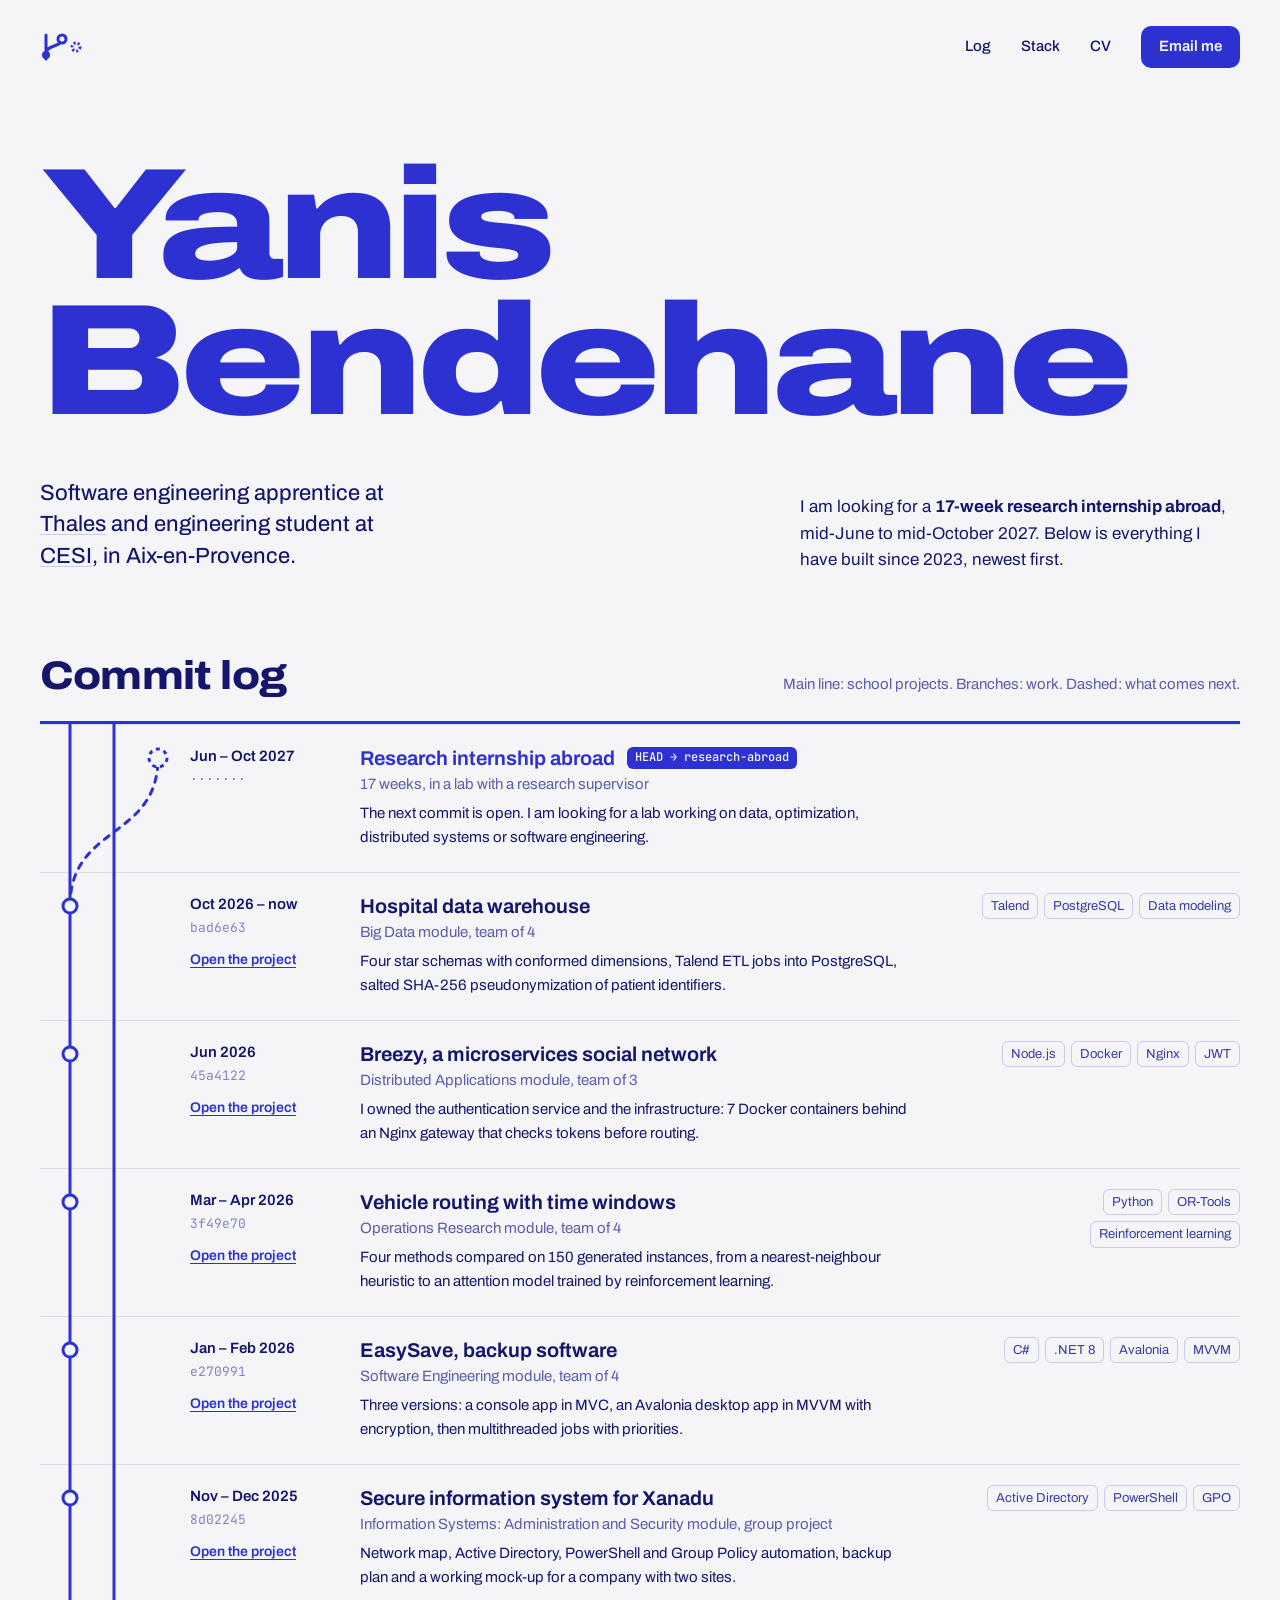
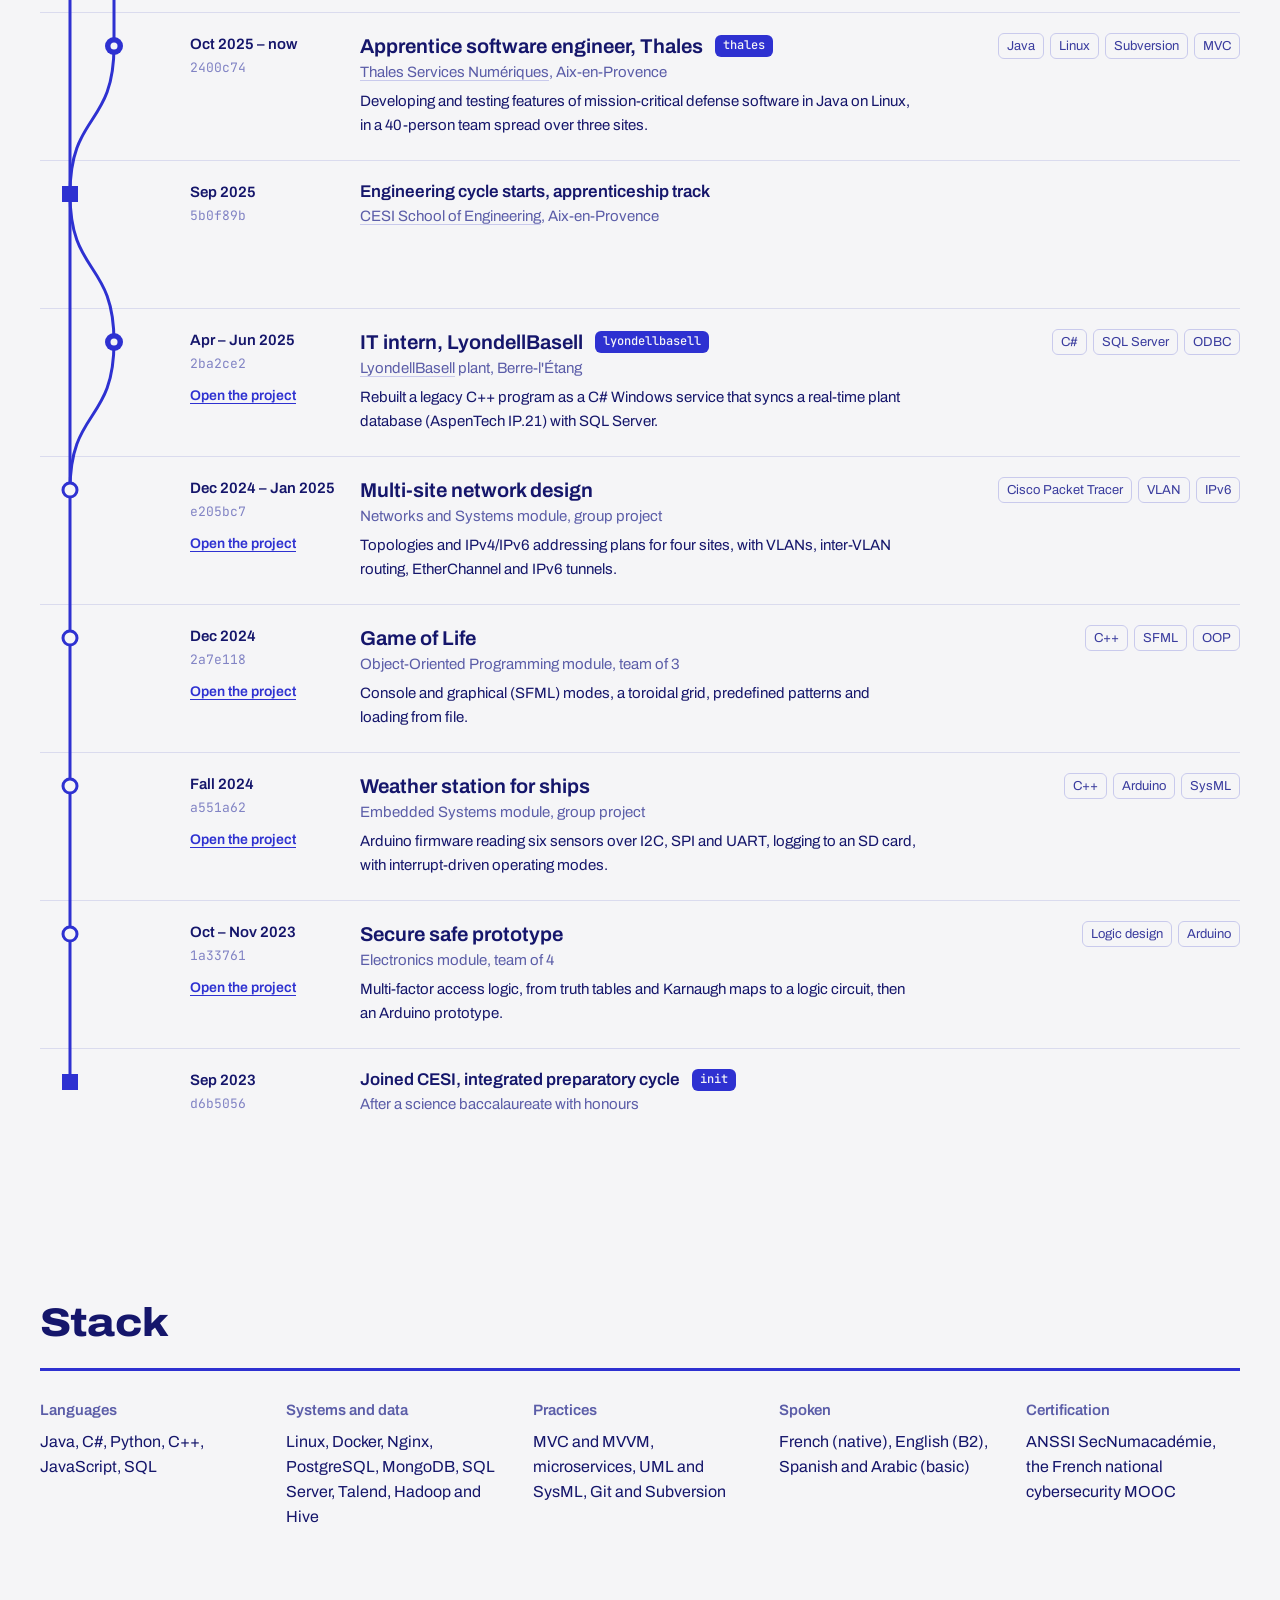
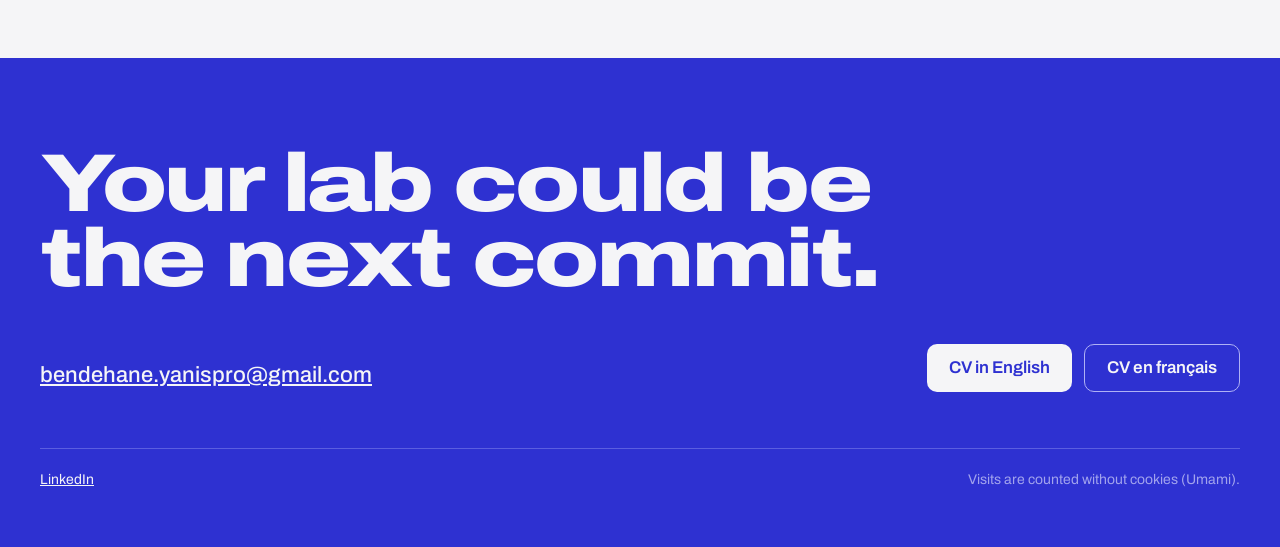
<file: index.html>
<!doctype html>
<html lang="en">
<head>
<meta charset="utf-8">
<meta name="viewport" content="width=device-width, initial-scale=1">
<title>Yanis Bendehane, software engineering student</title>
<meta name="description" content="Apprentice software engineer at Thales and engineering student at CESI. Looking for a research internship abroad, June to October 2027.">
<meta property="og:type" content="website">
<meta property="og:site_name" content="Yanis Bendehane">
<meta property="og:title" content="Yanis Bendehane, software engineering student">
<meta property="og:description" content="Apprentice software engineer at Thales and engineering student at CESI. Looking for a research internship abroad, June to October 2027.">
<meta property="og:image" content="https://yyyanis.github.io/assets/og-v2.png">
<meta property="og:image:width" content="2400">
<meta property="og:image:height" content="1254">
<meta name="twitter:card" content="summary_large_image">
<link rel="icon" href="data:image/svg+xml,%3Csvg xmlns='http://www.w3.org/2000/svg' viewBox='0 0 32 32'%3E%3Crect width='32' height='32' rx='7' fill='%232E31D1'/%3E%3Cpath d='M10 26V6M10 21c0-7 12-6 12-12' fill='none' stroke='white' stroke-width='3' stroke-linecap='round'/%3E%3C/svg%3E">
<link rel="preconnect" href="https://fonts.googleapis.com"><link rel="preconnect" href="https://fonts.gstatic.com" crossorigin><link rel="stylesheet" href="https://fonts.googleapis.com/css2?family=Archivo:wdth,wght@62..125,300..900&family=JetBrains+Mono:wght@400;500&display=swap">
<link rel="stylesheet" href="assets/site.css">
<script src="assets/site.js" defer></script>
<script defer src="https://cloud.umami.is/script.js" data-website-id="d3bdd421-a42a-48f5-9f41-3edd822128b9" data-domains="yyyanis.github.io"></script>
</head>
<body>
<a class="skip" href="#main">Skip to content</a>
<header class="wrap top">
  <a class="brand" href="index.html" aria-label="Yanis Bendehane, home"><svg width="44" height="28" viewBox="0 0 44 28" aria-hidden="true"><path d="M6 26V2M6 20C6 12 22 14 22 6" fill="none" stroke="#2E31D1" stroke-width="3" stroke-linecap="round"/><circle cx="6" cy="22" r="4" fill="#2E31D1"/><circle cx="22" cy="6" r="4" fill="#F5F5F7" stroke="#2E31D1" stroke-width="3"/><circle cx="36" cy="14" r="4" fill="#F5F5F7" stroke="#2E31D1" stroke-width="3" stroke-dasharray="2 2"/></svg><span></span></a>
  <nav aria-label="Main">
    <a href="index.html#log">Log</a>
    <a href="index.html#stack">Stack</a>
    <a href="#cv">CV</a>
    <a class="btn small" href="mailto:bendehane.yanispro@gmail.com" data-umami-event="email-click" data-umami-event-where="header">Email me</a>
  </nav>
</header>
<main id="main">
  <section class="wrap hero">
    <h1 class="name"><span>Yanis</span><span>Bendehane</span></h1>
    <div class="hero-row">
      <p class="intro">Software engineering apprentice at <a class="org" href="https://www.thalesgroup.com/en" target="_blank" rel="noopener" data-umami-event="org-click" data-umami-event-org="Thales">Thales<span class="vh"> (opens in a new tab)</span></a> and engineering student at <a class="org" href="https://www.cesi.fr/en/school/presentation/" target="_blank" rel="noopener" data-umami-event="org-click" data-umami-event-org="CESI">CESI<span class="vh"> (opens in a new tab)</span></a>, in Aix-en-Provence.</p>
      <p class="looking">I am looking for a <strong>17-week research internship abroad</strong>, mid-June to mid-October 2027. Below is everything I have built since 2023, newest first.</p>
    </div>
  </section>
  <section id="log" class="wrap section">
    <div class="sec-head"><h2>Commit log</h2><p>Main line: school projects. Branches: work. Dashed: what comes next.</p></div>
    <ol class="log" style="--h:2072px"><svg class="graph" width="150" height="2072" viewBox="0 0 150 2072" aria-hidden="true"><path class="draw" pathLength="1" d="M30 1958 L30 0" style="animation-delay:0s;animation-duration:2.6s"/><path class="draw" pathLength="1" d="M30 1366 C30 1284.6 74 1299.4 74 1218 L74 1218 C74 1136.6 30 1151.4 30 1070" style="animation-delay:0.9s;animation-duration:0.9s"/><path class="draw" pathLength="1" d="M30 1070 C30 988.6 74 1003.4 74 922 L74 0" style="animation-delay:1.2s;animation-duration:1.6s"/><path class="fade headline" d="M30 182 C30 100.6 118 115.4 118 34" style="animation-delay:2.2s"/><circle class="pop dot-open dashed" cx="118" cy="34" r="9" style="animation-delay:2.8s"/><circle class="pop dot-open" cx="30" cy="182" r="7" style="animation-delay:2.42s"/><circle class="pop dot-open" cx="30" cy="330" r="7" style="animation-delay:2.23s"/><circle class="pop dot-open" cx="30" cy="478" r="7" style="animation-delay:2.05s"/><circle class="pop dot-open" cx="30" cy="626" r="7" style="animation-delay:1.86s"/><circle class="pop dot-open" cx="30" cy="774" r="7" style="animation-delay:1.68s"/><circle class="pop dot-fill" cx="74" cy="922" r="9" style="animation-delay:1.49s"/><circle class="pop dot-hole" cx="74" cy="922" r="3.5" style="animation-delay:1.49s"/><rect class="pop dot-fill" x="22" y="1062" width="16" height="16" transform="rotate(45 30 1070)" style="animation-delay:1.31s"/><circle class="pop dot-fill" cx="74" cy="1218" r="9" style="animation-delay:1.12s"/><circle class="pop dot-hole" cx="74" cy="1218" r="3.5" style="animation-delay:1.12s"/><circle class="pop dot-open" cx="30" cy="1366" r="7" style="animation-delay:0.94s"/><circle class="pop dot-open" cx="30" cy="1514" r="7" style="animation-delay:0.75s"/><circle class="pop dot-open" cx="30" cy="1662" r="7" style="animation-delay:0.57s"/><circle class="pop dot-open" cx="30" cy="1810" r="7" style="animation-delay:0.38s"/><rect class="pop dot-fill" x="22" y="1950" width="16" height="16" transform="rotate(45 30 1958)" style="animation-delay:0.20s"/></svg>
      <li class="row head" style="animation-delay:2.60s">
        <div class="meta"><span class="date">Jun – Oct 2027</span><span class="hash">·······</span></div>
        <div class="body"><h3>Research internship abroad<span class="ref">HEAD → research-abroad</span></h3><p class="ctx">17 weeks, in a lab with a research supervisor</p><p class="txt">The next commit is open. I am looking for a lab working on data, optimization, distributed systems or software engineering.</p></div>
        <ul class="tags" aria-label="Technologies"></ul>
      </li>
      <li class="row " style="animation-delay:2.42s">
        <div class="meta"><span class="date">Oct 2026 – now</span><span class="hash">bad6e63</span><span class="more" aria-hidden="true">Open the project</span></div>
        <div class="body"><h3><a class="row-link" href="projects/chu.html">Hospital data warehouse</a></h3><p class="ctx">Big Data module, team of 4</p><p class="txt">Four star schemas with conformed dimensions, Talend ETL jobs into PostgreSQL, salted SHA-256 pseudonymization of patient identifiers.</p></div>
        <ul class="tags" aria-label="Technologies"><li>Talend</li><li>PostgreSQL</li><li>Data modeling</li></ul>
      </li>
      <li class="row " style="animation-delay:2.23s">
        <div class="meta"><span class="date">Jun 2026</span><span class="hash">45a4122</span><span class="more" aria-hidden="true">Open the project</span></div>
        <div class="body"><h3><a class="row-link" href="projects/breezy.html">Breezy, a microservices social network</a></h3><p class="ctx">Distributed Applications module, team of 3</p><p class="txt">I owned the authentication service and the infrastructure: 7 Docker containers behind an Nginx gateway that checks tokens before routing.</p></div>
        <ul class="tags" aria-label="Technologies"><li>Node.js</li><li>Docker</li><li>Nginx</li><li>JWT</li></ul>
      </li>
      <li class="row " style="animation-delay:2.05s">
        <div class="meta"><span class="date">Mar – Apr 2026</span><span class="hash">3f49e70</span><span class="more" aria-hidden="true">Open the project</span></div>
        <div class="body"><h3><a class="row-link" href="projects/vrptw.html">Vehicle routing with time windows</a></h3><p class="ctx">Operations Research module, team of 4</p><p class="txt">Four methods compared on 150 generated instances, from a nearest-neighbour heuristic to an attention model trained by reinforcement learning.</p></div>
        <ul class="tags" aria-label="Technologies"><li>Python</li><li>OR-Tools</li><li>Reinforcement learning</li></ul>
      </li>
      <li class="row " style="animation-delay:1.86s">
        <div class="meta"><span class="date">Jan – Feb 2026</span><span class="hash">e270991</span><span class="more" aria-hidden="true">Open the project</span></div>
        <div class="body"><h3><a class="row-link" href="projects/easysave.html">EasySave, backup software</a></h3><p class="ctx">Software Engineering module, team of 4</p><p class="txt">Three versions: a console app in MVC, an Avalonia desktop app in MVVM with encryption, then multithreaded jobs with priorities.</p></div>
        <ul class="tags" aria-label="Technologies"><li>C#</li><li>.NET 8</li><li>Avalonia</li><li>MVVM</li></ul>
      </li>
      <li class="row " style="animation-delay:1.68s">
        <div class="meta"><span class="date">Nov – Dec 2025</span><span class="hash">8d02245</span><span class="more" aria-hidden="true">Open the project</span></div>
        <div class="body"><h3><a class="row-link" href="projects/xanadu.html">Secure information system for Xanadu</a></h3><p class="ctx">Information Systems: Administration and Security module, group project</p><p class="txt">Network map, Active Directory, PowerShell and Group Policy automation, backup plan and a working mock-up for a company with two sites.</p></div>
        <ul class="tags" aria-label="Technologies"><li>Active Directory</li><li>PowerShell</li><li>GPO</li></ul>
      </li>
      <li class="row " style="animation-delay:1.49s">
        <div class="meta"><span class="date">Oct 2025 – now</span><span class="hash">2400c74</span></div>
        <div class="body"><h3>Apprentice software engineer, Thales<span class="ref">thales</span></h3><p class="ctx"><a class="org" href="https://www.thalesgroup.com/en" target="_blank" rel="noopener" data-umami-event="org-click" data-umami-event-org="Thales">Thales Services Numériques<span class="vh"> (opens in a new tab)</span></a>, Aix-en-Provence</p><p class="txt">Developing and testing features of mission-critical defense software in Java on Linux, in a 40-person team spread over three sites.</p></div>
        <ul class="tags" aria-label="Technologies"><li>Java</li><li>Linux</li><li>Subversion</li><li>MVC</li></ul>
      </li>
      <li class="row ms" style="animation-delay:1.31s">
        <div class="meta"><span class="date">Sep 2025</span><span class="hash">5b0f89b</span></div>
        <div class="body"><h3>Engineering cycle starts, apprenticeship track</h3><p class="ctx"><a class="org" href="https://www.cesi.fr/en/school/presentation/" target="_blank" rel="noopener" data-umami-event="org-click" data-umami-event-org="CESI">CESI School of Engineering<span class="vh"> (opens in a new tab)</span></a>, Aix-en-Provence</p></div>
        <ul class="tags" aria-label="Technologies"></ul>
      </li>
      <li class="row " style="animation-delay:1.12s">
        <div class="meta"><span class="date">Apr – Jun 2025</span><span class="hash">2ba2ce2</span><span class="more" aria-hidden="true">Open the project</span></div>
        <div class="body"><h3><a class="row-link" href="projects/lyondellbasell.html">IT intern, LyondellBasell</a><span class="ref">lyondellbasell</span></h3><p class="ctx"><a class="org" href="https://www.lyondellbasell.com/en/about-us/" target="_blank" rel="noopener" data-umami-event="org-click" data-umami-event-org="LyondellBasell">LyondellBasell<span class="vh"> (opens in a new tab)</span></a> plant, Berre-l&#x27;Étang</p><p class="txt">Rebuilt a legacy C++ program as a C# Windows service that syncs a real-time plant database (AspenTech IP.21) with SQL Server.</p></div>
        <ul class="tags" aria-label="Technologies"><li>C#</li><li>SQL Server</li><li>ODBC</li></ul>
      </li>
      <li class="row " style="animation-delay:0.94s">
        <div class="meta"><span class="date">Dec 2024 – Jan 2025</span><span class="hash">e205bc7</span><span class="more" aria-hidden="true">Open the project</span></div>
        <div class="body"><h3><a class="row-link" href="projects/network.html">Multi-site network design</a></h3><p class="ctx">Networks and Systems module, group project</p><p class="txt">Topologies and IPv4/IPv6 addressing plans for four sites, with VLANs, inter-VLAN routing, EtherChannel and IPv6 tunnels.</p></div>
        <ul class="tags" aria-label="Technologies"><li>Cisco Packet Tracer</li><li>VLAN</li><li>IPv6</li></ul>
      </li>
      <li class="row " style="animation-delay:0.75s">
        <div class="meta"><span class="date">Dec 2024</span><span class="hash">2a7e118</span><span class="more" aria-hidden="true">Open the project</span></div>
        <div class="body"><h3><a class="row-link" href="projects/game-of-life.html">Game of Life</a></h3><p class="ctx">Object-Oriented Programming module, team of 3</p><p class="txt">Console and graphical (SFML) modes, a toroidal grid, predefined patterns and loading from file.</p></div>
        <ul class="tags" aria-label="Technologies"><li>C++</li><li>SFML</li><li>OOP</li></ul>
      </li>
      <li class="row " style="animation-delay:0.57s">
        <div class="meta"><span class="date">Fall 2024</span><span class="hash">a551a62</span><span class="more" aria-hidden="true">Open the project</span></div>
        <div class="body"><h3><a class="row-link" href="projects/weather-station.html">Weather station for ships</a></h3><p class="ctx">Embedded Systems module, group project</p><p class="txt">Arduino firmware reading six sensors over I2C, SPI and UART, logging to an SD card, with interrupt-driven operating modes.</p></div>
        <ul class="tags" aria-label="Technologies"><li>C++</li><li>Arduino</li><li>SysML</li></ul>
      </li>
      <li class="row " style="animation-delay:0.38s">
        <div class="meta"><span class="date">Oct – Nov 2023</span><span class="hash">1a33761</span><span class="more" aria-hidden="true">Open the project</span></div>
        <div class="body"><h3><a class="row-link" href="projects/secure-safe.html">Secure safe prototype</a></h3><p class="ctx">Electronics module, team of 4</p><p class="txt">Multi-factor access logic, from truth tables and Karnaugh maps to a logic circuit, then an Arduino prototype.</p></div>
        <ul class="tags" aria-label="Technologies"><li>Logic design</li><li>Arduino</li></ul>
      </li>
      <li class="row ms" style="animation-delay:0.20s">
        <div class="meta"><span class="date">Sep 2023</span><span class="hash">d6b5056</span></div>
        <div class="body"><h3>Joined CESI, integrated preparatory cycle<span class="ref">init</span></h3><p class="ctx">After a science baccalaureate with honours</p></div>
        <ul class="tags" aria-label="Technologies"></ul>
      </li>
    </ol>
  </section>
  <section id="stack" class="wrap section">
    <div class="sec-head"><h2>Stack</h2></div>
    <div class="stack"><div><h3>Languages</h3><p>Java, C#, Python, C++, JavaScript, SQL</p></div><div><h3>Systems and data</h3><p>Linux, Docker, Nginx, PostgreSQL, MongoDB, SQL Server, Talend, Hadoop and Hive</p></div><div><h3>Practices</h3><p>MVC and MVVM, microservices, UML and SysML, Git and Subversion</p></div><div><h3>Spoken</h3><p>French (native), English (B2), Spanish and Arabic (basic)</p></div><div><h3>Certification</h3><p>ANSSI SecNumacadémie, the French national cybersecurity MOOC</p></div></div>
  </section>
</main>
<footer id="cv" class="foot">
  <div class="wrap">
    <p class="foot-line big">Your lab could be<br>the next commit.</p>
    <div class="foot-row">
      <a class="foot-mail" href="mailto:bendehane.yanispro@gmail.com" data-umami-event="email-click" data-umami-event-where="footer">bendehane.yanispro@gmail.com</a>
      <div class="foot-btns">
        <a class="btn light" data-cv="en" data-umami-event="cv-download" data-umami-event-lang="en" data-umami-event-profile="general" href="cv/Yanis_Bendehane_CV_00_general_en.pdf" download>CV in English</a>
        <a class="btn ghost" data-cv="fr" data-umami-event="cv-download" data-umami-event-lang="fr" data-umami-event-profile="general" href="cv/Yanis_Bendehane_CV_00_general_fr.pdf" download>CV en français</a>
      </div>
    </div>
    <div class="foot-meta"><a href="https://www.linkedin.com/in/yanisb9/" data-umami-event="linkedin-click">LinkedIn</a><span class="foot-note">Visits are counted without cookies (Umami).</span></div>
  </div>
</footer>
<script>window.CV_FILES={"general": "00_general", "software": "01_software", "data": "02_data-ai", "embedded": "03_embedded-iot", "network": "04_networks-security", "web": "05_web-backend"};window.SITE_ROOT="";</script>
</body>
</html>
</file>
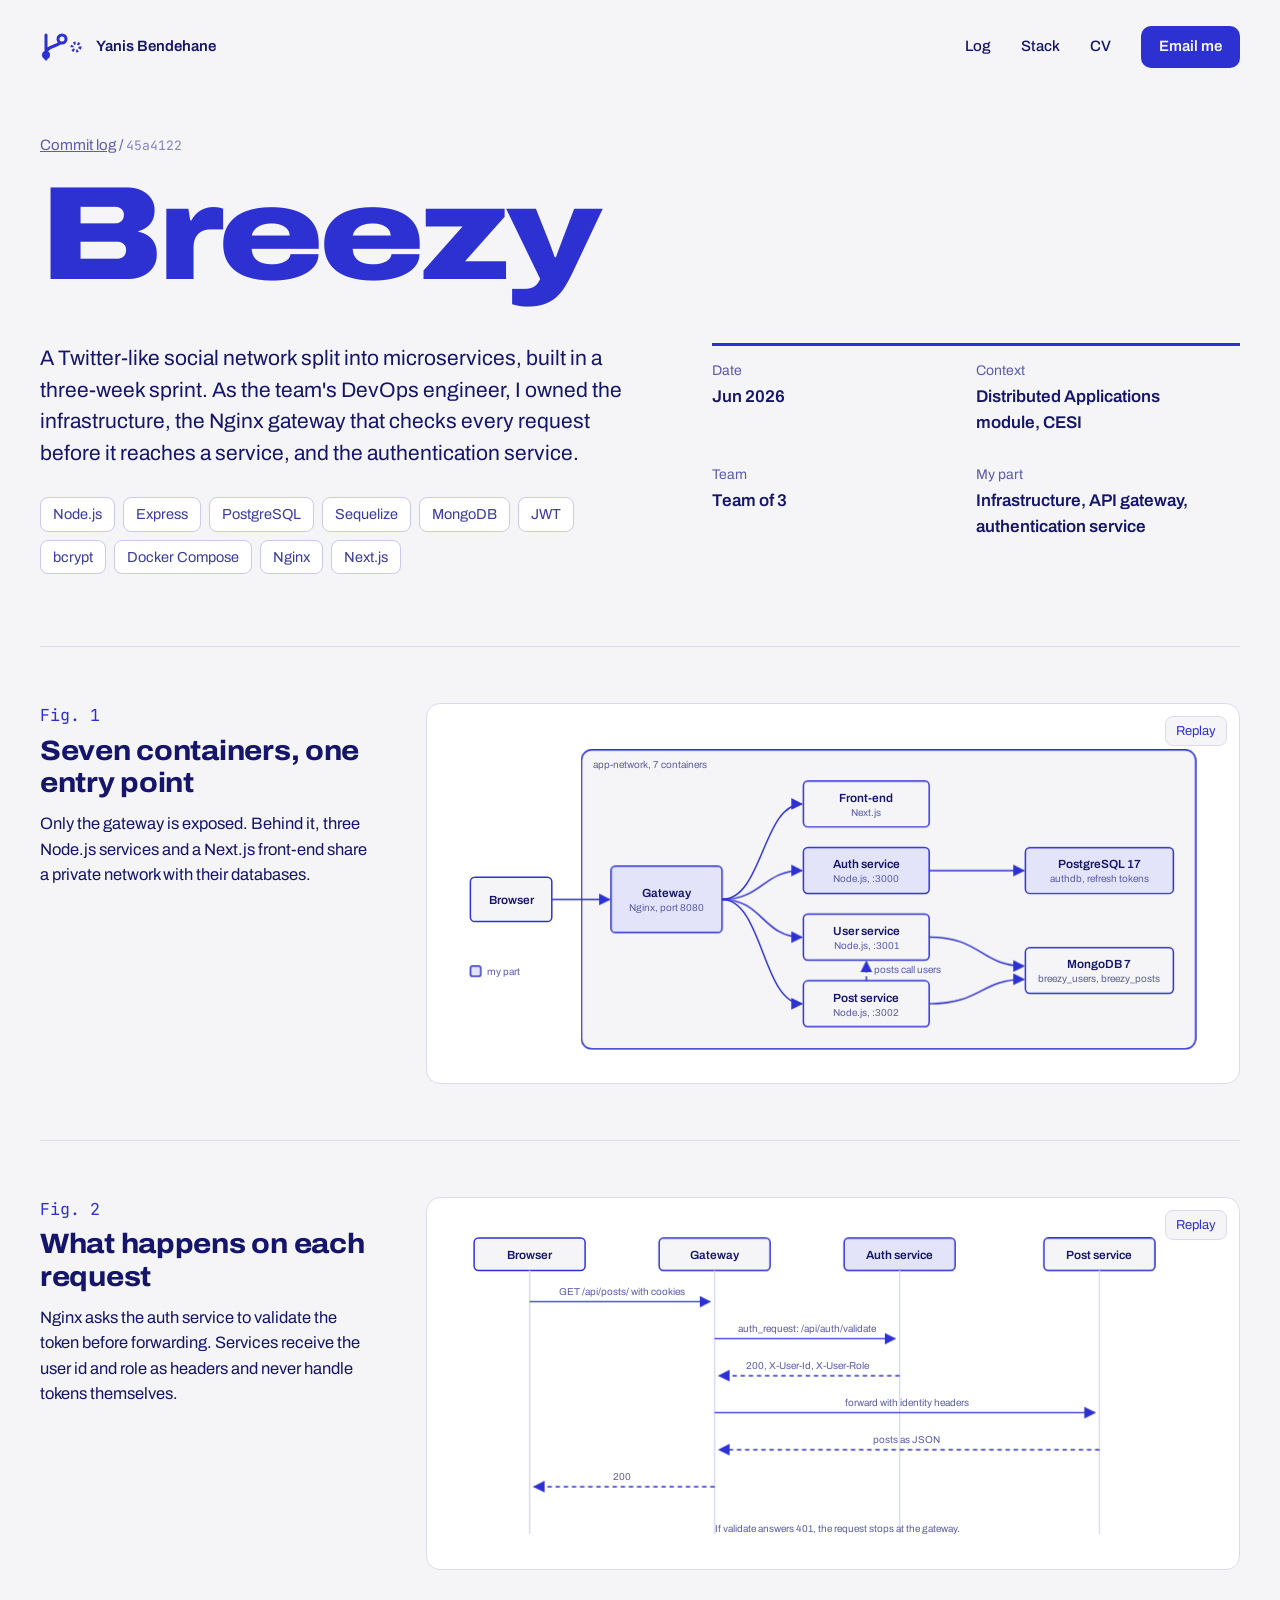
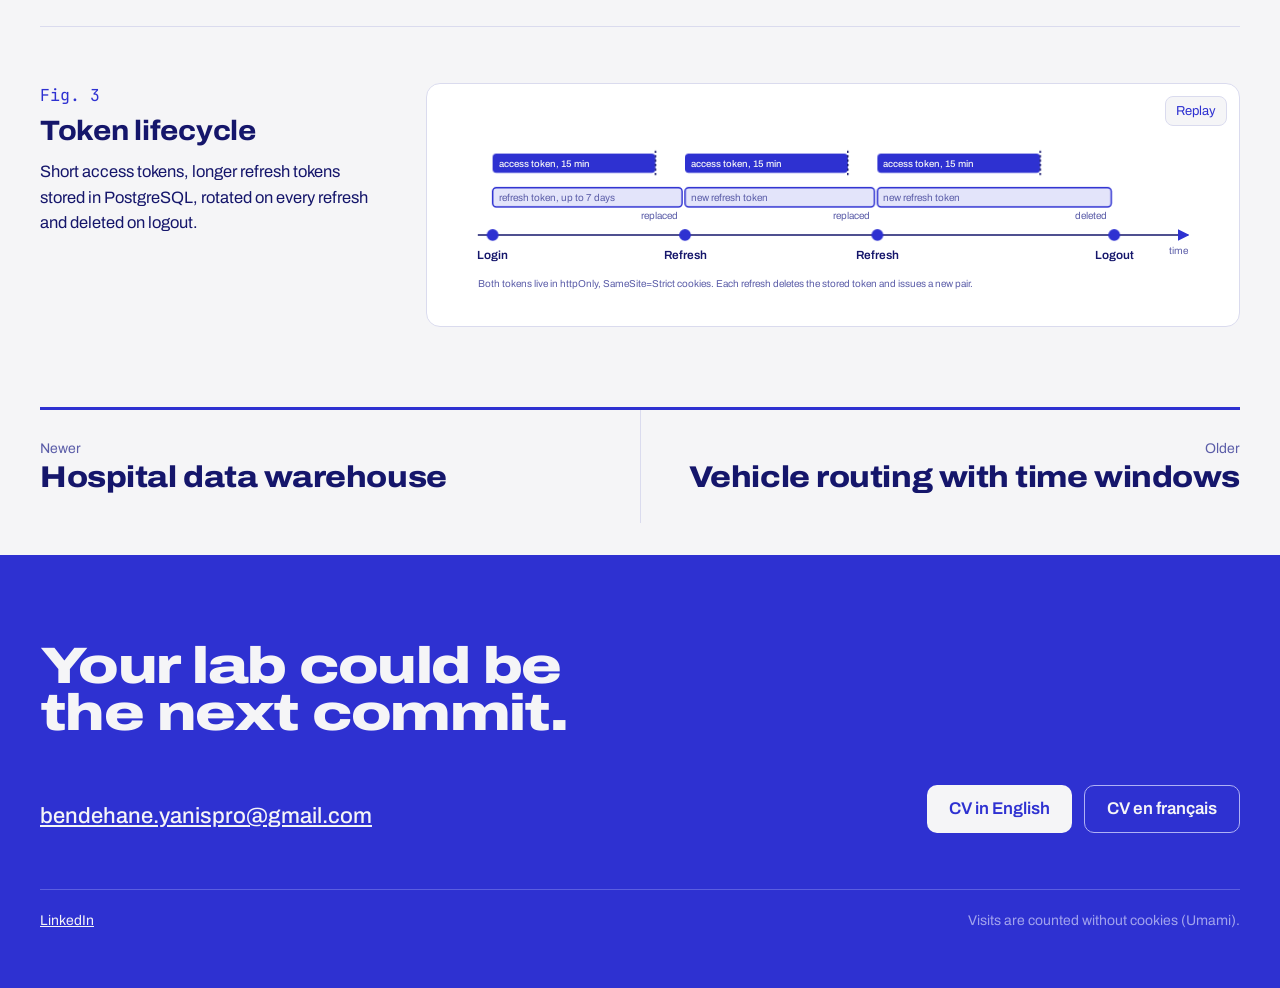
<file: projects/breezy.html>
<!doctype html>
<html lang="en">
<head>
<meta charset="utf-8">
<meta name="viewport" content="width=device-width, initial-scale=1">
<title>Breezy, a microservices social network, Yanis Bendehane</title>
<meta name="description" content="A Twitter-like social network split into microservices, built in a three-week sprint. As the team&#x27;s DevOps engineer, I owned the infrastructure, the N">
<meta property="og:type" content="website">
<meta property="og:site_name" content="Yanis Bendehane">
<meta property="og:title" content="Breezy, a microservices social network, Yanis Bendehane">
<meta property="og:description" content="A Twitter-like social network split into microservices, built in a three-week sprint. As the team&#x27;s DevOps engineer, I owned the infrastructure, the N">
<meta property="og:image" content="https://yyyanis.github.io/assets/og-v2.png">
<meta property="og:image:width" content="2400">
<meta property="og:image:height" content="1254">
<meta name="twitter:card" content="summary_large_image">
<link rel="icon" href="data:image/svg+xml,%3Csvg xmlns='http://www.w3.org/2000/svg' viewBox='0 0 32 32'%3E%3Crect width='32' height='32' rx='7' fill='%232E31D1'/%3E%3Cpath d='M10 26V6M10 21c0-7 12-6 12-12' fill='none' stroke='white' stroke-width='3' stroke-linecap='round'/%3E%3C/svg%3E">
<link rel="preconnect" href="https://fonts.googleapis.com"><link rel="preconnect" href="https://fonts.gstatic.com" crossorigin><link rel="stylesheet" href="https://fonts.googleapis.com/css2?family=Archivo:wdth,wght@62..125,300..900&family=JetBrains+Mono:wght@400;500&display=swap">
<link rel="stylesheet" href="../assets/site.css">
<script src="../assets/site.js" defer></script>
<script defer src="https://cloud.umami.is/script.js" data-website-id="d3bdd421-a42a-48f5-9f41-3edd822128b9" data-domains="yyyanis.github.io"></script>
</head>
<body>
<a class="skip" href="#main">Skip to content</a>
<header class="wrap top">
  <a class="brand" href="../index.html" aria-label="Yanis Bendehane, home"><svg width="44" height="28" viewBox="0 0 44 28" aria-hidden="true"><path d="M6 26V2M6 20C6 12 22 14 22 6" fill="none" stroke="#2E31D1" stroke-width="3" stroke-linecap="round"/><circle cx="6" cy="22" r="4" fill="#2E31D1"/><circle cx="22" cy="6" r="4" fill="#F5F5F7" stroke="#2E31D1" stroke-width="3"/><circle cx="36" cy="14" r="4" fill="#F5F5F7" stroke="#2E31D1" stroke-width="3" stroke-dasharray="2 2"/></svg><span>Yanis Bendehane</span></a>
  <nav aria-label="Main">
    <a href="../index.html#log">Log</a>
    <a href="../index.html#stack">Stack</a>
    <a href="#cv">CV</a>
    <a class="btn small" href="mailto:bendehane.yanispro@gmail.com" data-umami-event="email-click" data-umami-event-where="header">Email me</a>
  </nav>
</header>
<main id="main" class="wrap">
  <p class="crumb"><a href="../index.html#log">Commit log</a> <span aria-hidden="true">/</span> <span class="hash">45a4122</span></p>
  <h1 class="title" style="--w:6"><span>Breezy</span></h1>
  
  <div class="case-head">
    <div><p class="lead">A Twitter-like social network split into microservices, built in a three-week sprint. As the team&#x27;s DevOps engineer, I owned the infrastructure, the Nginx gateway that checks every request before it reaches a service, and the authentication service.</p><ul class="chips" aria-label="Technologies"><li>Node.js</li><li>Express</li><li>PostgreSQL</li><li>Sequelize</li><li>MongoDB</li><li>JWT</li><li>bcrypt</li><li>Docker Compose</li><li>Nginx</li><li>Next.js</li></ul></div>
    <dl class="meta-grid"><div><dt>Date</dt><dd>Jun 2026</dd></div><div><dt>Context</dt><dd>Distributed Applications module, CESI</dd></div><div><dt>Team</dt><dd>Team of 3</dd></div><div><dt>My part</dt><dd>Infrastructure, API gateway, authentication service</dd></div></dl>
  </div>
  
    <section class="fig" aria-labelledby="f1">
      <div class="fig-text"><p class="fnum">Fig. 1</p><h2 id="f1">Seven containers, one entry point</h2><p>Only the gateway is exposed. Behind it, three Node.js services and a Next.js front-end share a private network with their databases.</p></div>
      <figure class="fig-panel"><svg viewBox="0 0 1000 420" role="img" style="width:100%;height:auto;display:block;overflow:visible"><defs><marker id="ah" viewBox="0 0 10 10" refX="9" refY="5" markerWidth="8" markerHeight="8" orient="auto-start-reverse"><path d="M0 0L10 5L0 10z" fill="#2E31D1"/></marker></defs><rect class="fade" pathLength="1" x="160" y="8" width="830" height="404" rx="14" fill="#F5F5F7" stroke="#2E31D1" stroke-width="2" stroke-dasharray="5 5" style="animation-delay:0.00s"/><text class="lbl sub" x="176" y="32" text-anchor="start" style="animation-delay:0.30s">app-network, 7 containers</text><rect class="draw" pathLength="1" x="10" y="180" width="110" height="60" rx="6" fill="#F5F5F7" stroke="#2E31D1" stroke-width="2" style="animation-delay:0.10s"/><text class="lbl" x="65.0" y="216.0" text-anchor="middle" style="animation-delay:0.45s">Browser</text><rect class="draw" pathLength="1" x="200" y="165" width="150" height="90" rx="6" fill="#E3E4FA" stroke="#2E31D1" stroke-width="2" style="animation-delay:0.30s"/><text class="lbl" x="275.0" y="207.0" text-anchor="middle" style="animation-delay:0.65s">Gateway</text><text class="lbl sub" x="275.0" y="226.0" text-anchor="middle" style="animation-delay:0.70s">Nginx, port 8080</text><path class="draw" pathLength="1" d="M120 210 L198 210" fill="none" stroke="#2E31D1" stroke-width="2" marker-end="url(#ah)" style="animation-delay:0.50s"/><rect class="draw" pathLength="1" x="460" y="50" width="170" height="62" rx="6" fill="#F5F5F7" stroke="#2E31D1" stroke-width="2" style="animation-delay:0.70s"/><text class="lbl" x="545.0" y="78.0" text-anchor="middle" style="animation-delay:1.05s">Front-end</text><text class="lbl sub" x="545.0" y="97.0" text-anchor="middle" style="animation-delay:1.10s">Next.js</text><path class="draw" pathLength="1" d="M350 210 C405 210 405 81 458 81" fill="none" stroke="#2E31D1" stroke-width="2" marker-end="url(#ah)" style="animation-delay:0.80s"/><rect class="draw" pathLength="1" x="460" y="140" width="170" height="62" rx="6" fill="#E3E4FA" stroke="#2E31D1" stroke-width="2" style="animation-delay:0.82s"/><text class="lbl" x="545.0" y="168.0" text-anchor="middle" style="animation-delay:1.17s">Auth service</text><text class="lbl sub" x="545.0" y="187.0" text-anchor="middle" style="animation-delay:1.22s">Node.js, :3000</text><path class="draw" pathLength="1" d="M350 210 C405 210 405 171 458 171" fill="none" stroke="#2E31D1" stroke-width="2" marker-end="url(#ah)" style="animation-delay:0.92s"/><rect class="draw" pathLength="1" x="460" y="230" width="170" height="62" rx="6" fill="#F5F5F7" stroke="#2E31D1" stroke-width="2" style="animation-delay:0.94s"/><text class="lbl" x="545.0" y="258.0" text-anchor="middle" style="animation-delay:1.29s">User service</text><text class="lbl sub" x="545.0" y="277.0" text-anchor="middle" style="animation-delay:1.34s">Node.js, :3001</text><path class="draw" pathLength="1" d="M350 210 C405 210 405 261 458 261" fill="none" stroke="#2E31D1" stroke-width="2" marker-end="url(#ah)" style="animation-delay:1.04s"/><rect class="draw" pathLength="1" x="460" y="320" width="170" height="62" rx="6" fill="#F5F5F7" stroke="#2E31D1" stroke-width="2" style="animation-delay:1.06s"/><text class="lbl" x="545.0" y="348.0" text-anchor="middle" style="animation-delay:1.41s">Post service</text><text class="lbl sub" x="545.0" y="367.0" text-anchor="middle" style="animation-delay:1.46s">Node.js, :3002</text><path class="draw" pathLength="1" d="M350 210 C405 210 405 351 458 351" fill="none" stroke="#2E31D1" stroke-width="2" marker-end="url(#ah)" style="animation-delay:1.16s"/><rect class="draw" pathLength="1" x="760" y="140" width="200" height="62" rx="6" fill="#E3E4FA" stroke="#2E31D1" stroke-width="2" style="animation-delay:1.40s"/><text class="lbl" x="860.0" y="168.0" text-anchor="middle" style="animation-delay:1.75s">PostgreSQL 17</text><text class="lbl sub" x="860.0" y="187.0" text-anchor="middle" style="animation-delay:1.80s">authdb, refresh tokens</text><rect class="draw" pathLength="1" x="760" y="275" width="200" height="62" rx="6" fill="#F5F5F7" stroke="#2E31D1" stroke-width="2" style="animation-delay:1.50s"/><text class="lbl" x="860.0" y="303.0" text-anchor="middle" style="animation-delay:1.85s">MongoDB 7</text><text class="lbl sub" x="860.0" y="322.0" text-anchor="middle" style="animation-delay:1.90s">breezy_users, breezy_posts</text><path class="draw" pathLength="1" d="M630 171 L758 171" fill="none" stroke="#2E31D1" stroke-width="2" marker-end="url(#ah)" style="animation-delay:1.60s"/><path class="draw" pathLength="1" d="M630 261 C700 261 700 300 758 300" fill="none" stroke="#2E31D1" stroke-width="2" marker-end="url(#ah)" style="animation-delay:1.70s"/><path class="draw" pathLength="1" d="M630 351 C700 351 700 318 758 318" fill="none" stroke="#2E31D1" stroke-width="2" marker-end="url(#ah)" style="animation-delay:1.75s"/><path class="fade" d="M545 320 L545 294" fill="none" stroke="#2E31D1" stroke-width="2" stroke-dasharray="6 5" marker-end="url(#ah)" style="animation-delay:1.90s"/><text class="lbl sub" x="555" y="309" text-anchor="start" style="animation-delay:2.00s">posts call users</text><rect class="pop" x="10" y="300" width="14" height="14" rx="3" fill="#E3E4FA" stroke="#2E31D1" stroke-width="2" style="animation-delay:2.1s"/><text class="lbl sub" x="32" y="312" text-anchor="start" style="animation-delay:2.10s">my part</text></svg><button type="button" class="replay">Replay</button></figure>
    </section>
    <section class="fig" aria-labelledby="f2">
      <div class="fig-text"><p class="fnum">Fig. 2</p><h2 id="f2">What happens on each request</h2><p>Nginx asks the auth service to validate the token before forwarding. Services receive the user id and role as headers and never handle tokens themselves.</p></div>
      <figure class="fig-panel"><svg viewBox="0 0 1000 410" role="img" style="width:100%;height:auto;display:block;overflow:visible"><defs><marker id="ah" viewBox="0 0 10 10" refX="9" refY="5" markerWidth="8" markerHeight="8" orient="auto-start-reverse"><path d="M0 0L10 5L0 10z" fill="#2E31D1"/></marker></defs><rect class="draw" pathLength="1" x="15" y="0" width="150" height="44" rx="6" fill="#F5F5F7" stroke="#2E31D1" stroke-width="2" style="animation-delay:0.00s"/><text class="lbl" x="90.0" y="28.0" text-anchor="middle" style="animation-delay:0.35s">Browser</text><path class="draw" pathLength="1" d="M90 44 L90 400" stroke="#DADBEE" stroke-width="2" stroke-dasharray="1" style="animation-delay:0.30s"/><rect class="draw" pathLength="1" x="265" y="0" width="150" height="44" rx="6" fill="#F5F5F7" stroke="#2E31D1" stroke-width="2" style="animation-delay:0.10s"/><text class="lbl" x="340.0" y="28.0" text-anchor="middle" style="animation-delay:0.45s">Gateway</text><path class="draw" pathLength="1" d="M340 44 L340 400" stroke="#DADBEE" stroke-width="2" stroke-dasharray="1" style="animation-delay:0.40s"/><rect class="draw" pathLength="1" x="515" y="0" width="150" height="44" rx="6" fill="#E3E4FA" stroke="#2E31D1" stroke-width="2" style="animation-delay:0.20s"/><text class="lbl" x="590.0" y="28.0" text-anchor="middle" style="animation-delay:0.55s">Auth service</text><path class="draw" pathLength="1" d="M590 44 L590 400" stroke="#DADBEE" stroke-width="2" stroke-dasharray="1" style="animation-delay:0.50s"/><rect class="draw" pathLength="1" x="785" y="0" width="150" height="44" rx="6" fill="#F5F5F7" stroke="#2E31D1" stroke-width="2" style="animation-delay:0.30s"/><text class="lbl" x="860.0" y="28.0" text-anchor="middle" style="animation-delay:0.65s">Post service</text><path class="draw" pathLength="1" d="M860 44 L860 400" stroke="#DADBEE" stroke-width="2" stroke-dasharray="1" style="animation-delay:0.60s"/><path class="draw" pathLength="1" d="M90 86 L334 86" fill="none" stroke="#2E31D1" stroke-width="2" marker-end="url(#ah)" style="animation-delay:0.80s"/><text class="lbl sub" x="215.0" y="77" text-anchor="middle" style="animation-delay:0.95s">GET /api/posts/ with cookies</text><path class="draw" pathLength="1" d="M340 136 L584 136" fill="none" stroke="#2E31D1" stroke-width="2" marker-end="url(#ah)" style="animation-delay:1.25s"/><text class="lbl sub" x="465.0" y="127" text-anchor="middle" style="animation-delay:1.40s">auth_request: /api/auth/validate</text><path class="fade" d="M590 186 L346 186" fill="none" stroke="#2E31D1" stroke-width="2" stroke-dasharray="6 5" marker-end="url(#ah)" style="animation-delay:1.70s"/><text class="lbl sub" x="465.0" y="177" text-anchor="middle" style="animation-delay:1.85s">200, X-User-Id, X-User-Role</text><path class="draw" pathLength="1" d="M340 236 L854 236" fill="none" stroke="#2E31D1" stroke-width="2" marker-end="url(#ah)" style="animation-delay:2.15s"/><text class="lbl sub" x="600.0" y="227" text-anchor="middle" style="animation-delay:2.30s">forward with identity headers</text><path class="fade" d="M860 286 L346 286" fill="none" stroke="#2E31D1" stroke-width="2" stroke-dasharray="6 5" marker-end="url(#ah)" style="animation-delay:2.60s"/><text class="lbl sub" x="600.0" y="277" text-anchor="middle" style="animation-delay:2.75s">posts as JSON</text><path class="fade" d="M340 336 L96 336" fill="none" stroke="#2E31D1" stroke-width="2" stroke-dasharray="6 5" marker-end="url(#ah)" style="animation-delay:3.05s"/><text class="lbl sub" x="215.0" y="327" text-anchor="middle" style="animation-delay:3.20s">200</text><text class="lbl sub" x="340" y="398" text-anchor="start" style="animation-delay:3.60s">If validate answers 401, the request stops at the gateway.</text></svg><button type="button" class="replay">Replay</button></figure>
    </section>
    <section class="fig" aria-labelledby="f3">
      <div class="fig-text"><p class="fnum">Fig. 3</p><h2 id="f3">Token lifecycle</h2><p>Short access tokens, longer refresh tokens stored in PostgreSQL, rotated on every refresh and deleted on logout.</p></div>
      <figure class="fig-panel"><svg viewBox="0 0 1000 235" role="img" style="width:100%;height:auto;display:block;overflow:visible"><defs><marker id="ah" viewBox="0 0 10 10" refX="9" refY="5" markerWidth="8" markerHeight="8" orient="auto-start-reverse"><path d="M0 0L10 5L0 10z" fill="#2E31D1"/></marker></defs><path class="draw" pathLength="1" d="M20 150 L980 150" stroke="#15166B" stroke-width="2" marker-end="url(#ah)" style="animation-delay:0s"/><text class="lbl sub" x="980" y="176" text-anchor="end" style="animation-delay:0.40s">time</text><circle class="pop" cx="40" cy="150" r="8" fill="#2E31D1" style="animation-delay:0.40s"/><text class="lbl" x="40" y="182" text-anchor="middle" style="animation-delay:0.50s">Login</text><circle class="pop" cx="300" cy="150" r="8" fill="#2E31D1" style="animation-delay:0.90s"/><text class="lbl" x="300" y="182" text-anchor="middle" style="animation-delay:1.00s">Refresh</text><circle class="pop" cx="560" cy="150" r="8" fill="#2E31D1" style="animation-delay:1.40s"/><text class="lbl" x="560" y="182" text-anchor="middle" style="animation-delay:1.50s">Refresh</text><circle class="pop" cx="880" cy="150" r="8" fill="#2E31D1" style="animation-delay:1.90s"/><text class="lbl" x="880" y="182" text-anchor="middle" style="animation-delay:2.00s">Logout</text><rect class="grow" x="40" y="40" width="220" height="26" rx="5" fill="#2E31D1" style="animation-delay:0.50s"/><text class="lbl inv" x="48" y="58" text-anchor="start" style="animation-delay:0.80s">access token, 15 min</text><path class="fade" d="M260 36 L260 70" stroke="#15166B" stroke-width="2" stroke-dasharray="3 3" style="animation-delay:0.90s"/><rect class="grow" x="300" y="40" width="220" height="26" rx="5" fill="#2E31D1" style="animation-delay:1.00s"/><text class="lbl inv" x="308" y="58" text-anchor="start" style="animation-delay:1.30s">access token, 15 min</text><path class="fade" d="M520 36 L520 70" stroke="#15166B" stroke-width="2" stroke-dasharray="3 3" style="animation-delay:1.40s"/><rect class="grow" x="560" y="40" width="220" height="26" rx="5" fill="#2E31D1" style="animation-delay:1.50s"/><text class="lbl inv" x="568" y="58" text-anchor="start" style="animation-delay:1.80s">access token, 15 min</text><path class="fade" d="M780 36 L780 70" stroke="#15166B" stroke-width="2" stroke-dasharray="3 3" style="animation-delay:1.90s"/><rect class="grow" x="40" y="86" width="256" height="26" rx="5" fill="#E3E4FA" stroke="#2E31D1" stroke-width="2" style="animation-delay:0.60s"/><text class="lbl sub" x="48" y="104" text-anchor="start" style="animation-delay:0.90s">refresh token, up to 7 days</text><text class="lbl sub" x="290" y="128" text-anchor="end" style="animation-delay:1.00s">replaced</text><rect class="grow" x="300" y="86" width="256" height="26" rx="5" fill="#E3E4FA" stroke="#2E31D1" stroke-width="2" style="animation-delay:1.10s"/><text class="lbl sub" x="308" y="104" text-anchor="start" style="animation-delay:1.40s">new refresh token</text><text class="lbl sub" x="550" y="128" text-anchor="end" style="animation-delay:1.50s">replaced</text><rect class="grow" x="560" y="86" width="316" height="26" rx="5" fill="#E3E4FA" stroke="#2E31D1" stroke-width="2" style="animation-delay:1.60s"/><text class="lbl sub" x="568" y="104" text-anchor="start" style="animation-delay:1.90s">new refresh token</text><text class="lbl sub" x="870" y="128" text-anchor="end" style="animation-delay:2.00s">deleted</text><text class="lbl sub" x="20" y="220" text-anchor="start" style="animation-delay:2.40s">Both tokens live in httpOnly, SameSite=Strict cookies. Each refresh deletes the stored token and issues a new pair.</text></svg><button type="button" class="replay">Replay</button></figure>
    </section>
  <nav class="pn" aria-label="Other projects"><a href="chu.html"><small>Newer</small><strong>Hospital data warehouse</strong></a><a class="older" href="vrptw.html"><small>Older</small><strong>Vehicle routing with time windows</strong></a></nav>
</main>
<footer id="cv" class="foot">
  <div class="wrap">
    <p class="foot-line ">Your lab could be<br>the next commit.</p>
    <div class="foot-row">
      <a class="foot-mail" href="mailto:bendehane.yanispro@gmail.com" data-umami-event="email-click" data-umami-event-where="footer">bendehane.yanispro@gmail.com</a>
      <div class="foot-btns">
        <a class="btn light" data-cv="en" data-umami-event="cv-download" data-umami-event-lang="en" data-umami-event-profile="general" href="../cv/Yanis_Bendehane_CV_00_general_en.pdf" download>CV in English</a>
        <a class="btn ghost" data-cv="fr" data-umami-event="cv-download" data-umami-event-lang="fr" data-umami-event-profile="general" href="../cv/Yanis_Bendehane_CV_00_general_fr.pdf" download>CV en français</a>
      </div>
    </div>
    <div class="foot-meta"><a href="https://www.linkedin.com/in/yanisb9/" data-umami-event="linkedin-click">LinkedIn</a><span class="foot-note">Visits are counted without cookies (Umami).</span></div>
  </div>
</footer>
<script>window.CV_FILES={"general": "00_general", "software": "01_software", "data": "02_data-ai", "embedded": "03_embedded-iot", "network": "04_networks-security", "web": "05_web-backend"};window.SITE_ROOT="../";</script>
</body>
</html>
</file>
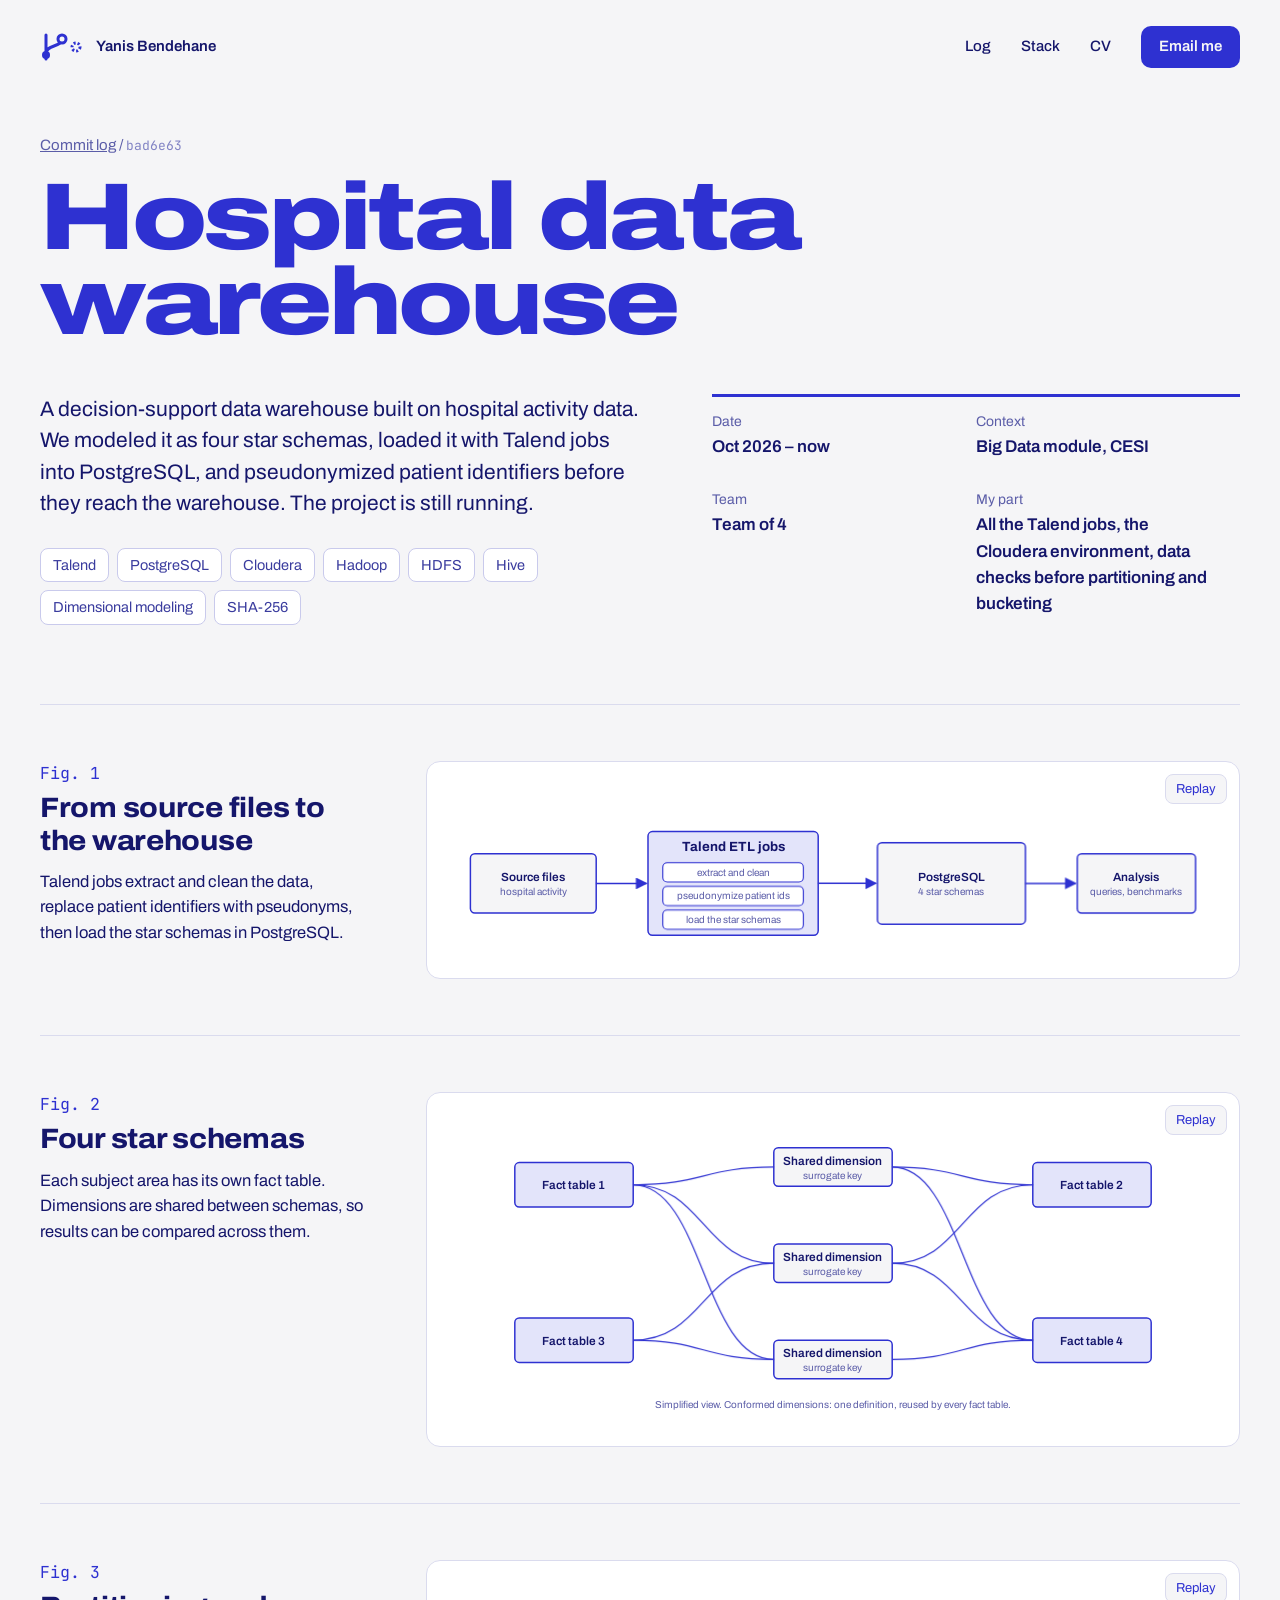
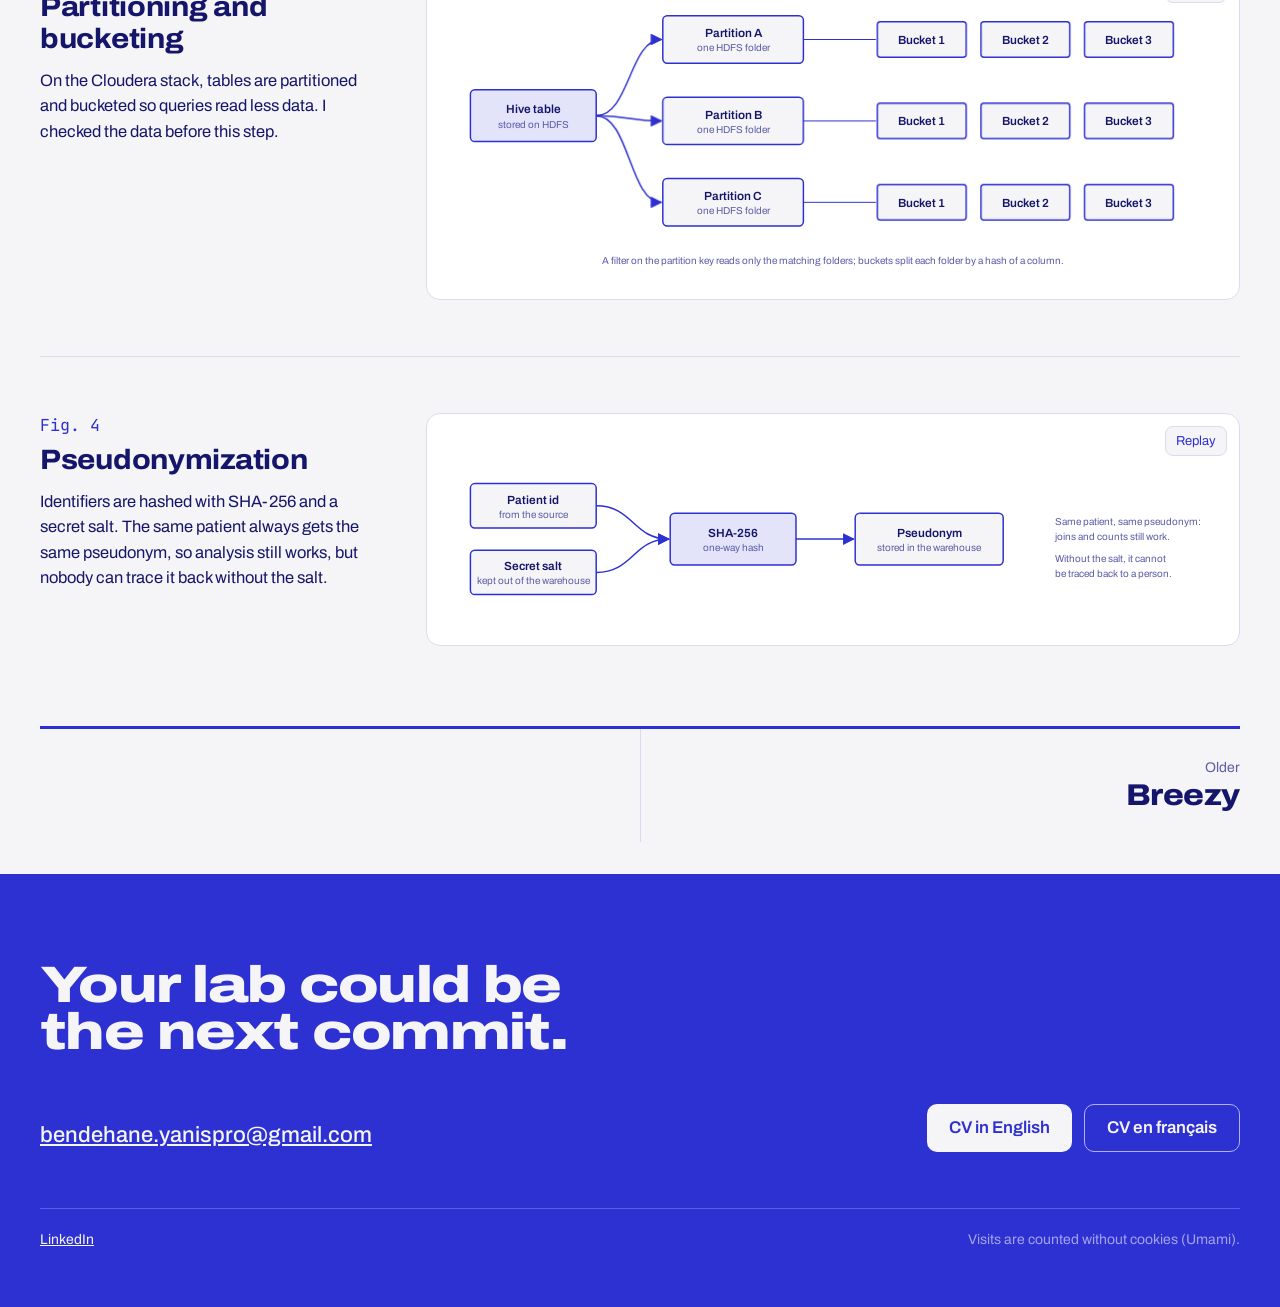
<file: projects/chu.html>
<!doctype html>
<html lang="en">
<head>
<meta charset="utf-8">
<meta name="viewport" content="width=device-width, initial-scale=1">
<title>Hospital data warehouse, Yanis Bendehane</title>
<meta name="description" content="A decision-support data warehouse built on hospital activity data. We modeled it as four star schemas, loaded it with Talend jobs into PostgreSQL, and">
<meta property="og:type" content="website">
<meta property="og:site_name" content="Yanis Bendehane">
<meta property="og:title" content="Hospital data warehouse, Yanis Bendehane">
<meta property="og:description" content="A decision-support data warehouse built on hospital activity data. We modeled it as four star schemas, loaded it with Talend jobs into PostgreSQL, and">
<meta property="og:image" content="https://yyyanis.github.io/assets/og-v2.png">
<meta property="og:image:width" content="2400">
<meta property="og:image:height" content="1254">
<meta name="twitter:card" content="summary_large_image">
<link rel="icon" href="data:image/svg+xml,%3Csvg xmlns='http://www.w3.org/2000/svg' viewBox='0 0 32 32'%3E%3Crect width='32' height='32' rx='7' fill='%232E31D1'/%3E%3Cpath d='M10 26V6M10 21c0-7 12-6 12-12' fill='none' stroke='white' stroke-width='3' stroke-linecap='round'/%3E%3C/svg%3E">
<link rel="preconnect" href="https://fonts.googleapis.com"><link rel="preconnect" href="https://fonts.gstatic.com" crossorigin><link rel="stylesheet" href="https://fonts.googleapis.com/css2?family=Archivo:wdth,wght@62..125,300..900&family=JetBrains+Mono:wght@400;500&display=swap">
<link rel="stylesheet" href="../assets/site.css">
<script src="../assets/site.js" defer></script>
<script defer src="https://cloud.umami.is/script.js" data-website-id="d3bdd421-a42a-48f5-9f41-3edd822128b9" data-domains="yyyanis.github.io"></script>
</head>
<body>
<a class="skip" href="#main">Skip to content</a>
<header class="wrap top">
  <a class="brand" href="../index.html" aria-label="Yanis Bendehane, home"><svg width="44" height="28" viewBox="0 0 44 28" aria-hidden="true"><path d="M6 26V2M6 20C6 12 22 14 22 6" fill="none" stroke="#2E31D1" stroke-width="3" stroke-linecap="round"/><circle cx="6" cy="22" r="4" fill="#2E31D1"/><circle cx="22" cy="6" r="4" fill="#F5F5F7" stroke="#2E31D1" stroke-width="3"/><circle cx="36" cy="14" r="4" fill="#F5F5F7" stroke="#2E31D1" stroke-width="3" stroke-dasharray="2 2"/></svg><span>Yanis Bendehane</span></a>
  <nav aria-label="Main">
    <a href="../index.html#log">Log</a>
    <a href="../index.html#stack">Stack</a>
    <a href="#cv">CV</a>
    <a class="btn small" href="mailto:bendehane.yanispro@gmail.com" data-umami-event="email-click" data-umami-event-where="header">Email me</a>
  </nav>
</header>
<main id="main" class="wrap">
  <p class="crumb"><a href="../index.html#log">Commit log</a> <span aria-hidden="true">/</span> <span class="hash">bad6e63</span></p>
  <h1 class="title long" style="--w:9"><span>Hospital data warehouse</span></h1>
  
  <div class="case-head">
    <div><p class="lead">A decision-support data warehouse built on hospital activity data. We modeled it as four star schemas, loaded it with Talend jobs into PostgreSQL, and pseudonymized patient identifiers before they reach the warehouse. The project is still running.</p><ul class="chips" aria-label="Technologies"><li>Talend</li><li>PostgreSQL</li><li>Cloudera</li><li>Hadoop</li><li>HDFS</li><li>Hive</li><li>Dimensional modeling</li><li>SHA-256</li></ul></div>
    <dl class="meta-grid"><div><dt>Date</dt><dd>Oct 2026 – now</dd></div><div><dt>Context</dt><dd>Big Data module, CESI</dd></div><div><dt>Team</dt><dd>Team of 4</dd></div><div><dt>My part</dt><dd>All the Talend jobs, the Cloudera environment, data checks before partitioning and bucketing</dd></div></dl>
  </div>
  
    <section class="fig" aria-labelledby="f1">
      <div class="fig-text"><p class="fnum">Fig. 1</p><h2 id="f1">From source files to the warehouse</h2><p>Talend jobs extract and clean the data, replace patient identifiers with pseudonyms, then load the star schemas in PostgreSQL.</p></div>
      <figure class="fig-panel"><svg viewBox="0 0 1000 200" role="img" style="width:100%;height:auto;display:block;overflow:visible"><defs><marker id="ah" viewBox="0 0 10 10" refX="9" refY="5" markerWidth="8" markerHeight="8" orient="auto-start-reverse"><path d="M0 0L10 5L0 10z" fill="#2E31D1"/></marker></defs><rect class="draw" pathLength="1" x="10" y="70" width="170" height="80" rx="6" fill="#F5F5F7" stroke="#2E31D1" stroke-width="2" style="animation-delay:0.00s"/><text class="lbl" x="95.0" y="107.0" text-anchor="middle" style="animation-delay:0.35s">Source files</text><text class="lbl sub" x="95.0" y="126.0" text-anchor="middle" style="animation-delay:0.40s">hospital activity</text><rect class="draw" pathLength="1" x="250" y="40" width="230" height="140" rx="6" fill="#E3E4FA" stroke="#2E31D1" stroke-width="2" style="animation-delay:0.30s"/><text class="lbl big" x="365" y="66" text-anchor="middle" style="animation-delay:0.60s">Talend ETL jobs</text><rect class="pop" x="270" y="82" width="190" height="26" rx="6" fill="#FFFFFF" stroke="#2E31D1" stroke-width="1.5" style="animation-delay:0.80s"/><text class="lbl sub" x="365.0" y="99.5" text-anchor="middle" style="animation-delay:0.85s">extract and clean</text><rect class="pop" x="270" y="114" width="190" height="26" rx="6" fill="#FFFFFF" stroke="#2E31D1" stroke-width="1.5" style="animation-delay:1.00s"/><text class="lbl sub" x="365.0" y="131.5" text-anchor="middle" style="animation-delay:1.05s">pseudonymize patient ids</text><rect class="pop" x="270" y="146" width="190" height="26" rx="6" fill="#FFFFFF" stroke="#2E31D1" stroke-width="1.5" style="animation-delay:1.20s"/><text class="lbl sub" x="365.0" y="163.5" text-anchor="middle" style="animation-delay:1.25s">load the star schemas</text><path class="draw" pathLength="1" d="M180 110 L248 110" fill="none" stroke="#2E31D1" stroke-width="2" marker-end="url(#ah)" style="animation-delay:0.50s"/><rect class="draw" pathLength="1" x="560" y="55" width="200" height="110" rx="6" fill="#F5F5F7" stroke="#2E31D1" stroke-width="2" style="animation-delay:1.60s"/><text class="lbl" x="660.0" y="107.0" text-anchor="middle" style="animation-delay:1.95s">PostgreSQL</text><text class="lbl sub" x="660.0" y="126.0" text-anchor="middle" style="animation-delay:2.00s">4 star schemas</text><path class="draw" pathLength="1" d="M480 110 L558 110" fill="none" stroke="#2E31D1" stroke-width="2" marker-end="url(#ah)" style="animation-delay:1.50s"/><rect class="draw" pathLength="1" x="830" y="70" width="160" height="80" rx="6" fill="#F5F5F7" stroke="#2E31D1" stroke-width="2" style="animation-delay:2.10s"/><text class="lbl" x="910.0" y="107.0" text-anchor="middle" style="animation-delay:2.45s">Analysis</text><text class="lbl sub" x="910.0" y="126.0" text-anchor="middle" style="animation-delay:2.50s">queries, benchmarks</text><path class="draw" pathLength="1" d="M760 110 L828 110" fill="none" stroke="#2E31D1" stroke-width="2" marker-end="url(#ah)" style="animation-delay:2.00s"/></svg><button type="button" class="replay">Replay</button></figure>
    </section>
    <section class="fig" aria-labelledby="f2">
      <div class="fig-text"><p class="fnum">Fig. 2</p><h2 id="f2">Four star schemas</h2><p>Each subject area has its own fact table. Dimensions are shared between schemas, so results can be compared across them.</p></div>
      <figure class="fig-panel"><svg viewBox="0 0 1000 385" role="img" style="width:100%;height:auto;display:block;overflow:visible"><defs><marker id="ah" viewBox="0 0 10 10" refX="9" refY="5" markerWidth="8" markerHeight="8" orient="auto-start-reverse"><path d="M0 0L10 5L0 10z" fill="#2E31D1"/></marker></defs><rect class="draw" pathLength="1" x="70" y="40" width="160" height="60" rx="6" fill="#E3E4FA" stroke="#2E31D1" stroke-width="2" style="animation-delay:0.00s"/><text class="lbl" x="150.0" y="76.0" text-anchor="middle" style="animation-delay:0.35s">Fact table 1</text><rect class="draw" pathLength="1" x="770" y="40" width="160" height="60" rx="6" fill="#E3E4FA" stroke="#2E31D1" stroke-width="2" style="animation-delay:0.15s"/><text class="lbl" x="850.0" y="76.0" text-anchor="middle" style="animation-delay:0.50s">Fact table 2</text><rect class="draw" pathLength="1" x="70" y="250" width="160" height="60" rx="6" fill="#E3E4FA" stroke="#2E31D1" stroke-width="2" style="animation-delay:0.30s"/><text class="lbl" x="150.0" y="286.0" text-anchor="middle" style="animation-delay:0.65s">Fact table 3</text><rect class="draw" pathLength="1" x="770" y="250" width="160" height="60" rx="6" fill="#E3E4FA" stroke="#2E31D1" stroke-width="2" style="animation-delay:0.45s"/><text class="lbl" x="850.0" y="286.0" text-anchor="middle" style="animation-delay:0.80s">Fact table 4</text><rect class="draw" pathLength="1" x="420" y="20" width="160" height="52" rx="6" fill="#F5F5F7" stroke="#2E31D1" stroke-width="2" style="animation-delay:0.70s"/><text class="lbl" x="500.0" y="43.0" text-anchor="middle" style="animation-delay:1.05s">Shared dimension</text><text class="lbl sub" x="500.0" y="62.0" text-anchor="middle" style="animation-delay:1.10s">surrogate key</text><rect class="draw" pathLength="1" x="420" y="150" width="160" height="52" rx="6" fill="#F5F5F7" stroke="#2E31D1" stroke-width="2" style="animation-delay:0.85s"/><text class="lbl" x="500.0" y="173.0" text-anchor="middle" style="animation-delay:1.20s">Shared dimension</text><text class="lbl sub" x="500.0" y="192.0" text-anchor="middle" style="animation-delay:1.25s">surrogate key</text><rect class="draw" pathLength="1" x="420" y="280" width="160" height="52" rx="6" fill="#F5F5F7" stroke="#2E31D1" stroke-width="2" style="animation-delay:1.00s"/><text class="lbl" x="500.0" y="303.0" text-anchor="middle" style="animation-delay:1.35s">Shared dimension</text><text class="lbl sub" x="500.0" y="322.0" text-anchor="middle" style="animation-delay:1.40s">surrogate key</text><path class="draw" pathLength="1" d="M230 70 C325.0 70 325.0 46 420 46" fill="none" stroke="#2E31D1" stroke-width="1.6" style="animation-delay:1.20s"/><path class="draw" pathLength="1" d="M230 70 C325.0 70 325.0 176 420 176" fill="none" stroke="#2E31D1" stroke-width="1.6" style="animation-delay:1.28s"/><path class="draw" pathLength="1" d="M770 70 C675.0 70 675.0 46 580 46" fill="none" stroke="#2E31D1" stroke-width="1.6" style="animation-delay:1.36s"/><path class="draw" pathLength="1" d="M770 70 C675.0 70 675.0 176 580 176" fill="none" stroke="#2E31D1" stroke-width="1.6" style="animation-delay:1.44s"/><path class="draw" pathLength="1" d="M230 280 C325.0 280 325.0 176 420 176" fill="none" stroke="#2E31D1" stroke-width="1.6" style="animation-delay:1.52s"/><path class="draw" pathLength="1" d="M230 280 C325.0 280 325.0 306 420 306" fill="none" stroke="#2E31D1" stroke-width="1.6" style="animation-delay:1.60s"/><path class="draw" pathLength="1" d="M770 280 C675.0 280 675.0 176 580 176" fill="none" stroke="#2E31D1" stroke-width="1.6" style="animation-delay:1.68s"/><path class="draw" pathLength="1" d="M770 280 C675.0 280 675.0 306 580 306" fill="none" stroke="#2E31D1" stroke-width="1.6" style="animation-delay:1.76s"/><path class="draw" pathLength="1" d="M230 70 C325.0 70 325.0 306 420 306" fill="none" stroke="#2E31D1" stroke-width="1.6" style="animation-delay:1.84s"/><path class="draw" pathLength="1" d="M770 280 C675.0 280 675.0 46 580 46" fill="none" stroke="#2E31D1" stroke-width="1.6" style="animation-delay:1.92s"/><text class="lbl sub" x="500" y="372" text-anchor="middle" style="animation-delay:2.20s">Simplified view. Conformed dimensions: one definition, reused by every fact table.</text></svg><button type="button" class="replay">Replay</button></figure>
    </section>
    <section class="fig" aria-labelledby="f3">
      <div class="fig-text"><p class="fnum">Fig. 3</p><h2 id="f3">Partitioning and bucketing</h2><p>On the Cloudera stack, tables are partitioned and bucketed so queries read less data. I checked the data before this step.</p></div>
      <figure class="fig-panel"><svg viewBox="0 0 1000 365" role="img" style="width:100%;height:auto;display:block;overflow:visible"><defs><marker id="ah" viewBox="0 0 10 10" refX="9" refY="5" markerWidth="8" markerHeight="8" orient="auto-start-reverse"><path d="M0 0L10 5L0 10z" fill="#2E31D1"/></marker></defs><rect class="draw" pathLength="1" x="10" y="120" width="170" height="70" rx="6" fill="#E3E4FA" stroke="#2E31D1" stroke-width="2" style="animation-delay:0.00s"/><text class="lbl" x="95.0" y="152.0" text-anchor="middle" style="animation-delay:0.35s">Hive table</text><text class="lbl sub" x="95.0" y="171.0" text-anchor="middle" style="animation-delay:0.40s">stored on HDFS</text><rect class="draw" pathLength="1" x="270" y="20" width="190" height="64" rx="6" fill="#F5F5F7" stroke="#2E31D1" stroke-width="2" style="animation-delay:0.40s"/><text class="lbl" x="365.0" y="49.0" text-anchor="middle" style="animation-delay:0.75s">Partition A</text><text class="lbl sub" x="365.0" y="68.0" text-anchor="middle" style="animation-delay:0.80s">one HDFS folder</text><path class="draw" pathLength="1" d="M180 155 C225 155 225 52 268 52" fill="none" stroke="#2E31D1" stroke-width="2" marker-end="url(#ah)" style="animation-delay:0.30s"/><rect class="draw" pathLength="1" x="560" y="28" width="120" height="48" rx="4" fill="#F5F5F7" stroke="#2E31D1" stroke-width="2" style="animation-delay:1.00s"/><text class="lbl" x="620.0" y="58.0" text-anchor="middle" style="animation-delay:1.35s">Bucket 1</text><path class="draw" pathLength="1" d="M460 52 C500 52 510 52 558 52" fill="none" stroke="#2E31D1" stroke-width="1.4" style="animation-delay:0.90s"/><rect class="draw" pathLength="1" x="700" y="28" width="120" height="48" rx="4" fill="#F5F5F7" stroke="#2E31D1" stroke-width="2" style="animation-delay:1.06s"/><text class="lbl" x="760.0" y="58.0" text-anchor="middle" style="animation-delay:1.41s">Bucket 2</text><rect class="draw" pathLength="1" x="840" y="28" width="120" height="48" rx="4" fill="#F5F5F7" stroke="#2E31D1" stroke-width="2" style="animation-delay:1.12s"/><text class="lbl" x="900.0" y="58.0" text-anchor="middle" style="animation-delay:1.47s">Bucket 3</text><rect class="draw" pathLength="1" x="270" y="130" width="190" height="64" rx="6" fill="#F5F5F7" stroke="#2E31D1" stroke-width="2" style="animation-delay:0.55s"/><text class="lbl" x="365.0" y="159.0" text-anchor="middle" style="animation-delay:0.90s">Partition B</text><text class="lbl sub" x="365.0" y="178.0" text-anchor="middle" style="animation-delay:0.95s">one HDFS folder</text><path class="draw" pathLength="1" d="M180 155 C225 155 225 162 268 162" fill="none" stroke="#2E31D1" stroke-width="2" marker-end="url(#ah)" style="animation-delay:0.45s"/><rect class="draw" pathLength="1" x="560" y="138" width="120" height="48" rx="4" fill="#F5F5F7" stroke="#2E31D1" stroke-width="2" style="animation-delay:1.15s"/><text class="lbl" x="620.0" y="168.0" text-anchor="middle" style="animation-delay:1.50s">Bucket 1</text><path class="draw" pathLength="1" d="M460 162 C500 162 510 162 558 162" fill="none" stroke="#2E31D1" stroke-width="1.4" style="animation-delay:1.05s"/><rect class="draw" pathLength="1" x="700" y="138" width="120" height="48" rx="4" fill="#F5F5F7" stroke="#2E31D1" stroke-width="2" style="animation-delay:1.21s"/><text class="lbl" x="760.0" y="168.0" text-anchor="middle" style="animation-delay:1.56s">Bucket 2</text><rect class="draw" pathLength="1" x="840" y="138" width="120" height="48" rx="4" fill="#F5F5F7" stroke="#2E31D1" stroke-width="2" style="animation-delay:1.27s"/><text class="lbl" x="900.0" y="168.0" text-anchor="middle" style="animation-delay:1.62s">Bucket 3</text><rect class="draw" pathLength="1" x="270" y="240" width="190" height="64" rx="6" fill="#F5F5F7" stroke="#2E31D1" stroke-width="2" style="animation-delay:0.70s"/><text class="lbl" x="365.0" y="269.0" text-anchor="middle" style="animation-delay:1.05s">Partition C</text><text class="lbl sub" x="365.0" y="288.0" text-anchor="middle" style="animation-delay:1.10s">one HDFS folder</text><path class="draw" pathLength="1" d="M180 155 C225 155 225 272 268 272" fill="none" stroke="#2E31D1" stroke-width="2" marker-end="url(#ah)" style="animation-delay:0.60s"/><rect class="draw" pathLength="1" x="560" y="248" width="120" height="48" rx="4" fill="#F5F5F7" stroke="#2E31D1" stroke-width="2" style="animation-delay:1.30s"/><text class="lbl" x="620.0" y="278.0" text-anchor="middle" style="animation-delay:1.65s">Bucket 1</text><path class="draw" pathLength="1" d="M460 272 C500 272 510 272 558 272" fill="none" stroke="#2E31D1" stroke-width="1.4" style="animation-delay:1.20s"/><rect class="draw" pathLength="1" x="700" y="248" width="120" height="48" rx="4" fill="#F5F5F7" stroke="#2E31D1" stroke-width="2" style="animation-delay:1.36s"/><text class="lbl" x="760.0" y="278.0" text-anchor="middle" style="animation-delay:1.71s">Bucket 2</text><rect class="draw" pathLength="1" x="840" y="248" width="120" height="48" rx="4" fill="#F5F5F7" stroke="#2E31D1" stroke-width="2" style="animation-delay:1.42s"/><text class="lbl" x="900.0" y="278.0" text-anchor="middle" style="animation-delay:1.77s">Bucket 3</text><text class="lbl sub" x="500" y="355" text-anchor="middle" style="animation-delay:1.80s">A filter on the partition key reads only the matching folders; buckets split each folder by a hash of a column.</text></svg><button type="button" class="replay">Replay</button></figure>
    </section>
    <section class="fig" aria-labelledby="f4">
      <div class="fig-text"><p class="fnum">Fig. 4</p><h2 id="f4">Pseudonymization</h2><p>Identifiers are hashed with SHA-256 and a secret salt. The same patient always gets the same pseudonym, so analysis still works, but nobody can trace it back without the salt.</p></div>
      <figure class="fig-panel"><svg viewBox="0 0 1000 220" role="img" style="width:100%;height:auto;display:block;overflow:visible"><defs><marker id="ah" viewBox="0 0 10 10" refX="9" refY="5" markerWidth="8" markerHeight="8" orient="auto-start-reverse"><path d="M0 0L10 5L0 10z" fill="#2E31D1"/></marker></defs><rect class="draw" pathLength="1" x="10" y="40" width="170" height="60" rx="6" fill="#F5F5F7" stroke="#2E31D1" stroke-width="2" style="animation-delay:0.00s"/><text class="lbl" x="95.0" y="67.0" text-anchor="middle" style="animation-delay:0.35s">Patient id</text><text class="lbl sub" x="95.0" y="86.0" text-anchor="middle" style="animation-delay:0.40s">from the source</text><rect class="draw" pathLength="1" x="10" y="130" width="170" height="60" rx="6" fill="#F5F5F7" stroke="#2E31D1" stroke-width="2" style="animation-delay:0.15s"/><text class="lbl" x="95.0" y="157.0" text-anchor="middle" style="animation-delay:0.50s">Secret salt</text><text class="lbl sub" x="95.0" y="176.0" text-anchor="middle" style="animation-delay:0.55s">kept out of the warehouse</text><path class="draw" pathLength="1" d="M180 70 C230 70 230 115 278 115" fill="none" stroke="#2E31D1" stroke-width="2" marker-end="url(#ah)" style="animation-delay:0.40s"/><path class="draw" pathLength="1" d="M180 160 C230 160 230 115 278 115" fill="none" stroke="#2E31D1" stroke-width="2" marker-end="url(#ah)" style="animation-delay:0.50s"/><rect class="draw" pathLength="1" x="280" y="80" width="170" height="70" rx="6" fill="#E3E4FA" stroke="#2E31D1" stroke-width="2" style="animation-delay:0.70s"/><text class="lbl" x="365.0" y="112.0" text-anchor="middle" style="animation-delay:1.05s">SHA-256</text><text class="lbl sub" x="365.0" y="131.0" text-anchor="middle" style="animation-delay:1.10s">one-way hash</text><path class="draw" pathLength="1" d="M450 115 L528 115" fill="none" stroke="#2E31D1" stroke-width="2" marker-end="url(#ah)" style="animation-delay:1.00s"/><rect class="draw" pathLength="1" x="530" y="80" width="200" height="70" rx="6" fill="#F5F5F7" stroke="#2E31D1" stroke-width="2" style="animation-delay:1.20s"/><text class="lbl" x="630.0" y="112.0" text-anchor="middle" style="animation-delay:1.55s">Pseudonym</text><text class="lbl sub" x="630.0" y="131.0" text-anchor="middle" style="animation-delay:1.60s">stored in the warehouse</text><text class="lbl sub" x="800" y="96" text-anchor="start" style="animation-delay:1.60s">Same patient, same pseudonym:</text><text class="lbl sub" x="800" y="116" text-anchor="start" style="animation-delay:1.65s">joins and counts still work.</text><text class="lbl sub" x="800" y="146" text-anchor="start" style="animation-delay:1.80s">Without the salt, it cannot</text><text class="lbl sub" x="800" y="166" text-anchor="start" style="animation-delay:1.85s">be traced back to a person.</text></svg><button type="button" class="replay">Replay</button></figure>
    </section>
  <nav class="pn" aria-label="Other projects"><span></span><a class="older" href="breezy.html"><small>Older</small><strong>Breezy</strong></a></nav>
</main>
<footer id="cv" class="foot">
  <div class="wrap">
    <p class="foot-line ">Your lab could be<br>the next commit.</p>
    <div class="foot-row">
      <a class="foot-mail" href="mailto:bendehane.yanispro@gmail.com" data-umami-event="email-click" data-umami-event-where="footer">bendehane.yanispro@gmail.com</a>
      <div class="foot-btns">
        <a class="btn light" data-cv="en" data-umami-event="cv-download" data-umami-event-lang="en" data-umami-event-profile="general" href="../cv/Yanis_Bendehane_CV_00_general_en.pdf" download>CV in English</a>
        <a class="btn ghost" data-cv="fr" data-umami-event="cv-download" data-umami-event-lang="fr" data-umami-event-profile="general" href="../cv/Yanis_Bendehane_CV_00_general_fr.pdf" download>CV en français</a>
      </div>
    </div>
    <div class="foot-meta"><a href="https://www.linkedin.com/in/yanisb9/" data-umami-event="linkedin-click">LinkedIn</a><span class="foot-note">Visits are counted without cookies (Umami).</span></div>
  </div>
</footer>
<script>window.CV_FILES={"general": "00_general", "software": "01_software", "data": "02_data-ai", "embedded": "03_embedded-iot", "network": "04_networks-security", "web": "05_web-backend"};window.SITE_ROOT="../";</script>
</body>
</html>
</file>
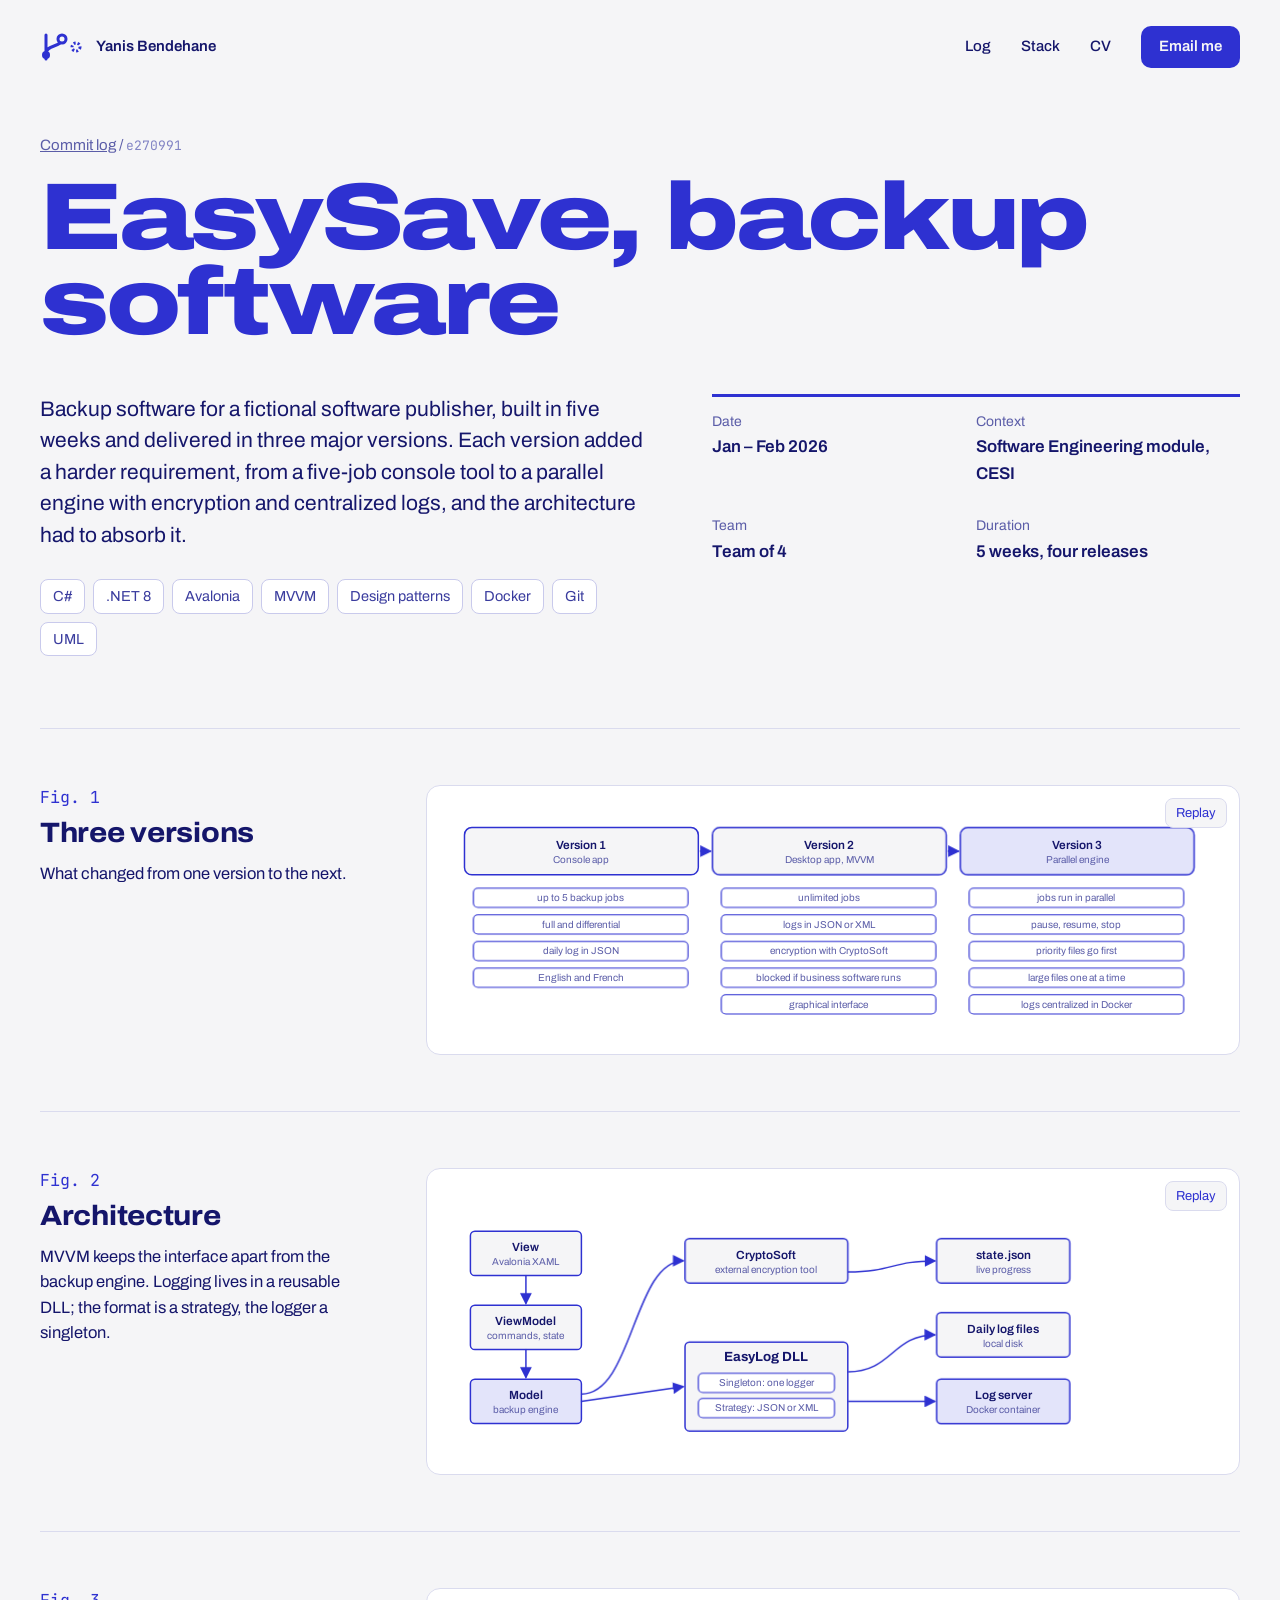
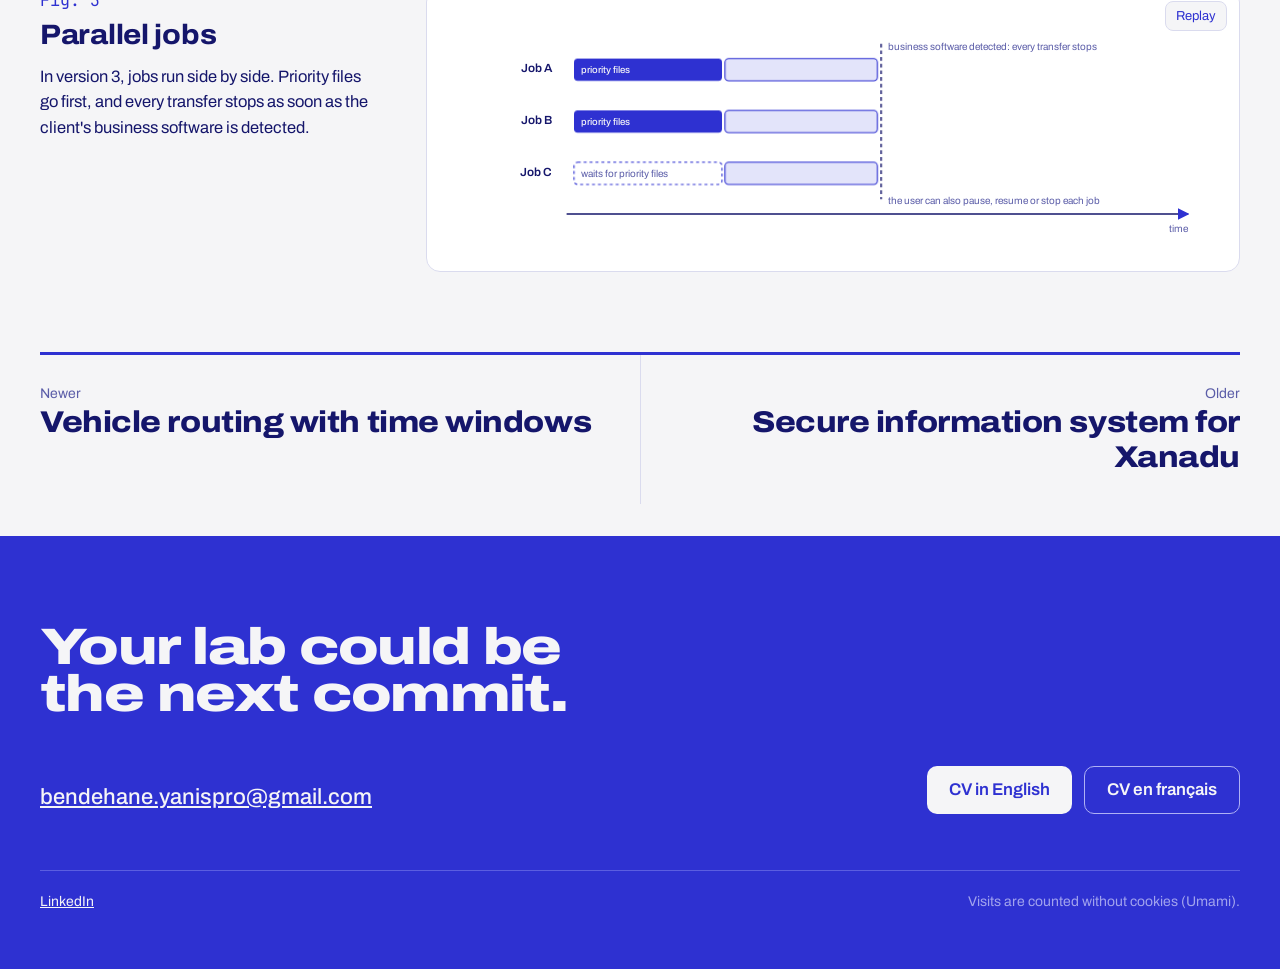
<file: projects/easysave.html>
<!doctype html>
<html lang="en">
<head>
<meta charset="utf-8">
<meta name="viewport" content="width=device-width, initial-scale=1">
<title>EasySave, backup software, Yanis Bendehane</title>
<meta name="description" content="Backup software for a fictional software publisher, built in five weeks and delivered in three major versions. Each version added a harder requirement">
<meta property="og:type" content="website">
<meta property="og:site_name" content="Yanis Bendehane">
<meta property="og:title" content="EasySave, backup software, Yanis Bendehane">
<meta property="og:description" content="Backup software for a fictional software publisher, built in five weeks and delivered in three major versions. Each version added a harder requirement">
<meta property="og:image" content="https://yyyanis.github.io/assets/og-v2.png">
<meta property="og:image:width" content="2400">
<meta property="og:image:height" content="1254">
<meta name="twitter:card" content="summary_large_image">
<link rel="icon" href="data:image/svg+xml,%3Csvg xmlns='http://www.w3.org/2000/svg' viewBox='0 0 32 32'%3E%3Crect width='32' height='32' rx='7' fill='%232E31D1'/%3E%3Cpath d='M10 26V6M10 21c0-7 12-6 12-12' fill='none' stroke='white' stroke-width='3' stroke-linecap='round'/%3E%3C/svg%3E">
<link rel="preconnect" href="https://fonts.googleapis.com"><link rel="preconnect" href="https://fonts.gstatic.com" crossorigin><link rel="stylesheet" href="https://fonts.googleapis.com/css2?family=Archivo:wdth,wght@62..125,300..900&family=JetBrains+Mono:wght@400;500&display=swap">
<link rel="stylesheet" href="../assets/site.css">
<script src="../assets/site.js" defer></script>
<script defer src="https://cloud.umami.is/script.js" data-website-id="d3bdd421-a42a-48f5-9f41-3edd822128b9" data-domains="yyyanis.github.io"></script>
</head>
<body>
<a class="skip" href="#main">Skip to content</a>
<header class="wrap top">
  <a class="brand" href="../index.html" aria-label="Yanis Bendehane, home"><svg width="44" height="28" viewBox="0 0 44 28" aria-hidden="true"><path d="M6 26V2M6 20C6 12 22 14 22 6" fill="none" stroke="#2E31D1" stroke-width="3" stroke-linecap="round"/><circle cx="6" cy="22" r="4" fill="#2E31D1"/><circle cx="22" cy="6" r="4" fill="#F5F5F7" stroke="#2E31D1" stroke-width="3"/><circle cx="36" cy="14" r="4" fill="#F5F5F7" stroke="#2E31D1" stroke-width="3" stroke-dasharray="2 2"/></svg><span>Yanis Bendehane</span></a>
  <nav aria-label="Main">
    <a href="../index.html#log">Log</a>
    <a href="../index.html#stack">Stack</a>
    <a href="#cv">CV</a>
    <a class="btn small" href="mailto:bendehane.yanispro@gmail.com" data-umami-event="email-click" data-umami-event-where="header">Email me</a>
  </nav>
</header>
<main id="main" class="wrap">
  <p class="crumb"><a href="../index.html#log">Commit log</a> <span aria-hidden="true">/</span> <span class="hash">e270991</span></p>
  <h1 class="title long" style="--w:9"><span>EasySave, backup software</span></h1>
  
  <div class="case-head">
    <div><p class="lead">Backup software for a fictional software publisher, built in five weeks and delivered in three major versions. Each version added a harder requirement, from a five-job console tool to a parallel engine with encryption and centralized logs, and the architecture had to absorb it.</p><ul class="chips" aria-label="Technologies"><li>C#</li><li>.NET 8</li><li>Avalonia</li><li>MVVM</li><li>Design patterns</li><li>Docker</li><li>Git</li><li>UML</li></ul></div>
    <dl class="meta-grid"><div><dt>Date</dt><dd>Jan – Feb 2026</dd></div><div><dt>Context</dt><dd>Software Engineering module, CESI</dd></div><div><dt>Team</dt><dd>Team of 4</dd></div><div><dt>Duration</dt><dd>5 weeks, four releases</dd></div></dl>
  </div>
  
    <section class="fig" aria-labelledby="f1">
      <div class="fig-text"><p class="fnum">Fig. 1</p><h2 id="f1">Three versions</h2><p>What changed from one version to the next.</p></div>
      <figure class="fig-panel"><svg viewBox="0 0 1000 270" role="img" style="width:100%;height:auto;display:block;overflow:visible"><defs><marker id="ah" viewBox="0 0 10 10" refX="9" refY="5" markerWidth="8" markerHeight="8" orient="auto-start-reverse"><path d="M0 0L10 5L0 10z" fill="#2E31D1"/></marker></defs><rect class="draw" pathLength="1" x="2" y="2" width="316" height="64" rx="10" fill="#F5F5F7" stroke="#2E31D1" stroke-width="2" style="animation-delay:0.00s"/><text class="lbl" x="160.0" y="31.0" text-anchor="middle" style="animation-delay:0.35s">Version 1</text><text class="lbl sub" x="160.0" y="50.0" text-anchor="middle" style="animation-delay:0.40s">Console app</text><rect class="pop" x="14" y="84" width="290" height="26" rx="6" fill="#FFFFFF" stroke="#2E31D1" stroke-width="1.5" style="animation-delay:0.30s"/><text class="lbl sub" x="159.0" y="101.5" text-anchor="middle" style="animation-delay:0.35s">up to 5 backup jobs</text><rect class="pop" x="14" y="120" width="290" height="26" rx="6" fill="#FFFFFF" stroke="#2E31D1" stroke-width="1.5" style="animation-delay:0.38s"/><text class="lbl sub" x="159.0" y="137.5" text-anchor="middle" style="animation-delay:0.43s">full and differential</text><rect class="pop" x="14" y="156" width="290" height="26" rx="6" fill="#FFFFFF" stroke="#2E31D1" stroke-width="1.5" style="animation-delay:0.46s"/><text class="lbl sub" x="159.0" y="173.5" text-anchor="middle" style="animation-delay:0.51s">daily log in JSON</text><rect class="pop" x="14" y="192" width="290" height="26" rx="6" fill="#FFFFFF" stroke="#2E31D1" stroke-width="1.5" style="animation-delay:0.54s"/><text class="lbl sub" x="159.0" y="209.5" text-anchor="middle" style="animation-delay:0.59s">English and French</text><rect class="draw" pathLength="1" x="337" y="2" width="316" height="64" rx="10" fill="#F5F5F7" stroke="#2E31D1" stroke-width="2" style="animation-delay:0.60s"/><text class="lbl" x="495.0" y="31.0" text-anchor="middle" style="animation-delay:0.95s">Version 2</text><text class="lbl sub" x="495.0" y="50.0" text-anchor="middle" style="animation-delay:1.00s">Desktop app, MVVM</text><path class="draw" pathLength="1" d="M320 34 L335 34" fill="none" stroke="#2E31D1" stroke-width="2" marker-end="url(#ah)" style="animation-delay:0.50s"/><rect class="pop" x="349" y="84" width="290" height="26" rx="6" fill="#FFFFFF" stroke="#2E31D1" stroke-width="1.5" style="animation-delay:0.90s"/><text class="lbl sub" x="494.0" y="101.5" text-anchor="middle" style="animation-delay:0.95s">unlimited jobs</text><rect class="pop" x="349" y="120" width="290" height="26" rx="6" fill="#FFFFFF" stroke="#2E31D1" stroke-width="1.5" style="animation-delay:0.98s"/><text class="lbl sub" x="494.0" y="137.5" text-anchor="middle" style="animation-delay:1.03s">logs in JSON or XML</text><rect class="pop" x="349" y="156" width="290" height="26" rx="6" fill="#FFFFFF" stroke="#2E31D1" stroke-width="1.5" style="animation-delay:1.06s"/><text class="lbl sub" x="494.0" y="173.5" text-anchor="middle" style="animation-delay:1.11s">encryption with CryptoSoft</text><rect class="pop" x="349" y="192" width="290" height="26" rx="6" fill="#FFFFFF" stroke="#2E31D1" stroke-width="1.5" style="animation-delay:1.14s"/><text class="lbl sub" x="494.0" y="209.5" text-anchor="middle" style="animation-delay:1.19s">blocked if business software runs</text><rect class="pop" x="349" y="228" width="290" height="26" rx="6" fill="#FFFFFF" stroke="#2E31D1" stroke-width="1.5" style="animation-delay:1.22s"/><text class="lbl sub" x="494.0" y="245.5" text-anchor="middle" style="animation-delay:1.27s">graphical interface</text><rect class="draw" pathLength="1" x="672" y="2" width="316" height="64" rx="10" fill="#E3E4FA" stroke="#2E31D1" stroke-width="2" style="animation-delay:1.20s"/><text class="lbl" x="830.0" y="31.0" text-anchor="middle" style="animation-delay:1.55s">Version 3</text><text class="lbl sub" x="830.0" y="50.0" text-anchor="middle" style="animation-delay:1.60s">Parallel engine</text><path class="draw" pathLength="1" d="M655 34 L670 34" fill="none" stroke="#2E31D1" stroke-width="2" marker-end="url(#ah)" style="animation-delay:1.10s"/><rect class="pop" x="684" y="84" width="290" height="26" rx="6" fill="#FFFFFF" stroke="#2E31D1" stroke-width="1.5" style="animation-delay:1.50s"/><text class="lbl sub" x="829.0" y="101.5" text-anchor="middle" style="animation-delay:1.55s">jobs run in parallel</text><rect class="pop" x="684" y="120" width="290" height="26" rx="6" fill="#FFFFFF" stroke="#2E31D1" stroke-width="1.5" style="animation-delay:1.58s"/><text class="lbl sub" x="829.0" y="137.5" text-anchor="middle" style="animation-delay:1.63s">pause, resume, stop</text><rect class="pop" x="684" y="156" width="290" height="26" rx="6" fill="#FFFFFF" stroke="#2E31D1" stroke-width="1.5" style="animation-delay:1.66s"/><text class="lbl sub" x="829.0" y="173.5" text-anchor="middle" style="animation-delay:1.71s">priority files go first</text><rect class="pop" x="684" y="192" width="290" height="26" rx="6" fill="#FFFFFF" stroke="#2E31D1" stroke-width="1.5" style="animation-delay:1.74s"/><text class="lbl sub" x="829.0" y="209.5" text-anchor="middle" style="animation-delay:1.79s">large files one at a time</text><rect class="pop" x="684" y="228" width="290" height="26" rx="6" fill="#FFFFFF" stroke="#2E31D1" stroke-width="1.5" style="animation-delay:1.82s"/><text class="lbl sub" x="829.0" y="245.5" text-anchor="middle" style="animation-delay:1.87s">logs centralized in Docker</text></svg><button type="button" class="replay">Replay</button></figure>
    </section>
    <section class="fig" aria-labelledby="f2">
      <div class="fig-text"><p class="fnum">Fig. 2</p><h2 id="f2">Architecture</h2><p>MVVM keeps the interface apart from the backup engine. Logging lives in a reusable DLL; the format is a strategy, the logger a singleton.</p></div>
      <figure class="fig-panel"><svg viewBox="0 0 1000 320" role="img" style="width:100%;height:auto;display:block;overflow:visible"><defs><marker id="ah" viewBox="0 0 10 10" refX="9" refY="5" markerWidth="8" markerHeight="8" orient="auto-start-reverse"><path d="M0 0L10 5L0 10z" fill="#2E31D1"/></marker></defs><rect class="draw" pathLength="1" x="10" y="30" width="150" height="60" rx="6" fill="#F5F5F7" stroke="#2E31D1" stroke-width="2" style="animation-delay:0.00s"/><text class="lbl" x="85.0" y="57.0" text-anchor="middle" style="animation-delay:0.35s">View</text><text class="lbl sub" x="85.0" y="76.0" text-anchor="middle" style="animation-delay:0.40s">Avalonia XAML</text><rect class="draw" pathLength="1" x="10" y="130" width="150" height="60" rx="6" fill="#F5F5F7" stroke="#2E31D1" stroke-width="2" style="animation-delay:0.15s"/><text class="lbl" x="85.0" y="157.0" text-anchor="middle" style="animation-delay:0.50s">ViewModel</text><text class="lbl sub" x="85.0" y="176.0" text-anchor="middle" style="animation-delay:0.55s">commands, state</text><rect class="draw" pathLength="1" x="10" y="230" width="150" height="60" rx="6" fill="#E3E4FA" stroke="#2E31D1" stroke-width="2" style="animation-delay:0.30s"/><text class="lbl" x="85.0" y="257.0" text-anchor="middle" style="animation-delay:0.65s">Model</text><text class="lbl sub" x="85.0" y="276.0" text-anchor="middle" style="animation-delay:0.70s">backup engine</text><path class="draw" pathLength="1" d="M85 90 L85 128" fill="none" stroke="#2E31D1" stroke-width="2" marker-end="url(#ah)" style="animation-delay:0.40s"/><path class="draw" pathLength="1" d="M85 190 L85 228" fill="none" stroke="#2E31D1" stroke-width="2" marker-end="url(#ah)" style="animation-delay:0.50s"/><rect class="draw" pathLength="1" x="300" y="180" width="220" height="120" rx="6" fill="#F5F5F7" stroke="#2E31D1" stroke-width="2" style="animation-delay:0.70s"/><text class="lbl big" x="410" y="206" text-anchor="middle" style="animation-delay:0.90s">EasyLog DLL</text><rect class="pop" x="318" y="222" width="184" height="26" rx="6" fill="#FFFFFF" stroke="#2E31D1" stroke-width="1.5" style="animation-delay:1.00s"/><text class="lbl sub" x="410.0" y="239.5" text-anchor="middle" style="animation-delay:1.05s">Singleton: one logger</text><rect class="pop" x="318" y="256" width="184" height="26" rx="6" fill="#FFFFFF" stroke="#2E31D1" stroke-width="1.5" style="animation-delay:1.10s"/><text class="lbl sub" x="410.0" y="273.5" text-anchor="middle" style="animation-delay:1.15s">Strategy: JSON or XML</text><path class="draw" pathLength="1" d="M160 260 L298 240" fill="none" stroke="#2E31D1" stroke-width="2" marker-end="url(#ah)" style="animation-delay:0.80s"/><rect class="draw" pathLength="1" x="640" y="140" width="180" height="60" rx="6" fill="#F5F5F7" stroke="#2E31D1" stroke-width="2" style="animation-delay:1.30s"/><text class="lbl" x="730.0" y="167.0" text-anchor="middle" style="animation-delay:1.65s">Daily log files</text><text class="lbl sub" x="730.0" y="186.0" text-anchor="middle" style="animation-delay:1.70s">local disk</text><rect class="draw" pathLength="1" x="640" y="230" width="180" height="60" rx="6" fill="#E3E4FA" stroke="#2E31D1" stroke-width="2" style="animation-delay:1.40s"/><text class="lbl" x="730.0" y="257.0" text-anchor="middle" style="animation-delay:1.75s">Log server</text><text class="lbl sub" x="730.0" y="276.0" text-anchor="middle" style="animation-delay:1.80s">Docker container</text><path class="draw" pathLength="1" d="M520 220 C580 220 580 170 638 170" fill="none" stroke="#2E31D1" stroke-width="2" marker-end="url(#ah)" style="animation-delay:1.50s"/><path class="draw" pathLength="1" d="M520 260 L638 260" fill="none" stroke="#2E31D1" stroke-width="2" marker-end="url(#ah)" style="animation-delay:1.60s"/><rect class="draw" pathLength="1" x="300" y="40" width="220" height="60" rx="6" fill="#F5F5F7" stroke="#2E31D1" stroke-width="2" style="animation-delay:1.80s"/><text class="lbl" x="410.0" y="67.0" text-anchor="middle" style="animation-delay:2.15s">CryptoSoft</text><text class="lbl sub" x="410.0" y="86.0" text-anchor="middle" style="animation-delay:2.20s">external encryption tool</text><path class="draw" pathLength="1" d="M160 250 C230 250 230 70 298 70" fill="none" stroke="#2E31D1" stroke-width="2" marker-end="url(#ah)" style="animation-delay:1.90s"/><rect class="draw" pathLength="1" x="640" y="40" width="180" height="60" rx="6" fill="#F5F5F7" stroke="#2E31D1" stroke-width="2" style="animation-delay:2.00s"/><text class="lbl" x="730.0" y="67.0" text-anchor="middle" style="animation-delay:2.35s">state.json</text><text class="lbl sub" x="730.0" y="86.0" text-anchor="middle" style="animation-delay:2.40s">live progress</text><path class="draw" pathLength="1" d="M520 85 C580 85 580 70 638 70" fill="none" stroke="#2E31D1" stroke-width="2" marker-end="url(#ah)" style="animation-delay:2.10s"/></svg><button type="button" class="replay">Replay</button></figure>
    </section>
    <section class="fig" aria-labelledby="f3">
      <div class="fig-text"><p class="fnum">Fig. 3</p><h2 id="f3">Parallel jobs</h2><p>In version 3, jobs run side by side. Priority files go first, and every transfer stops as soon as the client&#x27;s business software is detected.</p></div>
      <figure class="fig-panel"><svg viewBox="0 0 1000 290" role="img" style="width:100%;height:auto;display:block;overflow:visible"><defs><marker id="ah" viewBox="0 0 10 10" refX="9" refY="5" markerWidth="8" markerHeight="8" orient="auto-start-reverse"><path d="M0 0L10 5L0 10z" fill="#2E31D1"/></marker></defs><path class="draw" pathLength="1" d="M140 250 L980 250" stroke="#15166B" stroke-width="2" marker-end="url(#ah)" style="animation-delay:0s"/><text class="lbl sub" x="980" y="274" text-anchor="end" style="animation-delay:0.20s">time</text><text class="lbl" x="120" y="58" text-anchor="end" style="animation-delay:0.10s">Job A</text><text class="lbl" x="120" y="128" text-anchor="end" style="animation-delay:0.10s">Job B</text><text class="lbl" x="120" y="198" text-anchor="end" style="animation-delay:0.10s">Job C</text><rect class="grow" x="150" y="40" width="200" height="30" rx="5" fill="#2E31D1" style="animation-delay:.3s"/><text class="lbl inv" x="160" y="60" text-anchor="start" style="animation-delay:0.60s">priority files</text><rect class="grow" x="150" y="110" width="200" height="30" rx="5" fill="#2E31D1" style="animation-delay:.35s"/><text class="lbl inv" x="160" y="130" text-anchor="start" style="animation-delay:0.65s">priority files</text><rect class="grow" x="150" y="180" width="200" height="30" rx="5" fill="#FFFFFF" stroke="#2E31D1" stroke-dasharray="4 4" stroke-width="1.5" style="animation-delay:.4s"/><text class="lbl sub" x="160" y="200" text-anchor="start" style="animation-delay:0.70s">waits for priority files</text><rect class="grow" x="354" y="40" width="206" height="30" rx="5" fill="#E3E4FA" stroke="#2E31D1" stroke-width="1.5" style="animation-delay:0.90s"/><rect class="grow" x="354" y="110" width="206" height="30" rx="5" fill="#E3E4FA" stroke="#2E31D1" stroke-width="1.5" style="animation-delay:0.95s"/><rect class="grow" x="354" y="180" width="206" height="30" rx="5" fill="#E3E4FA" stroke="#2E31D1" stroke-width="1.5" style="animation-delay:1.00s"/><path class="fade" d="M565 20 L565 230" stroke="#15166B" stroke-width="2" stroke-dasharray="5 4" style="animation-delay:1.5s"/><text class="lbl sub" x="575" y="28" text-anchor="start" style="animation-delay:1.60s">business software detected: every transfer stops</text><text class="lbl sub" x="575" y="236" text-anchor="start" style="animation-delay:1.80s">the user can also pause, resume or stop each job</text></svg><button type="button" class="replay">Replay</button></figure>
    </section>
  <nav class="pn" aria-label="Other projects"><a href="vrptw.html"><small>Newer</small><strong>Vehicle routing with time windows</strong></a><a class="older" href="xanadu.html"><small>Older</small><strong>Secure information system for Xanadu</strong></a></nav>
</main>
<footer id="cv" class="foot">
  <div class="wrap">
    <p class="foot-line ">Your lab could be<br>the next commit.</p>
    <div class="foot-row">
      <a class="foot-mail" href="mailto:bendehane.yanispro@gmail.com" data-umami-event="email-click" data-umami-event-where="footer">bendehane.yanispro@gmail.com</a>
      <div class="foot-btns">
        <a class="btn light" data-cv="en" data-umami-event="cv-download" data-umami-event-lang="en" data-umami-event-profile="general" href="../cv/Yanis_Bendehane_CV_00_general_en.pdf" download>CV in English</a>
        <a class="btn ghost" data-cv="fr" data-umami-event="cv-download" data-umami-event-lang="fr" data-umami-event-profile="general" href="../cv/Yanis_Bendehane_CV_00_general_fr.pdf" download>CV en français</a>
      </div>
    </div>
    <div class="foot-meta"><a href="https://www.linkedin.com/in/yanisb9/" data-umami-event="linkedin-click">LinkedIn</a><span class="foot-note">Visits are counted without cookies (Umami).</span></div>
  </div>
</footer>
<script>window.CV_FILES={"general": "00_general", "software": "01_software", "data": "02_data-ai", "embedded": "03_embedded-iot", "network": "04_networks-security", "web": "05_web-backend"};window.SITE_ROOT="../";</script>
</body>
</html>
</file>
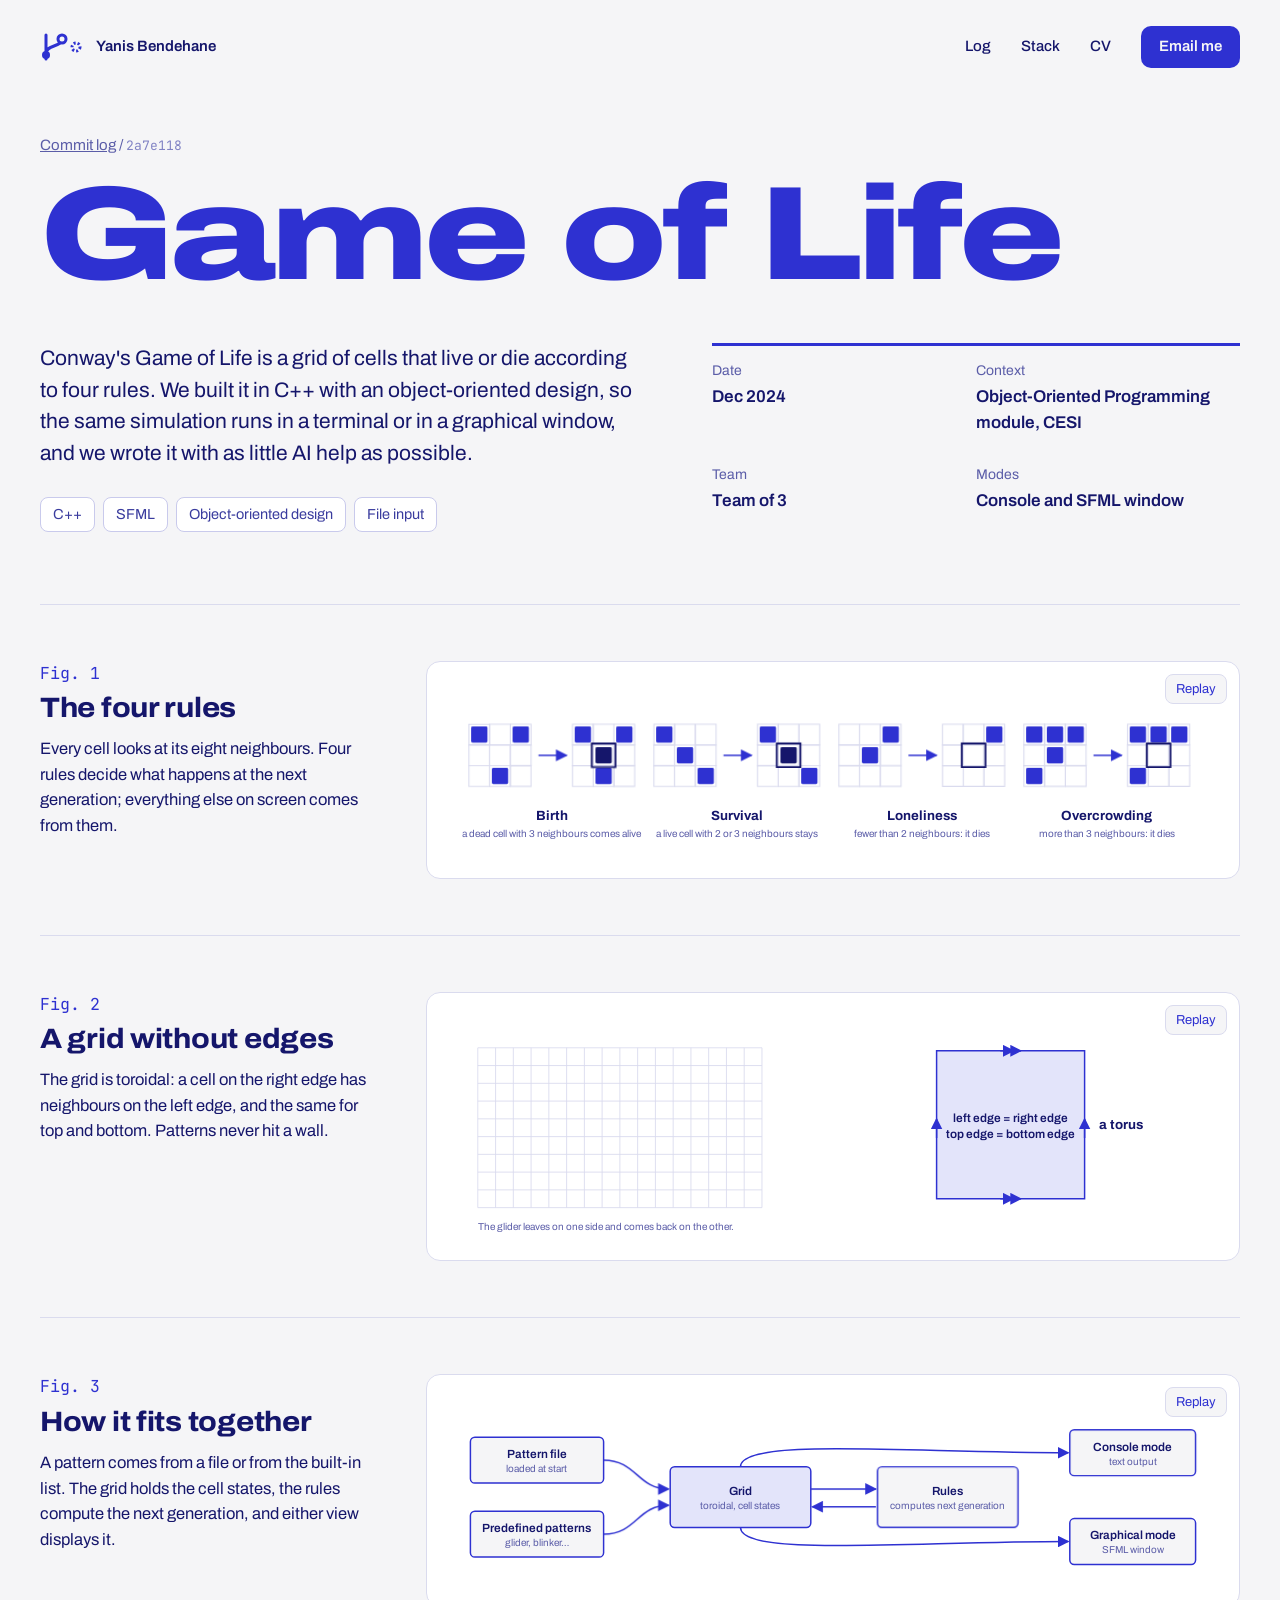
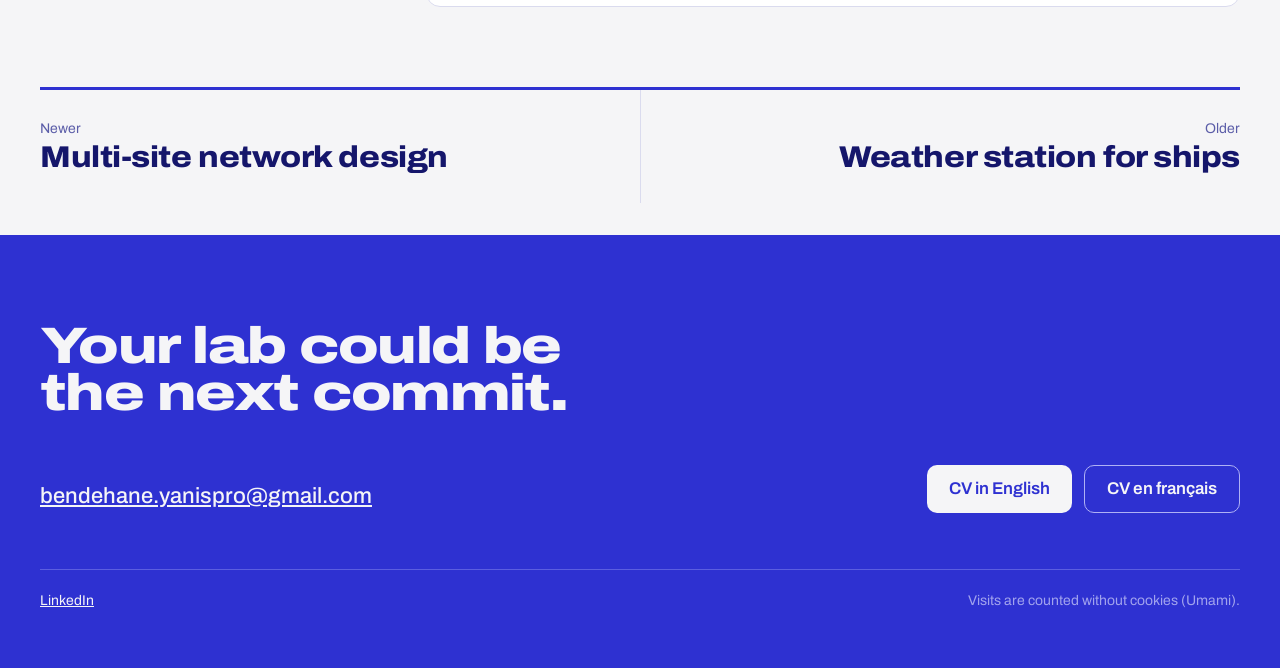
<file: projects/game-of-life.html>
<!doctype html>
<html lang="en">
<head>
<meta charset="utf-8">
<meta name="viewport" content="width=device-width, initial-scale=1">
<title>Game of Life, Yanis Bendehane</title>
<meta name="description" content="Conway&#x27;s Game of Life is a grid of cells that live or die according to four rules. We built it in C++ with an object-oriented design, so the same simu">
<meta property="og:type" content="website">
<meta property="og:site_name" content="Yanis Bendehane">
<meta property="og:title" content="Game of Life, Yanis Bendehane">
<meta property="og:description" content="Conway&#x27;s Game of Life is a grid of cells that live or die according to four rules. We built it in C++ with an object-oriented design, so the same simu">
<meta property="og:image" content="https://yyyanis.github.io/assets/og-v2.png">
<meta property="og:image:width" content="2400">
<meta property="og:image:height" content="1254">
<meta name="twitter:card" content="summary_large_image">
<link rel="icon" href="data:image/svg+xml,%3Csvg xmlns='http://www.w3.org/2000/svg' viewBox='0 0 32 32'%3E%3Crect width='32' height='32' rx='7' fill='%232E31D1'/%3E%3Cpath d='M10 26V6M10 21c0-7 12-6 12-12' fill='none' stroke='white' stroke-width='3' stroke-linecap='round'/%3E%3C/svg%3E">
<link rel="preconnect" href="https://fonts.googleapis.com"><link rel="preconnect" href="https://fonts.gstatic.com" crossorigin><link rel="stylesheet" href="https://fonts.googleapis.com/css2?family=Archivo:wdth,wght@62..125,300..900&family=JetBrains+Mono:wght@400;500&display=swap">
<link rel="stylesheet" href="../assets/site.css">
<script src="../assets/site.js" defer></script>
<script defer src="https://cloud.umami.is/script.js" data-website-id="d3bdd421-a42a-48f5-9f41-3edd822128b9" data-domains="yyyanis.github.io"></script>
</head>
<body>
<a class="skip" href="#main">Skip to content</a>
<header class="wrap top">
  <a class="brand" href="../index.html" aria-label="Yanis Bendehane, home"><svg width="44" height="28" viewBox="0 0 44 28" aria-hidden="true"><path d="M6 26V2M6 20C6 12 22 14 22 6" fill="none" stroke="#2E31D1" stroke-width="3" stroke-linecap="round"/><circle cx="6" cy="22" r="4" fill="#2E31D1"/><circle cx="22" cy="6" r="4" fill="#F5F5F7" stroke="#2E31D1" stroke-width="3"/><circle cx="36" cy="14" r="4" fill="#F5F5F7" stroke="#2E31D1" stroke-width="3" stroke-dasharray="2 2"/></svg><span>Yanis Bendehane</span></a>
  <nav aria-label="Main">
    <a href="../index.html#log">Log</a>
    <a href="../index.html#stack">Stack</a>
    <a href="#cv">CV</a>
    <a class="btn small" href="mailto:bendehane.yanispro@gmail.com" data-umami-event="email-click" data-umami-event-where="header">Email me</a>
  </nav>
</header>
<main id="main" class="wrap">
  <p class="crumb"><a href="../index.html#log">Commit log</a> <span aria-hidden="true">/</span> <span class="hash">2a7e118</span></p>
  <h1 class="title" style="--w:4"><span>Game of Life</span></h1>
  
  <div class="case-head">
    <div><p class="lead">Conway&#x27;s Game of Life is a grid of cells that live or die according to four rules. We built it in C++ with an object-oriented design, so the same simulation runs in a terminal or in a graphical window, and we wrote it with as little AI help as possible.</p><ul class="chips" aria-label="Technologies"><li>C++</li><li>SFML</li><li>Object-oriented design</li><li>File input</li></ul></div>
    <dl class="meta-grid"><div><dt>Date</dt><dd>Dec 2024</dd></div><div><dt>Context</dt><dd>Object-Oriented Programming module, CESI</dd></div><div><dt>Team</dt><dd>Team of 3</dd></div><div><dt>Modes</dt><dd>Console and SFML window</dd></div></dl>
  </div>
  
    <section class="fig" aria-labelledby="f1">
      <div class="fig-text"><p class="fnum">Fig. 1</p><h2 id="f1">The four rules</h2><p>Every cell looks at its eight neighbours. Four rules decide what happens at the next generation; everything else on screen comes from them.</p></div>
      <figure class="fig-panel"><svg viewBox="0 0 1000 200" role="img" style="width:100%;height:auto;display:block;overflow:visible"><defs><marker id="ah" viewBox="0 0 10 10" refX="9" refY="5" markerWidth="8" markerHeight="8" orient="auto-start-reverse"><path d="M0 0L10 5L0 10z" fill="#2E31D1"/></marker></defs><rect class="draw" pathLength="1" x="8" y="30" width="28" height="28" fill="none" stroke="#DADBEE" stroke-width="1.5" style="animation-delay:0.00s"/><rect class="pop" x="11" y="33" width="22" height="22" rx="2" fill="#2E31D1" style="animation-delay:0.30s"/><rect class="draw" pathLength="1" x="36" y="30" width="28" height="28" fill="none" stroke="#DADBEE" stroke-width="1.5" style="animation-delay:0.00s"/><rect class="draw" pathLength="1" x="64" y="30" width="28" height="28" fill="none" stroke="#DADBEE" stroke-width="1.5" style="animation-delay:0.00s"/><rect class="pop" x="67" y="33" width="22" height="22" rx="2" fill="#2E31D1" style="animation-delay:0.40s"/><rect class="draw" pathLength="1" x="8" y="58" width="28" height="28" fill="none" stroke="#DADBEE" stroke-width="1.5" style="animation-delay:0.00s"/><rect class="draw" pathLength="1" x="36" y="58" width="28" height="28" fill="none" stroke="#DADBEE" stroke-width="1.5" style="animation-delay:0.00s"/><rect class="draw" pathLength="1" x="64" y="58" width="28" height="28" fill="none" stroke="#DADBEE" stroke-width="1.5" style="animation-delay:0.00s"/><rect class="draw" pathLength="1" x="8" y="86" width="28" height="28" fill="none" stroke="#DADBEE" stroke-width="1.5" style="animation-delay:0.00s"/><rect class="draw" pathLength="1" x="36" y="86" width="28" height="28" fill="none" stroke="#DADBEE" stroke-width="1.5" style="animation-delay:0.00s"/><rect class="pop" x="39" y="89" width="22" height="22" rx="2" fill="#2E31D1" style="animation-delay:0.65s"/><rect class="draw" pathLength="1" x="64" y="86" width="28" height="28" fill="none" stroke="#DADBEE" stroke-width="1.5" style="animation-delay:0.00s"/><path class="draw" pathLength="1" d="M102 72 L140 72" fill="none" stroke="#2E31D1" stroke-width="2" marker-end="url(#ah)" style="animation-delay:0.60s"/><rect class="draw" pathLength="1" x="148" y="30" width="28" height="28" fill="none" stroke="#DADBEE" stroke-width="1.5" style="animation-delay:0.80s"/><rect class="pop" x="151" y="33" width="22" height="22" rx="2" fill="#2E31D1" style="animation-delay:1.10s"/><rect class="draw" pathLength="1" x="176" y="30" width="28" height="28" fill="none" stroke="#DADBEE" stroke-width="1.5" style="animation-delay:0.80s"/><rect class="draw" pathLength="1" x="204" y="30" width="28" height="28" fill="none" stroke="#DADBEE" stroke-width="1.5" style="animation-delay:0.80s"/><rect class="pop" x="207" y="33" width="22" height="22" rx="2" fill="#2E31D1" style="animation-delay:1.20s"/><rect class="draw" pathLength="1" x="148" y="58" width="28" height="28" fill="none" stroke="#DADBEE" stroke-width="1.5" style="animation-delay:0.80s"/><rect class="draw" pathLength="1" x="176" y="58" width="28" height="28" fill="none" stroke="#DADBEE" stroke-width="1.5" style="animation-delay:0.80s"/><rect class="pop" x="179" y="61" width="22" height="22" rx="2" fill="#15166B" style="animation-delay:1.30s"/><rect class="draw" pathLength="1" x="204" y="58" width="28" height="28" fill="none" stroke="#DADBEE" stroke-width="1.5" style="animation-delay:0.80s"/><rect class="draw" pathLength="1" x="148" y="86" width="28" height="28" fill="none" stroke="#DADBEE" stroke-width="1.5" style="animation-delay:0.80s"/><rect class="draw" pathLength="1" x="176" y="86" width="28" height="28" fill="none" stroke="#DADBEE" stroke-width="1.5" style="animation-delay:0.80s"/><rect class="pop" x="179" y="89" width="22" height="22" rx="2" fill="#2E31D1" style="animation-delay:1.45s"/><rect class="draw" pathLength="1" x="204" y="86" width="28" height="28" fill="none" stroke="#DADBEE" stroke-width="1.5" style="animation-delay:0.80s"/><rect class="draw" pathLength="1" x="174" y="56" width="32" height="32" fill="none" stroke="#15166B" stroke-width="2.5" style="animation-delay:1.40s"/><text class="lbl big" x="120" y="160" text-anchor="middle" style="animation-delay:0.90s">Birth</text><text class="lbl sub" x="120" y="182" text-anchor="middle" style="animation-delay:1.00s">a dead cell with 3 neighbours comes alive</text><rect class="draw" pathLength="1" x="258" y="30" width="28" height="28" fill="none" stroke="#DADBEE" stroke-width="1.5" style="animation-delay:0.45s"/><rect class="pop" x="261" y="33" width="22" height="22" rx="2" fill="#2E31D1" style="animation-delay:0.75s"/><rect class="draw" pathLength="1" x="286" y="30" width="28" height="28" fill="none" stroke="#DADBEE" stroke-width="1.5" style="animation-delay:0.45s"/><rect class="draw" pathLength="1" x="314" y="30" width="28" height="28" fill="none" stroke="#DADBEE" stroke-width="1.5" style="animation-delay:0.45s"/><rect class="draw" pathLength="1" x="258" y="58" width="28" height="28" fill="none" stroke="#DADBEE" stroke-width="1.5" style="animation-delay:0.45s"/><rect class="draw" pathLength="1" x="286" y="58" width="28" height="28" fill="none" stroke="#DADBEE" stroke-width="1.5" style="animation-delay:0.45s"/><rect class="pop" x="289" y="61" width="22" height="22" rx="2" fill="#2E31D1" style="animation-delay:0.95s"/><rect class="draw" pathLength="1" x="314" y="58" width="28" height="28" fill="none" stroke="#DADBEE" stroke-width="1.5" style="animation-delay:0.45s"/><rect class="draw" pathLength="1" x="258" y="86" width="28" height="28" fill="none" stroke="#DADBEE" stroke-width="1.5" style="animation-delay:0.45s"/><rect class="draw" pathLength="1" x="286" y="86" width="28" height="28" fill="none" stroke="#DADBEE" stroke-width="1.5" style="animation-delay:0.45s"/><rect class="draw" pathLength="1" x="314" y="86" width="28" height="28" fill="none" stroke="#DADBEE" stroke-width="1.5" style="animation-delay:0.45s"/><rect class="pop" x="317" y="89" width="22" height="22" rx="2" fill="#2E31D1" style="animation-delay:1.15s"/><path class="draw" pathLength="1" d="M352 72 L390 72" fill="none" stroke="#2E31D1" stroke-width="2" marker-end="url(#ah)" style="animation-delay:1.05s"/><rect class="draw" pathLength="1" x="398" y="30" width="28" height="28" fill="none" stroke="#DADBEE" stroke-width="1.5" style="animation-delay:1.25s"/><rect class="pop" x="401" y="33" width="22" height="22" rx="2" fill="#2E31D1" style="animation-delay:1.55s"/><rect class="draw" pathLength="1" x="426" y="30" width="28" height="28" fill="none" stroke="#DADBEE" stroke-width="1.5" style="animation-delay:1.25s"/><rect class="draw" pathLength="1" x="454" y="30" width="28" height="28" fill="none" stroke="#DADBEE" stroke-width="1.5" style="animation-delay:1.25s"/><rect class="draw" pathLength="1" x="398" y="58" width="28" height="28" fill="none" stroke="#DADBEE" stroke-width="1.5" style="animation-delay:1.25s"/><rect class="draw" pathLength="1" x="426" y="58" width="28" height="28" fill="none" stroke="#DADBEE" stroke-width="1.5" style="animation-delay:1.25s"/><rect class="pop" x="429" y="61" width="22" height="22" rx="2" fill="#15166B" style="animation-delay:1.75s"/><rect class="draw" pathLength="1" x="454" y="58" width="28" height="28" fill="none" stroke="#DADBEE" stroke-width="1.5" style="animation-delay:1.25s"/><rect class="draw" pathLength="1" x="398" y="86" width="28" height="28" fill="none" stroke="#DADBEE" stroke-width="1.5" style="animation-delay:1.25s"/><rect class="draw" pathLength="1" x="426" y="86" width="28" height="28" fill="none" stroke="#DADBEE" stroke-width="1.5" style="animation-delay:1.25s"/><rect class="draw" pathLength="1" x="454" y="86" width="28" height="28" fill="none" stroke="#DADBEE" stroke-width="1.5" style="animation-delay:1.25s"/><rect class="pop" x="457" y="89" width="22" height="22" rx="2" fill="#2E31D1" style="animation-delay:1.95s"/><rect class="draw" pathLength="1" x="424" y="56" width="32" height="32" fill="none" stroke="#15166B" stroke-width="2.5" style="animation-delay:1.85s"/><text class="lbl big" x="370" y="160" text-anchor="middle" style="animation-delay:1.35s">Survival</text><text class="lbl sub" x="370" y="182" text-anchor="middle" style="animation-delay:1.45s">a live cell with 2 or 3 neighbours stays</text><rect class="draw" pathLength="1" x="508" y="30" width="28" height="28" fill="none" stroke="#DADBEE" stroke-width="1.5" style="animation-delay:0.90s"/><rect class="draw" pathLength="1" x="536" y="30" width="28" height="28" fill="none" stroke="#DADBEE" stroke-width="1.5" style="animation-delay:0.90s"/><rect class="draw" pathLength="1" x="564" y="30" width="28" height="28" fill="none" stroke="#DADBEE" stroke-width="1.5" style="animation-delay:0.90s"/><rect class="pop" x="567" y="33" width="22" height="22" rx="2" fill="#2E31D1" style="animation-delay:1.30s"/><rect class="draw" pathLength="1" x="508" y="58" width="28" height="28" fill="none" stroke="#DADBEE" stroke-width="1.5" style="animation-delay:0.90s"/><rect class="draw" pathLength="1" x="536" y="58" width="28" height="28" fill="none" stroke="#DADBEE" stroke-width="1.5" style="animation-delay:0.90s"/><rect class="pop" x="539" y="61" width="22" height="22" rx="2" fill="#2E31D1" style="animation-delay:1.40s"/><rect class="draw" pathLength="1" x="564" y="58" width="28" height="28" fill="none" stroke="#DADBEE" stroke-width="1.5" style="animation-delay:0.90s"/><rect class="draw" pathLength="1" x="508" y="86" width="28" height="28" fill="none" stroke="#DADBEE" stroke-width="1.5" style="animation-delay:0.90s"/><rect class="draw" pathLength="1" x="536" y="86" width="28" height="28" fill="none" stroke="#DADBEE" stroke-width="1.5" style="animation-delay:0.90s"/><rect class="draw" pathLength="1" x="564" y="86" width="28" height="28" fill="none" stroke="#DADBEE" stroke-width="1.5" style="animation-delay:0.90s"/><path class="draw" pathLength="1" d="M602 72 L640 72" fill="none" stroke="#2E31D1" stroke-width="2" marker-end="url(#ah)" style="animation-delay:1.50s"/><rect class="draw" pathLength="1" x="648" y="30" width="28" height="28" fill="none" stroke="#DADBEE" stroke-width="1.5" style="animation-delay:1.70s"/><rect class="draw" pathLength="1" x="676" y="30" width="28" height="28" fill="none" stroke="#DADBEE" stroke-width="1.5" style="animation-delay:1.70s"/><rect class="draw" pathLength="1" x="704" y="30" width="28" height="28" fill="none" stroke="#DADBEE" stroke-width="1.5" style="animation-delay:1.70s"/><rect class="pop" x="707" y="33" width="22" height="22" rx="2" fill="#2E31D1" style="animation-delay:2.10s"/><rect class="draw" pathLength="1" x="648" y="58" width="28" height="28" fill="none" stroke="#DADBEE" stroke-width="1.5" style="animation-delay:1.70s"/><rect class="draw" pathLength="1" x="676" y="58" width="28" height="28" fill="none" stroke="#DADBEE" stroke-width="1.5" style="animation-delay:1.70s"/><rect class="draw" pathLength="1" x="704" y="58" width="28" height="28" fill="none" stroke="#DADBEE" stroke-width="1.5" style="animation-delay:1.70s"/><rect class="draw" pathLength="1" x="648" y="86" width="28" height="28" fill="none" stroke="#DADBEE" stroke-width="1.5" style="animation-delay:1.70s"/><rect class="draw" pathLength="1" x="676" y="86" width="28" height="28" fill="none" stroke="#DADBEE" stroke-width="1.5" style="animation-delay:1.70s"/><rect class="draw" pathLength="1" x="704" y="86" width="28" height="28" fill="none" stroke="#DADBEE" stroke-width="1.5" style="animation-delay:1.70s"/><rect class="draw" pathLength="1" x="674" y="56" width="32" height="32" fill="none" stroke="#15166B" stroke-width="2.5" style="animation-delay:2.30s"/><text class="lbl big" x="620" y="160" text-anchor="middle" style="animation-delay:1.80s">Loneliness</text><text class="lbl sub" x="620" y="182" text-anchor="middle" style="animation-delay:1.90s">fewer than 2 neighbours: it dies</text><rect class="draw" pathLength="1" x="758" y="30" width="28" height="28" fill="none" stroke="#DADBEE" stroke-width="1.5" style="animation-delay:1.35s"/><rect class="pop" x="761" y="33" width="22" height="22" rx="2" fill="#2E31D1" style="animation-delay:1.65s"/><rect class="draw" pathLength="1" x="786" y="30" width="28" height="28" fill="none" stroke="#DADBEE" stroke-width="1.5" style="animation-delay:1.35s"/><rect class="pop" x="789" y="33" width="22" height="22" rx="2" fill="#2E31D1" style="animation-delay:1.70s"/><rect class="draw" pathLength="1" x="814" y="30" width="28" height="28" fill="none" stroke="#DADBEE" stroke-width="1.5" style="animation-delay:1.35s"/><rect class="pop" x="817" y="33" width="22" height="22" rx="2" fill="#2E31D1" style="animation-delay:1.75s"/><rect class="draw" pathLength="1" x="758" y="58" width="28" height="28" fill="none" stroke="#DADBEE" stroke-width="1.5" style="animation-delay:1.35s"/><rect class="draw" pathLength="1" x="786" y="58" width="28" height="28" fill="none" stroke="#DADBEE" stroke-width="1.5" style="animation-delay:1.35s"/><rect class="pop" x="789" y="61" width="22" height="22" rx="2" fill="#2E31D1" style="animation-delay:1.85s"/><rect class="draw" pathLength="1" x="814" y="58" width="28" height="28" fill="none" stroke="#DADBEE" stroke-width="1.5" style="animation-delay:1.35s"/><rect class="draw" pathLength="1" x="758" y="86" width="28" height="28" fill="none" stroke="#DADBEE" stroke-width="1.5" style="animation-delay:1.35s"/><rect class="pop" x="761" y="89" width="22" height="22" rx="2" fill="#2E31D1" style="animation-delay:1.95s"/><rect class="draw" pathLength="1" x="786" y="86" width="28" height="28" fill="none" stroke="#DADBEE" stroke-width="1.5" style="animation-delay:1.35s"/><rect class="draw" pathLength="1" x="814" y="86" width="28" height="28" fill="none" stroke="#DADBEE" stroke-width="1.5" style="animation-delay:1.35s"/><path class="draw" pathLength="1" d="M852 72 L890 72" fill="none" stroke="#2E31D1" stroke-width="2" marker-end="url(#ah)" style="animation-delay:1.95s"/><rect class="draw" pathLength="1" x="898" y="30" width="28" height="28" fill="none" stroke="#DADBEE" stroke-width="1.5" style="animation-delay:2.15s"/><rect class="pop" x="901" y="33" width="22" height="22" rx="2" fill="#2E31D1" style="animation-delay:2.45s"/><rect class="draw" pathLength="1" x="926" y="30" width="28" height="28" fill="none" stroke="#DADBEE" stroke-width="1.5" style="animation-delay:2.15s"/><rect class="pop" x="929" y="33" width="22" height="22" rx="2" fill="#2E31D1" style="animation-delay:2.50s"/><rect class="draw" pathLength="1" x="954" y="30" width="28" height="28" fill="none" stroke="#DADBEE" stroke-width="1.5" style="animation-delay:2.15s"/><rect class="pop" x="957" y="33" width="22" height="22" rx="2" fill="#2E31D1" style="animation-delay:2.55s"/><rect class="draw" pathLength="1" x="898" y="58" width="28" height="28" fill="none" stroke="#DADBEE" stroke-width="1.5" style="animation-delay:2.15s"/><rect class="draw" pathLength="1" x="926" y="58" width="28" height="28" fill="none" stroke="#DADBEE" stroke-width="1.5" style="animation-delay:2.15s"/><rect class="draw" pathLength="1" x="954" y="58" width="28" height="28" fill="none" stroke="#DADBEE" stroke-width="1.5" style="animation-delay:2.15s"/><rect class="draw" pathLength="1" x="898" y="86" width="28" height="28" fill="none" stroke="#DADBEE" stroke-width="1.5" style="animation-delay:2.15s"/><rect class="pop" x="901" y="89" width="22" height="22" rx="2" fill="#2E31D1" style="animation-delay:2.75s"/><rect class="draw" pathLength="1" x="926" y="86" width="28" height="28" fill="none" stroke="#DADBEE" stroke-width="1.5" style="animation-delay:2.15s"/><rect class="draw" pathLength="1" x="954" y="86" width="28" height="28" fill="none" stroke="#DADBEE" stroke-width="1.5" style="animation-delay:2.15s"/><rect class="draw" pathLength="1" x="924" y="56" width="32" height="32" fill="none" stroke="#15166B" stroke-width="2.5" style="animation-delay:2.75s"/><text class="lbl big" x="870" y="160" text-anchor="middle" style="animation-delay:2.25s">Overcrowding</text><text class="lbl sub" x="870" y="182" text-anchor="middle" style="animation-delay:2.35s">more than 3 neighbours: it dies</text></svg><button type="button" class="replay">Replay</button></figure>
    </section>
    <section class="fig" aria-labelledby="f2">
      <div class="fig-text"><p class="fnum">Fig. 2</p><h2 id="f2">A grid without edges</h2><p>The grid is toroidal: a cell on the right edge has neighbours on the left edge, and the same for top and bottom. Patterns never hit a wall.</p></div>
      <figure class="fig-panel"><svg viewBox="0 0 1000 270" role="img" style="width:100%;height:auto;display:block;overflow:visible"><defs><marker id="ah" viewBox="0 0 10 10" refX="9" refY="5" markerWidth="8" markerHeight="8" orient="auto-start-reverse"><path d="M0 0L10 5L0 10z" fill="#2E31D1"/></marker></defs><path class="draw" pathLength="1" d="M20 20 L20 236" stroke="#DADBEE" stroke-width="1.2" style="animation-delay:0.00s"/><path class="draw" pathLength="1" d="M44 20 L44 236" stroke="#DADBEE" stroke-width="1.2" style="animation-delay:0.02s"/><path class="draw" pathLength="1" d="M68 20 L68 236" stroke="#DADBEE" stroke-width="1.2" style="animation-delay:0.04s"/><path class="draw" pathLength="1" d="M92 20 L92 236" stroke="#DADBEE" stroke-width="1.2" style="animation-delay:0.06s"/><path class="draw" pathLength="1" d="M116 20 L116 236" stroke="#DADBEE" stroke-width="1.2" style="animation-delay:0.08s"/><path class="draw" pathLength="1" d="M140 20 L140 236" stroke="#DADBEE" stroke-width="1.2" style="animation-delay:0.10s"/><path class="draw" pathLength="1" d="M164 20 L164 236" stroke="#DADBEE" stroke-width="1.2" style="animation-delay:0.12s"/><path class="draw" pathLength="1" d="M188 20 L188 236" stroke="#DADBEE" stroke-width="1.2" style="animation-delay:0.14s"/><path class="draw" pathLength="1" d="M212 20 L212 236" stroke="#DADBEE" stroke-width="1.2" style="animation-delay:0.16s"/><path class="draw" pathLength="1" d="M236 20 L236 236" stroke="#DADBEE" stroke-width="1.2" style="animation-delay:0.18s"/><path class="draw" pathLength="1" d="M260 20 L260 236" stroke="#DADBEE" stroke-width="1.2" style="animation-delay:0.20s"/><path class="draw" pathLength="1" d="M284 20 L284 236" stroke="#DADBEE" stroke-width="1.2" style="animation-delay:0.22s"/><path class="draw" pathLength="1" d="M308 20 L308 236" stroke="#DADBEE" stroke-width="1.2" style="animation-delay:0.24s"/><path class="draw" pathLength="1" d="M332 20 L332 236" stroke="#DADBEE" stroke-width="1.2" style="animation-delay:0.26s"/><path class="draw" pathLength="1" d="M356 20 L356 236" stroke="#DADBEE" stroke-width="1.2" style="animation-delay:0.28s"/><path class="draw" pathLength="1" d="M380 20 L380 236" stroke="#DADBEE" stroke-width="1.2" style="animation-delay:0.30s"/><path class="draw" pathLength="1" d="M404 20 L404 236" stroke="#DADBEE" stroke-width="1.2" style="animation-delay:0.32s"/><path class="draw" pathLength="1" d="M20 20 L404 20" stroke="#DADBEE" stroke-width="1.2" style="animation-delay:0.00s"/><path class="draw" pathLength="1" d="M20 44 L404 44" stroke="#DADBEE" stroke-width="1.2" style="animation-delay:0.02s"/><path class="draw" pathLength="1" d="M20 68 L404 68" stroke="#DADBEE" stroke-width="1.2" style="animation-delay:0.04s"/><path class="draw" pathLength="1" d="M20 92 L404 92" stroke="#DADBEE" stroke-width="1.2" style="animation-delay:0.06s"/><path class="draw" pathLength="1" d="M20 116 L404 116" stroke="#DADBEE" stroke-width="1.2" style="animation-delay:0.08s"/><path class="draw" pathLength="1" d="M20 140 L404 140" stroke="#DADBEE" stroke-width="1.2" style="animation-delay:0.10s"/><path class="draw" pathLength="1" d="M20 164 L404 164" stroke="#DADBEE" stroke-width="1.2" style="animation-delay:0.12s"/><path class="draw" pathLength="1" d="M20 188 L404 188" stroke="#DADBEE" stroke-width="1.2" style="animation-delay:0.14s"/><path class="draw" pathLength="1" d="M20 212 L404 212" stroke="#DADBEE" stroke-width="1.2" style="animation-delay:0.16s"/><path class="draw" pathLength="1" d="M20 236 L404 236" stroke="#DADBEE" stroke-width="1.2" style="animation-delay:0.18s"/><path class="gen g0" d="M311 119h18v18h-18zM335 95h18v18h-18zM335 119h18v18h-18zM311 71h18v18h-18zM287 119h18v18h-18z" fill="#2E31D1" style="animation-delay:1.00s;animation-duration:7.84s"/><path class="gen g1" d="M311 119h18v18h-18zM335 119h18v18h-18zM287 95h18v18h-18zM335 95h18v18h-18zM311 143h18v18h-18z" fill="#2E31D1" style="animation-delay:1.28s;animation-duration:7.84s"/><path class="gen g2" d="M335 119h18v18h-18zM335 95h18v18h-18zM311 143h18v18h-18zM335 143h18v18h-18zM287 119h18v18h-18z" fill="#2E31D1" style="animation-delay:1.56s;animation-duration:7.84s"/><path class="gen g3" d="M335 119h18v18h-18zM359 119h18v18h-18zM311 95h18v18h-18zM311 143h18v18h-18zM335 143h18v18h-18z" fill="#2E31D1" style="animation-delay:1.84s;animation-duration:7.84s"/><path class="gen g4" d="M359 119h18v18h-18zM335 95h18v18h-18zM311 143h18v18h-18zM335 143h18v18h-18zM359 143h18v18h-18z" fill="#2E31D1" style="animation-delay:2.12s;animation-duration:7.84s"/><path class="gen g5" d="M311 119h18v18h-18zM359 119h18v18h-18zM335 167h18v18h-18zM335 143h18v18h-18zM359 143h18v18h-18z" fill="#2E31D1" style="animation-delay:2.40s;animation-duration:7.84s"/><path class="gen g6" d="M359 119h18v18h-18zM359 167h18v18h-18zM335 167h18v18h-18zM311 143h18v18h-18zM359 143h18v18h-18z" fill="#2E31D1" style="animation-delay:2.68s;animation-duration:7.84s"/><path class="gen g7" d="M383 143h18v18h-18zM335 119h18v18h-18zM359 167h18v18h-18zM335 167h18v18h-18zM359 143h18v18h-18z" fill="#2E31D1" style="animation-delay:2.96s;animation-duration:7.84s"/><path class="gen g8" d="M383 143h18v18h-18zM359 119h18v18h-18zM359 167h18v18h-18zM383 167h18v18h-18zM335 167h18v18h-18z" fill="#2E31D1" style="animation-delay:3.24s;animation-duration:7.84s"/><path class="gen g9" d="M383 143h18v18h-18zM359 191h18v18h-18zM359 167h18v18h-18zM383 167h18v18h-18zM335 143h18v18h-18z" fill="#2E31D1" style="animation-delay:3.52s;animation-duration:7.84s"/><path class="gen g10" d="M383 143h18v18h-18zM359 191h18v18h-18zM383 191h18v18h-18zM383 167h18v18h-18zM335 167h18v18h-18z" fill="#2E31D1" style="animation-delay:3.80s;animation-duration:7.84s"/><path class="gen g11" d="M359 191h18v18h-18zM383 191h18v18h-18zM23 167h18v18h-18zM383 167h18v18h-18zM359 143h18v18h-18z" fill="#2E31D1" style="animation-delay:4.08s;animation-duration:7.84s"/><path class="gen g12" d="M23 191h18v18h-18zM383 143h18v18h-18zM359 191h18v18h-18zM383 191h18v18h-18zM23 167h18v18h-18z" fill="#2E31D1" style="animation-delay:4.36s;animation-duration:7.84s"/><path class="gen g13" d="M23 191h18v18h-18zM383 215h18v18h-18zM383 191h18v18h-18zM23 167h18v18h-18zM359 167h18v18h-18z" fill="#2E31D1" style="animation-delay:4.64s;animation-duration:7.84s"/><path class="gen g14" d="M23 191h18v18h-18zM383 215h18v18h-18zM359 191h18v18h-18zM23 167h18v18h-18zM23 215h18v18h-18z" fill="#2E31D1" style="animation-delay:4.92s;animation-duration:7.84s"/><path class="gen g15" d="M23 191h18v18h-18zM383 215h18v18h-18zM47 191h18v18h-18zM383 167h18v18h-18zM23 215h18v18h-18z" fill="#2E31D1" style="animation-delay:5.20s;animation-duration:7.84s"/><path class="gen g16" d="M383 215h18v18h-18zM47 215h18v18h-18zM23 167h18v18h-18zM47 191h18v18h-18zM23 215h18v18h-18z" fill="#2E31D1" style="animation-delay:5.48s;animation-duration:7.84s"/><path class="gen g17" d="M23 23h18v18h-18zM47 215h18v18h-18zM383 191h18v18h-18zM47 191h18v18h-18zM23 215h18v18h-18z" fill="#2E31D1" style="animation-delay:5.76s;animation-duration:7.84s"/><path class="gen g18" d="M383 215h18v18h-18zM23 23h18v18h-18zM47 215h18v18h-18zM47 191h18v18h-18zM47 23h18v18h-18z" fill="#2E31D1" style="animation-delay:6.04s;animation-duration:7.84s"/><path class="gen g19" d="M23 191h18v18h-18zM23 23h18v18h-18zM47 215h18v18h-18zM47 23h18v18h-18zM71 215h18v18h-18z" fill="#2E31D1" style="animation-delay:6.32s;animation-duration:7.84s"/><path class="gen g20" d="M23 23h18v18h-18zM71 23h18v18h-18zM47 191h18v18h-18zM47 23h18v18h-18zM71 215h18v18h-18z" fill="#2E31D1" style="animation-delay:6.60s;animation-duration:7.84s"/><path class="gen g21" d="M47 47h18v18h-18zM71 23h18v18h-18zM47 23h18v18h-18zM23 215h18v18h-18zM71 215h18v18h-18z" fill="#2E31D1" style="animation-delay:6.88s;animation-duration:7.84s"/><path class="gen g22" d="M71 47h18v18h-18zM23 23h18v18h-18zM47 47h18v18h-18zM71 23h18v18h-18zM71 215h18v18h-18z" fill="#2E31D1" style="animation-delay:7.16s;animation-duration:7.84s"/><path class="gen g23" d="M71 47h18v18h-18zM47 47h18v18h-18zM47 215h18v18h-18zM71 23h18v18h-18zM95 23h18v18h-18z" fill="#2E31D1" style="animation-delay:7.44s;animation-duration:7.84s"/><path class="gen g24" d="M71 47h18v18h-18zM95 47h18v18h-18zM47 47h18v18h-18zM95 23h18v18h-18zM71 215h18v18h-18z" fill="#2E31D1" style="animation-delay:7.72s;animation-duration:7.84s"/><path class="gen g25" d="M71 47h18v18h-18zM95 47h18v18h-18zM95 23h18v18h-18zM71 71h18v18h-18zM47 23h18v18h-18z" fill="#2E31D1" style="animation-delay:8.00s;animation-duration:7.84s"/><path class="gen g26" d="M95 47h18v18h-18zM47 47h18v18h-18zM95 23h18v18h-18zM71 71h18v18h-18zM95 71h18v18h-18z" fill="#2E31D1" style="animation-delay:8.28s;animation-duration:7.84s"/><path class="gen g27" d="M95 47h18v18h-18zM71 23h18v18h-18zM71 71h18v18h-18zM95 71h18v18h-18zM119 47h18v18h-18z" fill="#2E31D1" style="animation-delay:8.56s;animation-duration:7.84s"/><rect class="draw" pathLength="1" x="640" y="24" width="200" height="200" fill="#E3E4FA" stroke="#2E31D1" stroke-width="2" style="animation-delay:.6s"/><path class="draw" pathLength="1" d="M640 142.0 L640 116.0" fill="none" stroke="#2E31D1" stroke-width="2" marker-end="url(#ah)" style="animation-delay:1.20s"/><path class="draw" pathLength="1" d="M840 142.0 L840 116.0" fill="none" stroke="#2E31D1" stroke-width="2" marker-end="url(#ah)" style="animation-delay:1.20s"/><path class="draw" pathLength="1" d="M726.0 24 L744.0 24" fill="none" stroke="#2E31D1" stroke-width="2" marker-end="url(#ah)" style="animation-delay:1.30s"/><path class="draw" pathLength="1" d="M736.0 24 L754.0 24" fill="none" stroke="#2E31D1" stroke-width="2" marker-end="url(#ah)" style="animation-delay:1.35s"/><path class="draw" pathLength="1" d="M726.0 224 L744.0 224" fill="none" stroke="#2E31D1" stroke-width="2" marker-end="url(#ah)" style="animation-delay:1.30s"/><path class="draw" pathLength="1" d="M736.0 224 L754.0 224" fill="none" stroke="#2E31D1" stroke-width="2" marker-end="url(#ah)" style="animation-delay:1.35s"/><text class="lbl" x="740.0" y="120.0" text-anchor="middle" style="animation-delay:1.60s">left edge = right edge</text><text class="lbl" x="740.0" y="142.0" text-anchor="middle" style="animation-delay:1.70s">top edge = bottom edge</text><text class="lbl big" x="860" y="130.0" text-anchor="start" style="animation-delay:1.90s">a torus</text><text class="lbl sub" x="20" y="266" text-anchor="start" style="animation-delay:1.00s">The glider leaves on one side and comes back on the other.</text></svg><button type="button" class="replay">Replay</button></figure>
    </section>
    <section class="fig" aria-labelledby="f3">
      <div class="fig-text"><p class="fnum">Fig. 3</p><h2 id="f3">How it fits together</h2><p>A pattern comes from a file or from the built-in list. The grid holds the cell states, the rules compute the next generation, and either view displays it.</p></div>
      <figure class="fig-panel"><svg viewBox="0 0 1000 220" role="img" style="width:100%;height:auto;display:block;overflow:visible"><defs><marker id="ah" viewBox="0 0 10 10" refX="9" refY="5" markerWidth="8" markerHeight="8" orient="auto-start-reverse"><path d="M0 0L10 5L0 10z" fill="#2E31D1"/></marker></defs><rect class="draw" pathLength="1" x="10" y="30" width="180" height="62" rx="6" fill="#F5F5F7" stroke="#2E31D1" stroke-width="2" style="animation-delay:0.00s"/><text class="lbl" x="100.0" y="58.0" text-anchor="middle" style="animation-delay:0.35s">Pattern file</text><text class="lbl sub" x="100.0" y="77.0" text-anchor="middle" style="animation-delay:0.40s">loaded at start</text><rect class="draw" pathLength="1" x="10" y="130" width="180" height="62" rx="6" fill="#F5F5F7" stroke="#2E31D1" stroke-width="2" style="animation-delay:0.15s"/><text class="lbl" x="100.0" y="158.0" text-anchor="middle" style="animation-delay:0.50s">Predefined patterns</text><text class="lbl sub" x="100.0" y="177.0" text-anchor="middle" style="animation-delay:0.55s">glider, blinker…</text><rect class="draw" pathLength="1" x="280" y="70" width="190" height="82" rx="6" fill="#E3E4FA" stroke="#2E31D1" stroke-width="2" style="animation-delay:0.40s"/><text class="lbl" x="375.0" y="108.0" text-anchor="middle" style="animation-delay:0.75s">Grid</text><text class="lbl sub" x="375.0" y="127.0" text-anchor="middle" style="animation-delay:0.80s">toroidal, cell states</text><path class="draw" pathLength="1" d="M190 61 C235 61 235 100 278 100" fill="none" stroke="#2E31D1" stroke-width="2" marker-end="url(#ah)" style="animation-delay:0.60s"/><path class="draw" pathLength="1" d="M190 161 C235 161 235 122 278 122" fill="none" stroke="#2E31D1" stroke-width="2" marker-end="url(#ah)" style="animation-delay:0.70s"/><rect class="draw" pathLength="1" x="560" y="70" width="190" height="82" rx="6" fill="#F5F5F7" stroke="#2E31D1" stroke-width="2" style="animation-delay:0.90s"/><text class="lbl" x="655.0" y="108.0" text-anchor="middle" style="animation-delay:1.25s">Rules</text><text class="lbl sub" x="655.0" y="127.0" text-anchor="middle" style="animation-delay:1.30s">computes next generation</text><path class="draw" pathLength="1" d="M470 100 L558 100" fill="none" stroke="#2E31D1" stroke-width="2" marker-end="url(#ah)" style="animation-delay:1.10s"/><path class="draw" pathLength="1" d="M558 124 L472 124" fill="none" stroke="#2E31D1" stroke-width="2" marker-end="url(#ah)" style="animation-delay:1.25s"/><rect class="draw" pathLength="1" x="820" y="20" width="170" height="62" rx="6" fill="#F5F5F7" stroke="#2E31D1" stroke-width="2" style="animation-delay:1.40s"/><text class="lbl" x="905.0" y="48.0" text-anchor="middle" style="animation-delay:1.75s">Console mode</text><text class="lbl sub" x="905.0" y="67.0" text-anchor="middle" style="animation-delay:1.80s">text output</text><rect class="draw" pathLength="1" x="820" y="140" width="170" height="62" rx="6" fill="#F5F5F7" stroke="#2E31D1" stroke-width="2" style="animation-delay:1.50s"/><text class="lbl" x="905.0" y="168.0" text-anchor="middle" style="animation-delay:1.85s">Graphical mode</text><text class="lbl sub" x="905.0" y="187.0" text-anchor="middle" style="animation-delay:1.90s">SFML window</text><path class="draw" pathLength="1" d="M375 70 C375 30 600 51 818 51" fill="none" stroke="#2E31D1" stroke-width="2" marker-end="url(#ah)" style="animation-delay:1.70s"/><path class="draw" pathLength="1" d="M375 152 C375 192 600 171 818 171" fill="none" stroke="#2E31D1" stroke-width="2" marker-end="url(#ah)" style="animation-delay:1.80s"/></svg><button type="button" class="replay">Replay</button></figure>
    </section>
  <nav class="pn" aria-label="Other projects"><a href="network.html"><small>Newer</small><strong>Multi-site network design</strong></a><a class="older" href="weather-station.html"><small>Older</small><strong>Weather station for ships</strong></a></nav>
</main>
<footer id="cv" class="foot">
  <div class="wrap">
    <p class="foot-line ">Your lab could be<br>the next commit.</p>
    <div class="foot-row">
      <a class="foot-mail" href="mailto:bendehane.yanispro@gmail.com" data-umami-event="email-click" data-umami-event-where="footer">bendehane.yanispro@gmail.com</a>
      <div class="foot-btns">
        <a class="btn light" data-cv="en" data-umami-event="cv-download" data-umami-event-lang="en" data-umami-event-profile="general" href="../cv/Yanis_Bendehane_CV_00_general_en.pdf" download>CV in English</a>
        <a class="btn ghost" data-cv="fr" data-umami-event="cv-download" data-umami-event-lang="fr" data-umami-event-profile="general" href="../cv/Yanis_Bendehane_CV_00_general_fr.pdf" download>CV en français</a>
      </div>
    </div>
    <div class="foot-meta"><a href="https://www.linkedin.com/in/yanisb9/" data-umami-event="linkedin-click">LinkedIn</a><span class="foot-note">Visits are counted without cookies (Umami).</span></div>
  </div>
</footer>
<script>window.CV_FILES={"general": "00_general", "software": "01_software", "data": "02_data-ai", "embedded": "03_embedded-iot", "network": "04_networks-security", "web": "05_web-backend"};window.SITE_ROOT="../";</script>
</body>
</html>
</file>
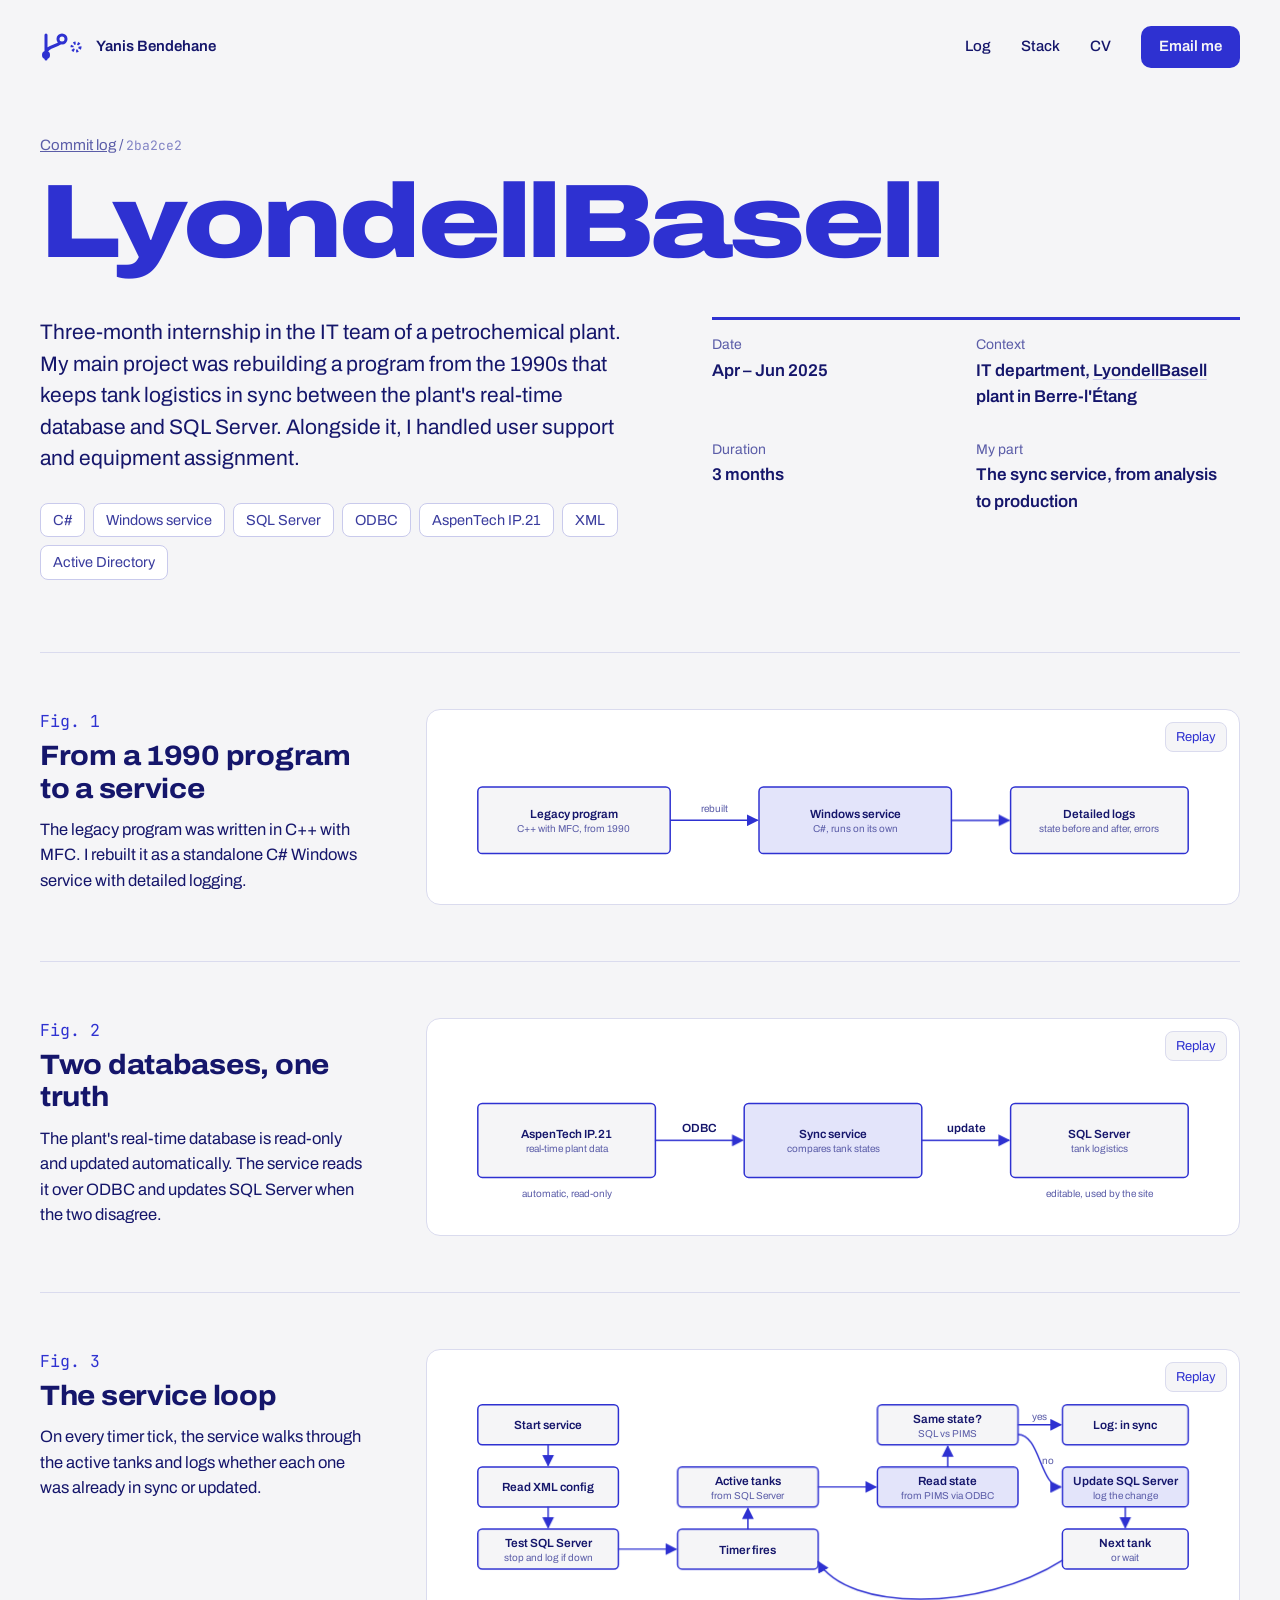
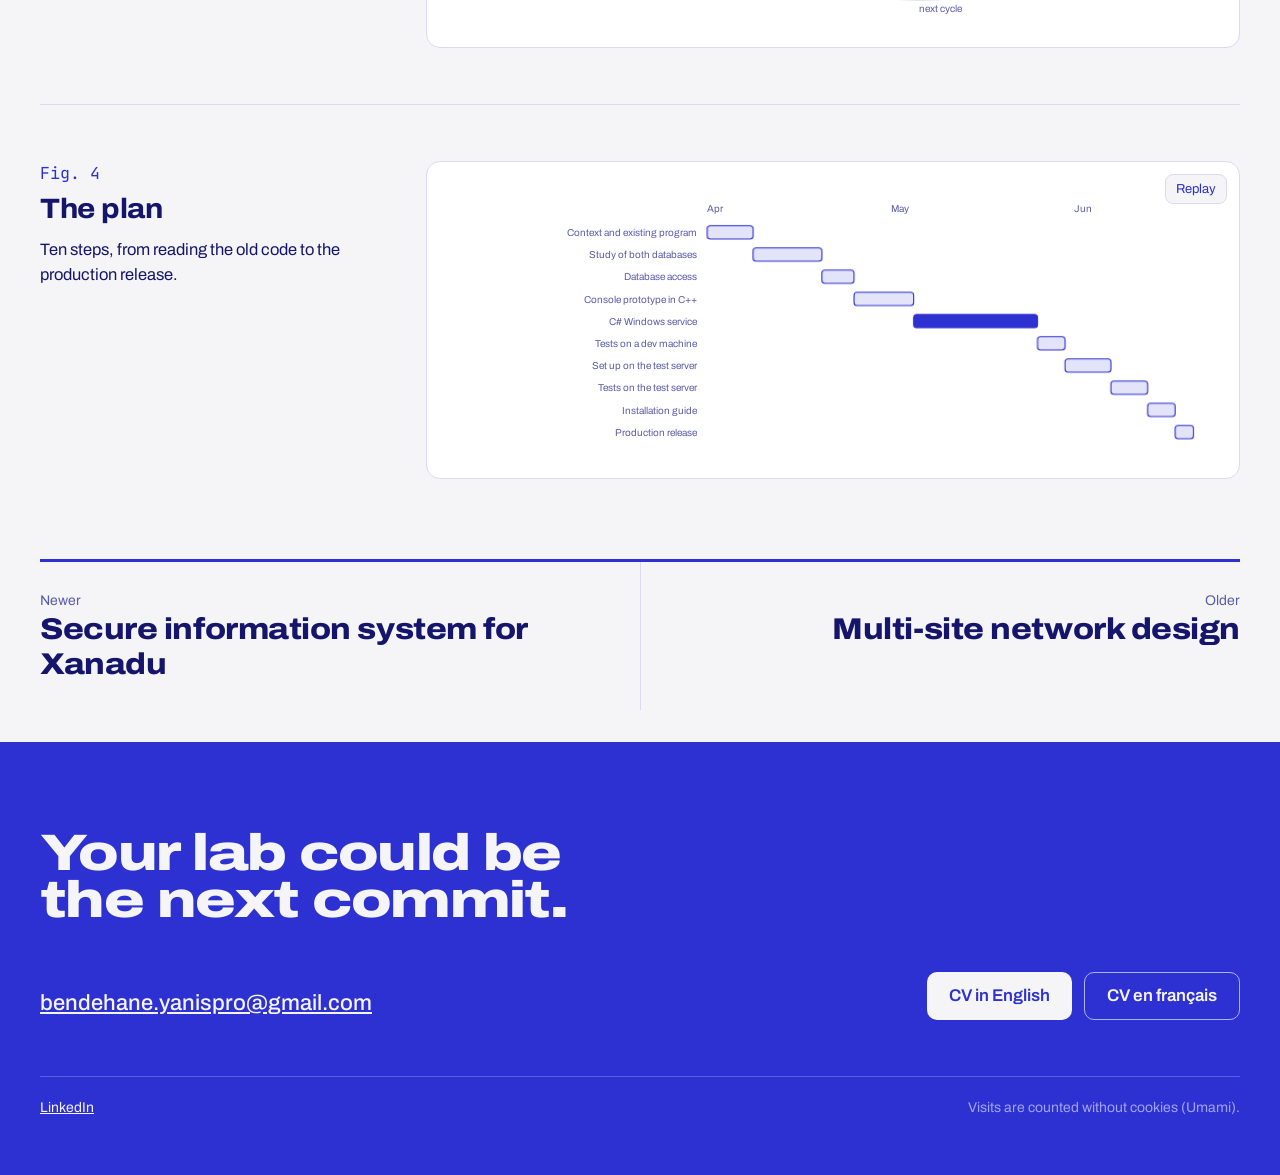
<file: projects/lyondellbasell.html>
<!doctype html>
<html lang="en">
<head>
<meta charset="utf-8">
<meta name="viewport" content="width=device-width, initial-scale=1">
<title>IT intern, LyondellBasell, Yanis Bendehane</title>
<meta name="description" content="Three-month internship in the IT team of a petrochemical plant. My main project was rebuilding a program from the 1990s that keeps tank logistics in s">
<meta property="og:type" content="website">
<meta property="og:site_name" content="Yanis Bendehane">
<meta property="og:title" content="IT intern, LyondellBasell, Yanis Bendehane">
<meta property="og:description" content="Three-month internship in the IT team of a petrochemical plant. My main project was rebuilding a program from the 1990s that keeps tank logistics in s">
<meta property="og:image" content="https://yyyanis.github.io/assets/og-v2.png">
<meta property="og:image:width" content="2400">
<meta property="og:image:height" content="1254">
<meta name="twitter:card" content="summary_large_image">
<link rel="icon" href="data:image/svg+xml,%3Csvg xmlns='http://www.w3.org/2000/svg' viewBox='0 0 32 32'%3E%3Crect width='32' height='32' rx='7' fill='%232E31D1'/%3E%3Cpath d='M10 26V6M10 21c0-7 12-6 12-12' fill='none' stroke='white' stroke-width='3' stroke-linecap='round'/%3E%3C/svg%3E">
<link rel="preconnect" href="https://fonts.googleapis.com"><link rel="preconnect" href="https://fonts.gstatic.com" crossorigin><link rel="stylesheet" href="https://fonts.googleapis.com/css2?family=Archivo:wdth,wght@62..125,300..900&family=JetBrains+Mono:wght@400;500&display=swap">
<link rel="stylesheet" href="../assets/site.css">
<script src="../assets/site.js" defer></script>
<script defer src="https://cloud.umami.is/script.js" data-website-id="d3bdd421-a42a-48f5-9f41-3edd822128b9" data-domains="yyyanis.github.io"></script>
</head>
<body>
<a class="skip" href="#main">Skip to content</a>
<header class="wrap top">
  <a class="brand" href="../index.html" aria-label="Yanis Bendehane, home"><svg width="44" height="28" viewBox="0 0 44 28" aria-hidden="true"><path d="M6 26V2M6 20C6 12 22 14 22 6" fill="none" stroke="#2E31D1" stroke-width="3" stroke-linecap="round"/><circle cx="6" cy="22" r="4" fill="#2E31D1"/><circle cx="22" cy="6" r="4" fill="#F5F5F7" stroke="#2E31D1" stroke-width="3"/><circle cx="36" cy="14" r="4" fill="#F5F5F7" stroke="#2E31D1" stroke-width="3" stroke-dasharray="2 2"/></svg><span>Yanis Bendehane</span></a>
  <nav aria-label="Main">
    <a href="../index.html#log">Log</a>
    <a href="../index.html#stack">Stack</a>
    <a href="#cv">CV</a>
    <a class="btn small" href="mailto:bendehane.yanispro@gmail.com" data-umami-event="email-click" data-umami-event-where="header">Email me</a>
  </nav>
</header>
<main id="main" class="wrap">
  <p class="crumb"><a href="../index.html#log">Commit log</a> <span aria-hidden="true">/</span> <span class="hash">2ba2ce2</span></p>
  <h1 class="title" style="--w:14"><span>LyondellBasell</span></h1>
  
  <div class="case-head">
    <div><p class="lead">Three-month internship in the IT team of a petrochemical plant. My main project was rebuilding a program from the 1990s that keeps tank logistics in sync between the plant&#x27;s real-time database and SQL Server. Alongside it, I handled user support and equipment assignment.</p><ul class="chips" aria-label="Technologies"><li>C#</li><li>Windows service</li><li>SQL Server</li><li>ODBC</li><li>AspenTech IP.21</li><li>XML</li><li>Active Directory</li></ul></div>
    <dl class="meta-grid"><div><dt>Date</dt><dd>Apr – Jun 2025</dd></div><div><dt>Context</dt><dd>IT department, <a class="org" href="https://www.lyondellbasell.com/en/about-us/" target="_blank" rel="noopener" data-umami-event="org-click" data-umami-event-org="LyondellBasell">LyondellBasell<span class="vh"> (opens in a new tab)</span></a> plant in Berre-l&#x27;Étang</dd></div><div><dt>Duration</dt><dd>3 months</dd></div><div><dt>My part</dt><dd>The sync service, from analysis to production</dd></div></dl>
  </div>
  
    <section class="fig" aria-labelledby="f1">
      <div class="fig-text"><p class="fnum">Fig. 1</p><h2 id="f1">From a 1990 program to a service</h2><p>The legacy program was written in C++ with MFC. I rebuilt it as a standalone C# Windows service with detailed logging.</p></div>
      <figure class="fig-panel"><svg viewBox="0 0 1000 170" role="img" style="width:100%;height:auto;display:block;overflow:visible"><defs><marker id="ah" viewBox="0 0 10 10" refX="9" refY="5" markerWidth="8" markerHeight="8" orient="auto-start-reverse"><path d="M0 0L10 5L0 10z" fill="#2E31D1"/></marker></defs><rect class="draw" pathLength="1" x="20" y="50" width="260" height="90" rx="6" fill="#F5F5F7" stroke="#2E31D1" stroke-width="2" style="animation-delay:0.00s"/><text class="lbl" x="150.0" y="92.0" text-anchor="middle" style="animation-delay:0.35s">Legacy program</text><text class="lbl sub" x="150.0" y="111.0" text-anchor="middle" style="animation-delay:0.40s">C++ with MFC, from 1990</text><path class="draw" pathLength="1" d="M280 95 L398 95" fill="none" stroke="#2E31D1" stroke-width="2" marker-end="url(#ah)" style="animation-delay:0.50s"/><rect class="draw" pathLength="1" x="400" y="50" width="260" height="90" rx="6" fill="#E3E4FA" stroke="#2E31D1" stroke-width="2" style="animation-delay:0.70s"/><text class="lbl" x="530.0" y="92.0" text-anchor="middle" style="animation-delay:1.05s">Windows service</text><text class="lbl sub" x="530.0" y="111.0" text-anchor="middle" style="animation-delay:1.10s">C#, runs on its own</text><text class="lbl sub" x="340" y="84" text-anchor="middle" style="animation-delay:0.60s">rebuilt</text><rect class="draw" pathLength="1" x="740" y="50" width="240" height="90" rx="6" fill="#F5F5F7" stroke="#2E31D1" stroke-width="2" style="animation-delay:1.10s"/><text class="lbl" x="860.0" y="92.0" text-anchor="middle" style="animation-delay:1.45s">Detailed logs</text><text class="lbl sub" x="860.0" y="111.0" text-anchor="middle" style="animation-delay:1.50s">state before and after, errors</text><path class="draw" pathLength="1" d="M660 95 L738 95" fill="none" stroke="#2E31D1" stroke-width="2" marker-end="url(#ah)" style="animation-delay:1.00s"/></svg><button type="button" class="replay">Replay</button></figure>
    </section>
    <section class="fig" aria-labelledby="f2">
      <div class="fig-text"><p class="fnum">Fig. 2</p><h2 id="f2">Two databases, one truth</h2><p>The plant&#x27;s real-time database is read-only and updated automatically. The service reads it over ODBC and updates SQL Server when the two disagree.</p></div>
      <figure class="fig-panel"><svg viewBox="0 0 1000 200" role="img" style="width:100%;height:auto;display:block;overflow:visible"><defs><marker id="ah" viewBox="0 0 10 10" refX="9" refY="5" markerWidth="8" markerHeight="8" orient="auto-start-reverse"><path d="M0 0L10 5L0 10z" fill="#2E31D1"/></marker></defs><rect class="draw" pathLength="1" x="20" y="60" width="240" height="100" rx="6" fill="#F5F5F7" stroke="#2E31D1" stroke-width="2" style="animation-delay:0.00s"/><text class="lbl" x="140.0" y="107.0" text-anchor="middle" style="animation-delay:0.35s">AspenTech IP.21</text><text class="lbl sub" x="140.0" y="126.0" text-anchor="middle" style="animation-delay:0.40s">real-time plant data</text><text class="lbl sub" x="140" y="186" text-anchor="middle" style="animation-delay:0.30s">automatic, read-only</text><rect class="draw" pathLength="1" x="380" y="60" width="240" height="100" rx="6" fill="#E3E4FA" stroke="#2E31D1" stroke-width="2" style="animation-delay:0.40s"/><text class="lbl" x="500.0" y="107.0" text-anchor="middle" style="animation-delay:0.75s">Sync service</text><text class="lbl sub" x="500.0" y="126.0" text-anchor="middle" style="animation-delay:0.80s">compares tank states</text><path class="draw" pathLength="1" d="M260 110 L378 110" fill="none" stroke="#2E31D1" stroke-width="2" marker-end="url(#ah)" style="animation-delay:0.60s"/><text class="lbl" x="320" y="98" text-anchor="middle" style="animation-delay:0.80s">ODBC</text><rect class="draw" pathLength="1" x="740" y="60" width="240" height="100" rx="6" fill="#F5F5F7" stroke="#2E31D1" stroke-width="2" style="animation-delay:0.90s"/><text class="lbl" x="860.0" y="107.0" text-anchor="middle" style="animation-delay:1.25s">SQL Server</text><text class="lbl sub" x="860.0" y="126.0" text-anchor="middle" style="animation-delay:1.30s">tank logistics</text><text class="lbl sub" x="860" y="186" text-anchor="middle" style="animation-delay:1.10s">editable, used by the site</text><path class="draw" pathLength="1" d="M620 110 L738 110" fill="none" stroke="#2E31D1" stroke-width="2" marker-end="url(#ah)" style="animation-delay:1.20s"/><text class="lbl" x="680" y="98" text-anchor="middle" style="animation-delay:1.30s">update</text></svg><button type="button" class="replay">Replay</button></figure>
    </section>
    <section class="fig" aria-labelledby="f3">
      <div class="fig-text"><p class="fnum">Fig. 3</p><h2 id="f3">The service loop</h2><p>On every timer tick, the service walks through the active tanks and logs whether each one was already in sync or updated.</p></div>
      <figure class="fig-panel"><svg viewBox="0 0 1000 310" role="img" style="width:100%;height:auto;display:block;overflow:visible"><defs><marker id="ah" viewBox="0 0 10 10" refX="9" refY="5" markerWidth="8" markerHeight="8" orient="auto-start-reverse"><path d="M0 0L10 5L0 10z" fill="#2E31D1"/></marker></defs><rect class="draw" pathLength="1" x="20" y="20" width="190" height="54" rx="6" fill="#F5F5F7" stroke="#2E31D1" stroke-width="2" style="animation-delay:0.00s"/><text class="lbl" x="115.0" y="53.0" text-anchor="middle" style="animation-delay:0.35s">Start service</text><rect class="draw" pathLength="1" x="20" y="104" width="190" height="54" rx="6" fill="#F5F5F7" stroke="#2E31D1" stroke-width="2" style="animation-delay:0.10s"/><text class="lbl" x="115.0" y="137.0" text-anchor="middle" style="animation-delay:0.45s">Read XML config</text><path class="draw" pathLength="1" d="M115 74 L115 102" fill="none" stroke="#2E31D1" stroke-width="2" marker-end="url(#ah)" style="animation-delay:0.15s"/><rect class="draw" pathLength="1" x="20" y="188" width="190" height="54" rx="6" fill="#F5F5F7" stroke="#2E31D1" stroke-width="2" style="animation-delay:0.20s"/><text class="lbl" x="115.0" y="212.0" text-anchor="middle" style="animation-delay:0.55s">Test SQL Server</text><text class="lbl sub" x="115.0" y="231.0" text-anchor="middle" style="animation-delay:0.60s">stop and log if down</text><path class="draw" pathLength="1" d="M115 158 L115 186" fill="none" stroke="#2E31D1" stroke-width="2" marker-end="url(#ah)" style="animation-delay:0.25s"/><rect class="draw" pathLength="1" x="290" y="188" width="190" height="54" rx="6" fill="#F5F5F7" stroke="#2E31D1" stroke-width="2" style="animation-delay:0.40s"/><text class="lbl" x="385.0" y="221.0" text-anchor="middle" style="animation-delay:0.75s">Timer fires</text><path class="draw" pathLength="1" d="M210 215 L288 215" fill="none" stroke="#2E31D1" stroke-width="2" marker-end="url(#ah)" style="animation-delay:0.45s"/><rect class="draw" pathLength="1" x="290" y="104" width="190" height="54" rx="6" fill="#F5F5F7" stroke="#2E31D1" stroke-width="2" style="animation-delay:0.55s"/><text class="lbl" x="385.0" y="128.0" text-anchor="middle" style="animation-delay:0.90s">Active tanks</text><text class="lbl sub" x="385.0" y="147.0" text-anchor="middle" style="animation-delay:0.95s">from SQL Server</text><path class="draw" pathLength="1" d="M385 188 L385 160" fill="none" stroke="#2E31D1" stroke-width="2" marker-end="url(#ah)" style="animation-delay:0.60s"/><rect class="draw" pathLength="1" x="560" y="104" width="190" height="54" rx="6" fill="#E3E4FA" stroke="#2E31D1" stroke-width="2" style="animation-delay:0.70s"/><text class="lbl" x="655.0" y="128.0" text-anchor="middle" style="animation-delay:1.05s">Read state</text><text class="lbl sub" x="655.0" y="147.0" text-anchor="middle" style="animation-delay:1.10s">from PIMS via ODBC</text><path class="draw" pathLength="1" d="M480 131 L558 131" fill="none" stroke="#2E31D1" stroke-width="2" marker-end="url(#ah)" style="animation-delay:0.75s"/><rect class="draw" pathLength="1" x="560" y="20" width="190" height="54" rx="6" fill="#F5F5F7" stroke="#2E31D1" stroke-width="2" style="animation-delay:0.85s"/><text class="lbl" x="655.0" y="44.0" text-anchor="middle" style="animation-delay:1.20s">Same state?</text><text class="lbl sub" x="655.0" y="63.0" text-anchor="middle" style="animation-delay:1.25s">SQL vs PIMS</text><path class="draw" pathLength="1" d="M655 104 L655 76" fill="none" stroke="#2E31D1" stroke-width="2" marker-end="url(#ah)" style="animation-delay:0.90s"/><rect class="draw" pathLength="1" x="810" y="20" width="170" height="54" rx="6" fill="#F5F5F7" stroke="#2E31D1" stroke-width="2" style="animation-delay:1.00s"/><text class="lbl" x="895.0" y="53.0" text-anchor="middle" style="animation-delay:1.35s">Log: in sync</text><path class="draw" pathLength="1" d="M750 47 L808 47" fill="none" stroke="#2E31D1" stroke-width="2" marker-end="url(#ah)" style="animation-delay:1.05s"/><text class="lbl sub" x="779" y="40" text-anchor="middle" style="animation-delay:1.10s">yes</text><rect class="draw" pathLength="1" x="810" y="104" width="170" height="54" rx="6" fill="#E3E4FA" stroke="#2E31D1" stroke-width="2" style="animation-delay:1.15s"/><text class="lbl" x="895.0" y="128.0" text-anchor="middle" style="animation-delay:1.50s">Update SQL Server</text><text class="lbl sub" x="895.0" y="147.0" text-anchor="middle" style="animation-delay:1.55s">log the change</text><path class="draw" pathLength="1" d="M750 60 C780 60 780 131 808 131" fill="none" stroke="#2E31D1" stroke-width="2" marker-end="url(#ah)" style="animation-delay:1.20s"/><text class="lbl sub" x="790" y="100" text-anchor="middle" style="animation-delay:1.25s">no</text><rect class="draw" pathLength="1" x="810" y="188" width="170" height="54" rx="6" fill="#F5F5F7" stroke="#2E31D1" stroke-width="2" style="animation-delay:1.35s"/><text class="lbl" x="895.0" y="212.0" text-anchor="middle" style="animation-delay:1.70s">Next tank</text><text class="lbl sub" x="895.0" y="231.0" text-anchor="middle" style="animation-delay:1.75s">or wait</text><path class="draw" pathLength="1" d="M895 158 L895 186" fill="none" stroke="#2E31D1" stroke-width="2" marker-end="url(#ah)" style="animation-delay:1.40s"/><path class="draw" pathLength="1" d="M810 230 C700 300 520 300 480 232" fill="none" stroke="#2E31D1" stroke-width="2" marker-end="url(#ah)" style="animation-delay:1.60s"/><text class="lbl sub" x="645" y="300" text-anchor="middle" style="animation-delay:1.70s">next cycle</text></svg><button type="button" class="replay">Replay</button></figure>
    </section>
    <section class="fig" aria-labelledby="f4">
      <div class="fig-text"><p class="fnum">Fig. 4</p><h2 id="f4">The plan</h2><p>Ten steps, from reading the old code to the production release.</p></div>
      <figure class="fig-panel"><svg viewBox="0 0 1000 335" role="img" style="width:100%;height:auto;display:block;overflow:visible"><defs><marker id="ah" viewBox="0 0 10 10" refX="9" refY="5" markerWidth="8" markerHeight="8" orient="auto-start-reverse"><path d="M0 0L10 5L0 10z" fill="#2E31D1"/></marker></defs><text class="lbl sub" x="330" y="14" text-anchor="start" style="animation-delay:0.10s">Apr</text><text class="lbl sub" x="578" y="14" text-anchor="start" style="animation-delay:0.10s">May</text><text class="lbl sub" x="826" y="14" text-anchor="start" style="animation-delay:0.10s">Jun</text><text class="lbl sub" x="316" y="46" text-anchor="end" style="animation-delay:0.10s">Context and existing program</text><rect class="grow" x="330" y="32" width="62" height="18" rx="4" fill="#E3E4FA" stroke="#2E31D1" stroke-width="1.5" style="animation-delay:0.30s"/><text class="lbl sub" x="316" y="76" text-anchor="end" style="animation-delay:0.16s">Study of both databases</text><rect class="grow" x="392" y="62" width="93.0" height="18" rx="4" fill="#E3E4FA" stroke="#2E31D1" stroke-width="1.5" style="animation-delay:0.42s"/><text class="lbl sub" x="316" y="106" text-anchor="end" style="animation-delay:0.22s">Database access</text><rect class="grow" x="485.0" y="92" width="43.40000000000001" height="18" rx="4" fill="#E3E4FA" stroke="#2E31D1" stroke-width="1.5" style="animation-delay:0.54s"/><text class="lbl sub" x="316" y="136" text-anchor="end" style="animation-delay:0.28s">Console prototype in C++</text><rect class="grow" x="528.4" y="122" width="80.6" height="18" rx="4" fill="#E3E4FA" stroke="#2E31D1" stroke-width="1.5" style="animation-delay:0.66s"/><text class="lbl sub" x="316" y="166" text-anchor="end" style="animation-delay:0.34s">C# Windows service</text><rect class="grow" x="609.0" y="152" width="167.4" height="18" rx="4" fill="#2E31D1" stroke="#2E31D1" stroke-width="1.5" style="animation-delay:0.78s"/><text class="lbl sub" x="316" y="196" text-anchor="end" style="animation-delay:0.40s">Tests on a dev machine</text><rect class="grow" x="776.4000000000001" y="182" width="37.199999999999974" height="18" rx="4" fill="#E3E4FA" stroke="#2E31D1" stroke-width="1.5" style="animation-delay:0.90s"/><text class="lbl sub" x="316" y="226" text-anchor="end" style="animation-delay:0.46s">Set up on the test server</text><rect class="grow" x="813.5999999999999" y="212" width="62.00000000000006" height="18" rx="4" fill="#E3E4FA" stroke="#2E31D1" stroke-width="1.5" style="animation-delay:1.02s"/><text class="lbl sub" x="316" y="256" text-anchor="end" style="animation-delay:0.52s">Tests on the test server</text><rect class="grow" x="875.6" y="242" width="49.59999999999994" height="18" rx="4" fill="#E3E4FA" stroke="#2E31D1" stroke-width="1.5" style="animation-delay:1.14s"/><text class="lbl sub" x="316" y="286" text-anchor="end" style="animation-delay:0.58s">Installation guide</text><rect class="grow" x="925.1999999999999" y="272" width="37.199999999999974" height="18" rx="4" fill="#E3E4FA" stroke="#2E31D1" stroke-width="1.5" style="animation-delay:1.26s"/><text class="lbl sub" x="316" y="316" text-anchor="end" style="animation-delay:0.64s">Production release</text><rect class="grow" x="962.4" y="302" width="24.800000000000022" height="18" rx="4" fill="#E3E4FA" stroke="#2E31D1" stroke-width="1.5" style="animation-delay:1.38s"/></svg><button type="button" class="replay">Replay</button></figure>
    </section>
  <nav class="pn" aria-label="Other projects"><a href="xanadu.html"><small>Newer</small><strong>Secure information system for Xanadu</strong></a><a class="older" href="network.html"><small>Older</small><strong>Multi-site network design</strong></a></nav>
</main>
<footer id="cv" class="foot">
  <div class="wrap">
    <p class="foot-line ">Your lab could be<br>the next commit.</p>
    <div class="foot-row">
      <a class="foot-mail" href="mailto:bendehane.yanispro@gmail.com" data-umami-event="email-click" data-umami-event-where="footer">bendehane.yanispro@gmail.com</a>
      <div class="foot-btns">
        <a class="btn light" data-cv="en" data-umami-event="cv-download" data-umami-event-lang="en" data-umami-event-profile="general" href="../cv/Yanis_Bendehane_CV_00_general_en.pdf" download>CV in English</a>
        <a class="btn ghost" data-cv="fr" data-umami-event="cv-download" data-umami-event-lang="fr" data-umami-event-profile="general" href="../cv/Yanis_Bendehane_CV_00_general_fr.pdf" download>CV en français</a>
      </div>
    </div>
    <div class="foot-meta"><a href="https://www.linkedin.com/in/yanisb9/" data-umami-event="linkedin-click">LinkedIn</a><span class="foot-note">Visits are counted without cookies (Umami).</span></div>
  </div>
</footer>
<script>window.CV_FILES={"general": "00_general", "software": "01_software", "data": "02_data-ai", "embedded": "03_embedded-iot", "network": "04_networks-security", "web": "05_web-backend"};window.SITE_ROOT="../";</script>
</body>
</html>
</file>
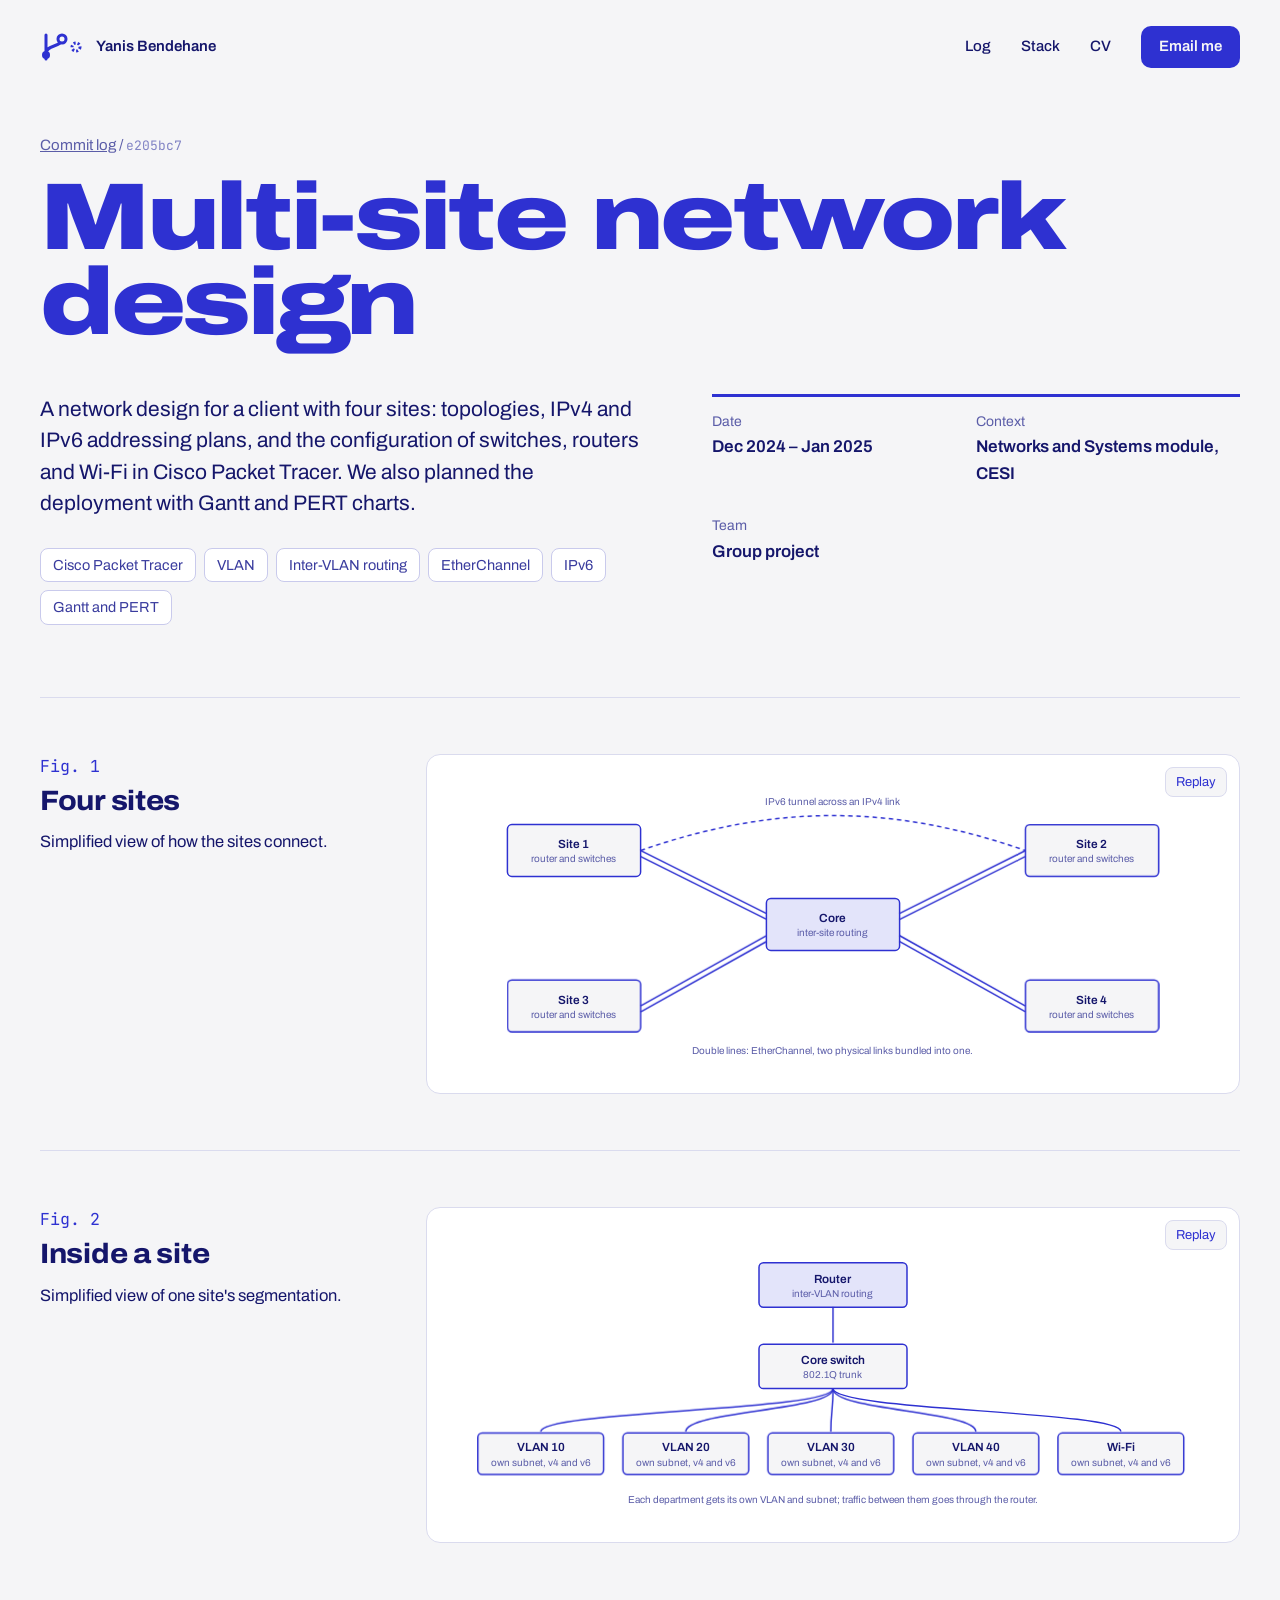
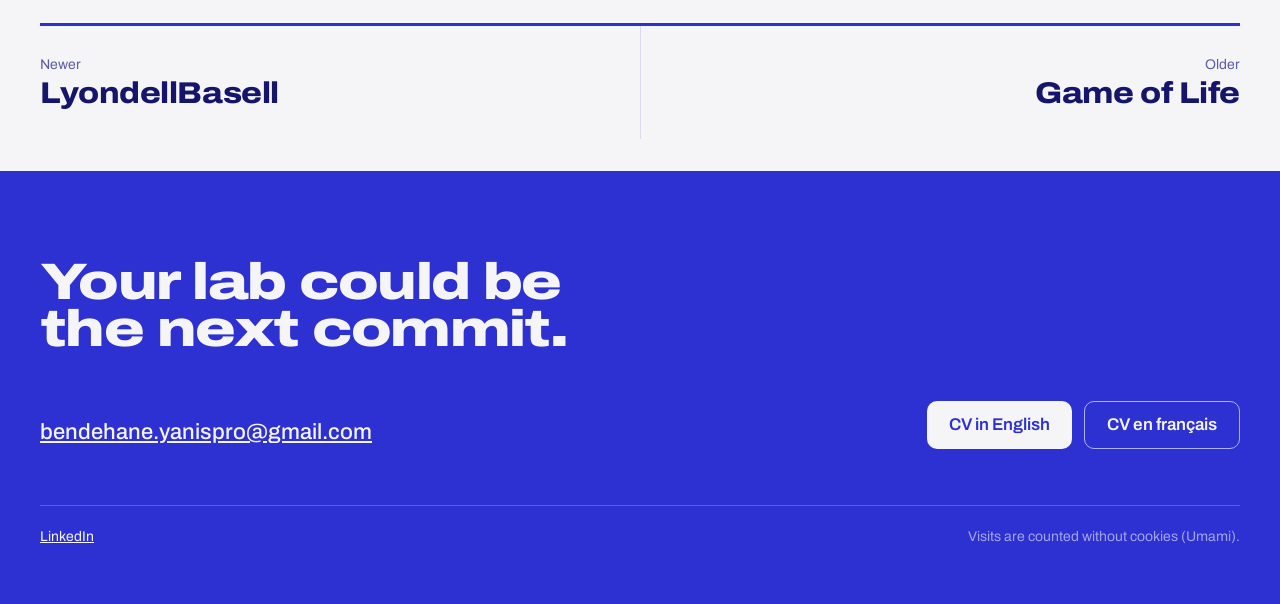
<file: projects/network.html>
<!doctype html>
<html lang="en">
<head>
<meta charset="utf-8">
<meta name="viewport" content="width=device-width, initial-scale=1">
<title>Multi-site network design, Yanis Bendehane</title>
<meta name="description" content="A network design for a client with four sites: topologies, IPv4 and IPv6 addressing plans, and the configuration of switches, routers and Wi-Fi in Cis">
<meta property="og:type" content="website">
<meta property="og:site_name" content="Yanis Bendehane">
<meta property="og:title" content="Multi-site network design, Yanis Bendehane">
<meta property="og:description" content="A network design for a client with four sites: topologies, IPv4 and IPv6 addressing plans, and the configuration of switches, routers and Wi-Fi in Cis">
<meta property="og:image" content="https://yyyanis.github.io/assets/og-v2.png">
<meta property="og:image:width" content="2400">
<meta property="og:image:height" content="1254">
<meta name="twitter:card" content="summary_large_image">
<link rel="icon" href="data:image/svg+xml,%3Csvg xmlns='http://www.w3.org/2000/svg' viewBox='0 0 32 32'%3E%3Crect width='32' height='32' rx='7' fill='%232E31D1'/%3E%3Cpath d='M10 26V6M10 21c0-7 12-6 12-12' fill='none' stroke='white' stroke-width='3' stroke-linecap='round'/%3E%3C/svg%3E">
<link rel="preconnect" href="https://fonts.googleapis.com"><link rel="preconnect" href="https://fonts.gstatic.com" crossorigin><link rel="stylesheet" href="https://fonts.googleapis.com/css2?family=Archivo:wdth,wght@62..125,300..900&family=JetBrains+Mono:wght@400;500&display=swap">
<link rel="stylesheet" href="../assets/site.css">
<script src="../assets/site.js" defer></script>
<script defer src="https://cloud.umami.is/script.js" data-website-id="d3bdd421-a42a-48f5-9f41-3edd822128b9" data-domains="yyyanis.github.io"></script>
</head>
<body>
<a class="skip" href="#main">Skip to content</a>
<header class="wrap top">
  <a class="brand" href="../index.html" aria-label="Yanis Bendehane, home"><svg width="44" height="28" viewBox="0 0 44 28" aria-hidden="true"><path d="M6 26V2M6 20C6 12 22 14 22 6" fill="none" stroke="#2E31D1" stroke-width="3" stroke-linecap="round"/><circle cx="6" cy="22" r="4" fill="#2E31D1"/><circle cx="22" cy="6" r="4" fill="#F5F5F7" stroke="#2E31D1" stroke-width="3"/><circle cx="36" cy="14" r="4" fill="#F5F5F7" stroke="#2E31D1" stroke-width="3" stroke-dasharray="2 2"/></svg><span>Yanis Bendehane</span></a>
  <nav aria-label="Main">
    <a href="../index.html#log">Log</a>
    <a href="../index.html#stack">Stack</a>
    <a href="#cv">CV</a>
    <a class="btn small" href="mailto:bendehane.yanispro@gmail.com" data-umami-event="email-click" data-umami-event-where="header">Email me</a>
  </nav>
</header>
<main id="main" class="wrap">
  <p class="crumb"><a href="../index.html#log">Commit log</a> <span aria-hidden="true">/</span> <span class="hash">e205bc7</span></p>
  <h1 class="title long" style="--w:10"><span>Multi-site network design</span></h1>
  
  <div class="case-head">
    <div><p class="lead">A network design for a client with four sites: topologies, IPv4 and IPv6 addressing plans, and the configuration of switches, routers and Wi-Fi in Cisco Packet Tracer. We also planned the deployment with Gantt and PERT charts.</p><ul class="chips" aria-label="Technologies"><li>Cisco Packet Tracer</li><li>VLAN</li><li>Inter-VLAN routing</li><li>EtherChannel</li><li>IPv6</li><li>Gantt and PERT</li></ul></div>
    <dl class="meta-grid"><div><dt>Date</dt><dd>Dec 2024 – Jan 2025</dd></div><div><dt>Context</dt><dd>Networks and Systems module, CESI</dd></div><div><dt>Team</dt><dd>Group project</dd></div></dl>
  </div>
  
    <section class="fig" aria-labelledby="f1">
      <div class="fig-text"><p class="fnum">Fig. 1</p><h2 id="f1">Four sites</h2><p>Simplified view of how the sites connect.</p></div>
      <figure class="fig-panel"><svg viewBox="0 0 1000 365" role="img" style="width:100%;height:auto;display:block;overflow:visible"><defs><marker id="ah" viewBox="0 0 10 10" refX="9" refY="5" markerWidth="8" markerHeight="8" orient="auto-start-reverse"><path d="M0 0L10 5L0 10z" fill="#2E31D1"/></marker></defs><rect class="draw" pathLength="1" x="410" y="140" width="180" height="70" rx="6" fill="#E3E4FA" stroke="#2E31D1" stroke-width="2" style="animation-delay:0.00s"/><text class="lbl" x="500.0" y="172.0" text-anchor="middle" style="animation-delay:0.35s">Core</text><text class="lbl sub" x="500.0" y="191.0" text-anchor="middle" style="animation-delay:0.40s">inter-site routing</text><rect class="draw" pathLength="1" x="60" y="40" width="180" height="70" rx="6" fill="#F5F5F7" stroke="#2E31D1" stroke-width="2" style="animation-delay:0.20s"/><text class="lbl" x="150.0" y="72.0" text-anchor="middle" style="animation-delay:0.55s">Site 1</text><text class="lbl sub" x="150.0" y="91.0" text-anchor="middle" style="animation-delay:0.60s">router and switches</text><path class="draw" pathLength="1" d="M240 75 L410 160" fill="none" stroke="#2E31D1" stroke-width="2" style="animation-delay:0.50s"/><path class="draw" pathLength="1" d="M240 83 L410 168" fill="none" stroke="#2E31D1" stroke-width="2" style="animation-delay:0.60s"/><rect class="draw" pathLength="1" x="760" y="40" width="180" height="70" rx="6" fill="#F5F5F7" stroke="#2E31D1" stroke-width="2" style="animation-delay:0.32s"/><text class="lbl" x="850.0" y="72.0" text-anchor="middle" style="animation-delay:0.67s">Site 2</text><text class="lbl sub" x="850.0" y="91.0" text-anchor="middle" style="animation-delay:0.72s">router and switches</text><path class="draw" pathLength="1" d="M760 75 L590 160" fill="none" stroke="#2E31D1" stroke-width="2" style="animation-delay:0.62s"/><path class="draw" pathLength="1" d="M760 83 L590 168" fill="none" stroke="#2E31D1" stroke-width="2" style="animation-delay:0.72s"/><rect class="draw" pathLength="1" x="60" y="250" width="180" height="70" rx="6" fill="#F5F5F7" stroke="#2E31D1" stroke-width="2" style="animation-delay:0.44s"/><text class="lbl" x="150.0" y="282.0" text-anchor="middle" style="animation-delay:0.79s">Site 3</text><text class="lbl sub" x="150.0" y="301.0" text-anchor="middle" style="animation-delay:0.84s">router and switches</text><path class="draw" pathLength="1" d="M240 285 L410 190" fill="none" stroke="#2E31D1" stroke-width="2" style="animation-delay:0.74s"/><path class="draw" pathLength="1" d="M240 293 L410 198" fill="none" stroke="#2E31D1" stroke-width="2" style="animation-delay:0.84s"/><rect class="draw" pathLength="1" x="760" y="250" width="180" height="70" rx="6" fill="#F5F5F7" stroke="#2E31D1" stroke-width="2" style="animation-delay:0.56s"/><text class="lbl" x="850.0" y="282.0" text-anchor="middle" style="animation-delay:0.91s">Site 4</text><text class="lbl sub" x="850.0" y="301.0" text-anchor="middle" style="animation-delay:0.96s">router and switches</text><path class="draw" pathLength="1" d="M760 285 L590 190" fill="none" stroke="#2E31D1" stroke-width="2" style="animation-delay:0.86s"/><path class="draw" pathLength="1" d="M760 293 L590 198" fill="none" stroke="#2E31D1" stroke-width="2" style="animation-delay:0.96s"/><path class="fade" d="M240 75 C420 12 580 12 760 75" fill="none" stroke="#2E31D1" stroke-width="2" stroke-dasharray="6 5" style="animation-delay:1.40s"/><text class="lbl sub" x="500" y="14" text-anchor="middle" style="animation-delay:1.60s">IPv6 tunnel across an IPv4 link</text><text class="lbl sub" x="500" y="350" text-anchor="middle" style="animation-delay:1.80s">Double lines: EtherChannel, two physical links bundled into one.</text></svg><button type="button" class="replay">Replay</button></figure>
    </section>
    <section class="fig" aria-labelledby="f2">
      <div class="fig-text"><p class="fnum">Fig. 2</p><h2 id="f2">Inside a site</h2><p>Simplified view of one site&#x27;s segmentation.</p></div>
      <figure class="fig-panel"><svg viewBox="0 0 1000 360" role="img" style="width:100%;height:auto;display:block;overflow:visible"><defs><marker id="ah" viewBox="0 0 10 10" refX="9" refY="5" markerWidth="8" markerHeight="8" orient="auto-start-reverse"><path d="M0 0L10 5L0 10z" fill="#2E31D1"/></marker></defs><rect class="draw" pathLength="1" x="400" y="20" width="200" height="60" rx="6" fill="#E3E4FA" stroke="#2E31D1" stroke-width="2" style="animation-delay:0.00s"/><text class="lbl" x="500.0" y="47.0" text-anchor="middle" style="animation-delay:0.35s">Router</text><text class="lbl sub" x="500.0" y="66.0" text-anchor="middle" style="animation-delay:0.40s">inter-VLAN routing</text><rect class="draw" pathLength="1" x="400" y="130" width="200" height="60" rx="6" fill="#F5F5F7" stroke="#2E31D1" stroke-width="2" style="animation-delay:0.30s"/><text class="lbl" x="500.0" y="157.0" text-anchor="middle" style="animation-delay:0.65s">Core switch</text><text class="lbl sub" x="500.0" y="176.0" text-anchor="middle" style="animation-delay:0.70s">802.1Q trunk</text><path class="draw" pathLength="1" d="M500 80 L500 128" fill="none" stroke="#2E31D1" stroke-width="2" style="animation-delay:0.50s"/><rect class="draw" pathLength="1" x="20" y="250" width="170" height="56" rx="6" fill="#F5F5F7" stroke="#2E31D1" stroke-width="2" style="animation-delay:0.70s"/><text class="lbl" x="105.0" y="275.0" text-anchor="middle" style="animation-delay:1.05s">VLAN 10</text><text class="lbl sub" x="105.0" y="294.0" text-anchor="middle" style="animation-delay:1.10s">own subnet, v4 and v6</text><path class="draw" pathLength="1" d="M500 190 C500 220 105 220 105 248" fill="none" stroke="#2E31D1" stroke-width="2" style="animation-delay:0.80s"/><rect class="draw" pathLength="1" x="216" y="250" width="170" height="56" rx="6" fill="#F5F5F7" stroke="#2E31D1" stroke-width="2" style="animation-delay:0.82s"/><text class="lbl" x="301.0" y="275.0" text-anchor="middle" style="animation-delay:1.17s">VLAN 20</text><text class="lbl sub" x="301.0" y="294.0" text-anchor="middle" style="animation-delay:1.22s">own subnet, v4 and v6</text><path class="draw" pathLength="1" d="M500 190 C500 220 301 220 301 248" fill="none" stroke="#2E31D1" stroke-width="2" style="animation-delay:0.92s"/><rect class="draw" pathLength="1" x="412" y="250" width="170" height="56" rx="6" fill="#F5F5F7" stroke="#2E31D1" stroke-width="2" style="animation-delay:0.94s"/><text class="lbl" x="497.0" y="275.0" text-anchor="middle" style="animation-delay:1.29s">VLAN 30</text><text class="lbl sub" x="497.0" y="294.0" text-anchor="middle" style="animation-delay:1.34s">own subnet, v4 and v6</text><path class="draw" pathLength="1" d="M500 190 C500 220 497 220 497 248" fill="none" stroke="#2E31D1" stroke-width="2" style="animation-delay:1.04s"/><rect class="draw" pathLength="1" x="608" y="250" width="170" height="56" rx="6" fill="#F5F5F7" stroke="#2E31D1" stroke-width="2" style="animation-delay:1.06s"/><text class="lbl" x="693.0" y="275.0" text-anchor="middle" style="animation-delay:1.41s">VLAN 40</text><text class="lbl sub" x="693.0" y="294.0" text-anchor="middle" style="animation-delay:1.46s">own subnet, v4 and v6</text><path class="draw" pathLength="1" d="M500 190 C500 220 693 220 693 248" fill="none" stroke="#2E31D1" stroke-width="2" style="animation-delay:1.16s"/><rect class="draw" pathLength="1" x="804" y="250" width="170" height="56" rx="6" fill="#F5F5F7" stroke="#2E31D1" stroke-width="2" style="animation-delay:1.18s"/><text class="lbl" x="889.0" y="275.0" text-anchor="middle" style="animation-delay:1.53s">Wi-Fi</text><text class="lbl sub" x="889.0" y="294.0" text-anchor="middle" style="animation-delay:1.58s">own subnet, v4 and v6</text><path class="draw" pathLength="1" d="M500 190 C500 220 889 220 889 248" fill="none" stroke="#2E31D1" stroke-width="2" style="animation-delay:1.28s"/><text class="lbl sub" x="500" y="345" text-anchor="middle" style="animation-delay:1.60s">Each department gets its own VLAN and subnet; traffic between them goes through the router.</text></svg><button type="button" class="replay">Replay</button></figure>
    </section>
  <nav class="pn" aria-label="Other projects"><a href="lyondellbasell.html"><small>Newer</small><strong>LyondellBasell</strong></a><a class="older" href="game-of-life.html"><small>Older</small><strong>Game of Life</strong></a></nav>
</main>
<footer id="cv" class="foot">
  <div class="wrap">
    <p class="foot-line ">Your lab could be<br>the next commit.</p>
    <div class="foot-row">
      <a class="foot-mail" href="mailto:bendehane.yanispro@gmail.com" data-umami-event="email-click" data-umami-event-where="footer">bendehane.yanispro@gmail.com</a>
      <div class="foot-btns">
        <a class="btn light" data-cv="en" data-umami-event="cv-download" data-umami-event-lang="en" data-umami-event-profile="general" href="../cv/Yanis_Bendehane_CV_00_general_en.pdf" download>CV in English</a>
        <a class="btn ghost" data-cv="fr" data-umami-event="cv-download" data-umami-event-lang="fr" data-umami-event-profile="general" href="../cv/Yanis_Bendehane_CV_00_general_fr.pdf" download>CV en français</a>
      </div>
    </div>
    <div class="foot-meta"><a href="https://www.linkedin.com/in/yanisb9/" data-umami-event="linkedin-click">LinkedIn</a><span class="foot-note">Visits are counted without cookies (Umami).</span></div>
  </div>
</footer>
<script>window.CV_FILES={"general": "00_general", "software": "01_software", "data": "02_data-ai", "embedded": "03_embedded-iot", "network": "04_networks-security", "web": "05_web-backend"};window.SITE_ROOT="../";</script>
</body>
</html>
</file>
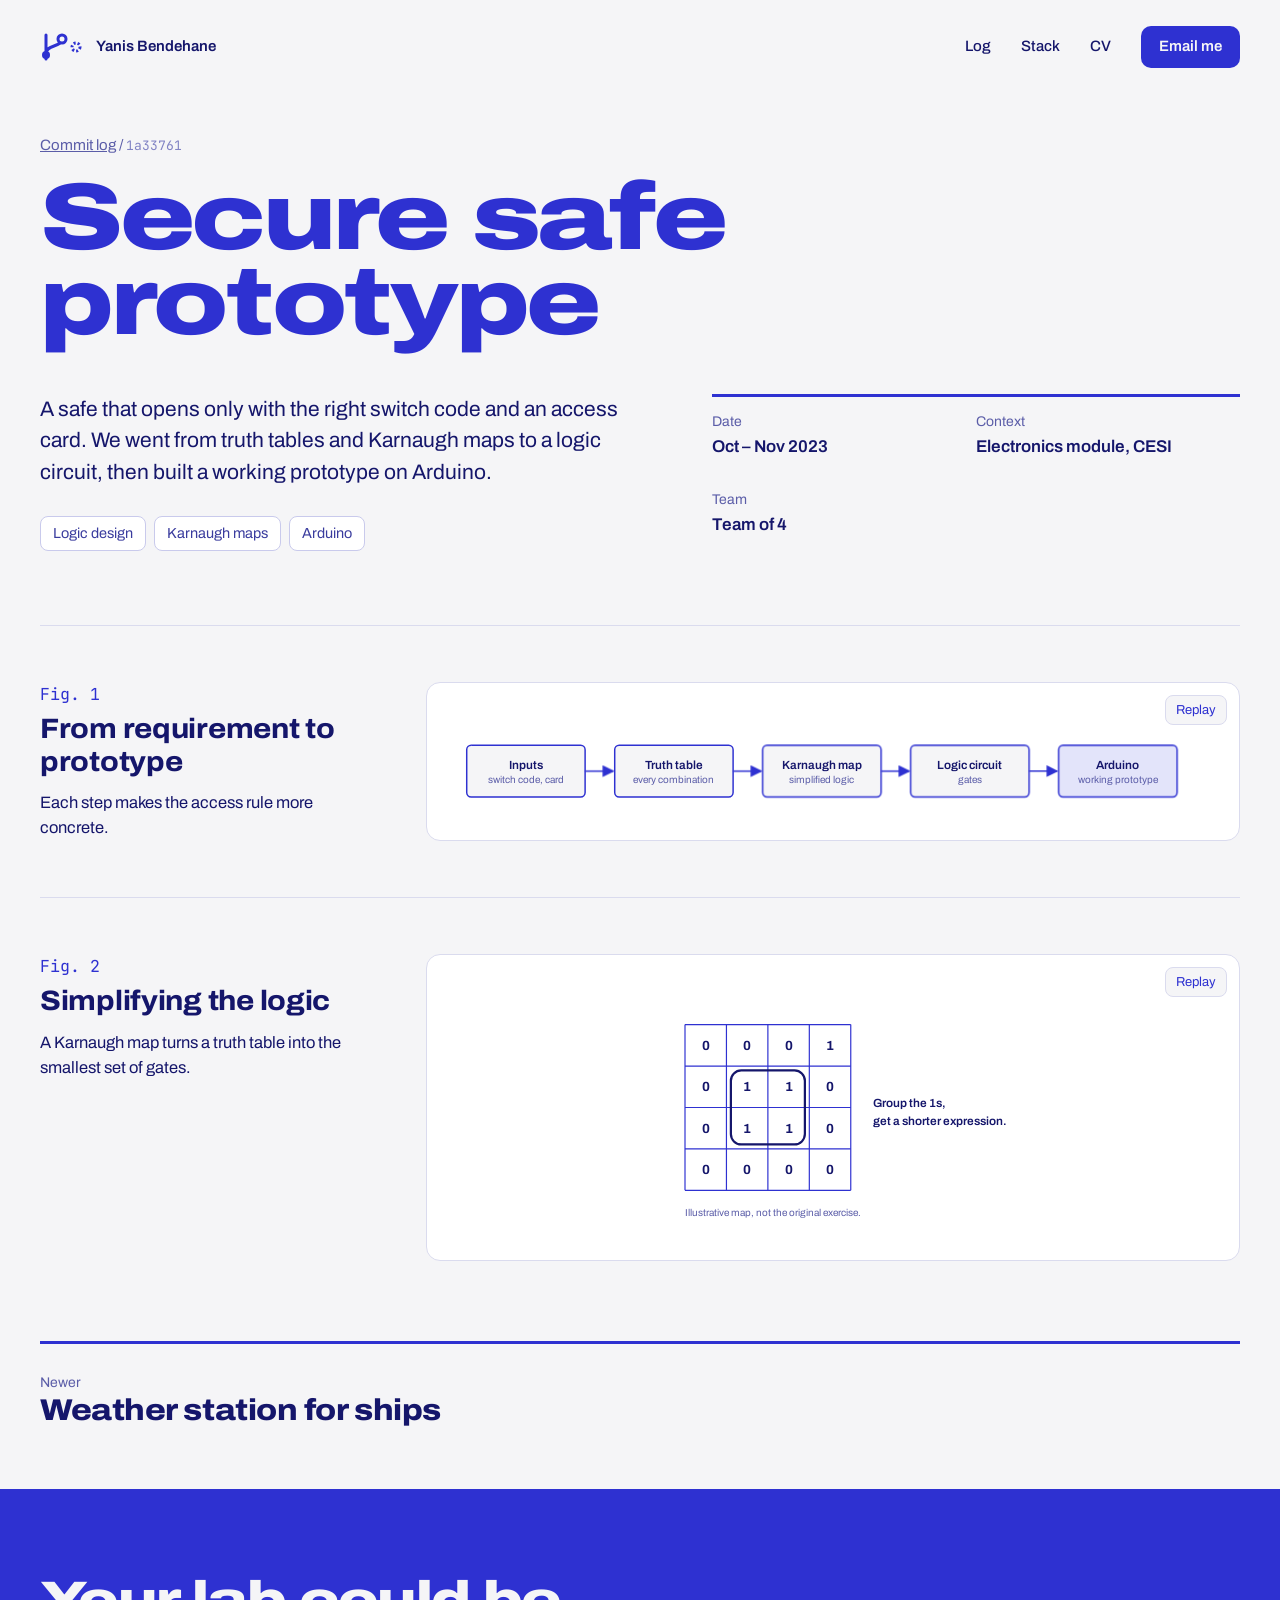
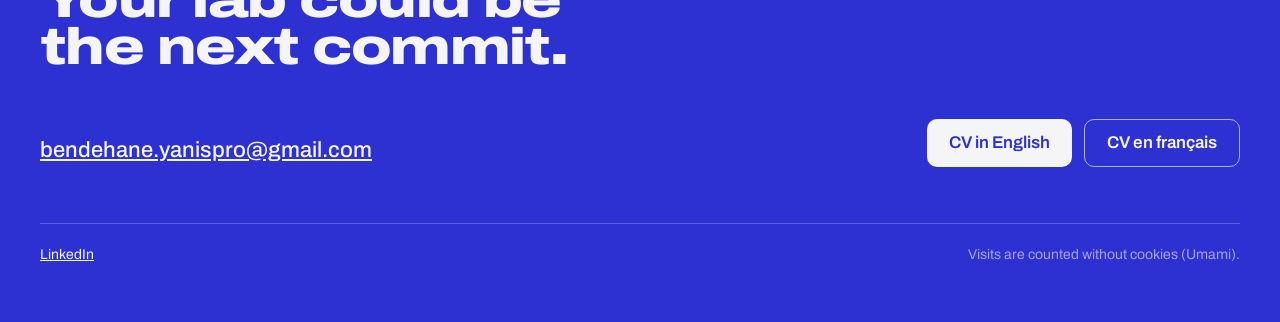
<file: projects/secure-safe.html>
<!doctype html>
<html lang="en">
<head>
<meta charset="utf-8">
<meta name="viewport" content="width=device-width, initial-scale=1">
<title>Secure safe prototype, Yanis Bendehane</title>
<meta name="description" content="A safe that opens only with the right switch code and an access card. We went from truth tables and Karnaugh maps to a logic circuit, then built a wor">
<meta property="og:type" content="website">
<meta property="og:site_name" content="Yanis Bendehane">
<meta property="og:title" content="Secure safe prototype, Yanis Bendehane">
<meta property="og:description" content="A safe that opens only with the right switch code and an access card. We went from truth tables and Karnaugh maps to a logic circuit, then built a wor">
<meta property="og:image" content="https://yyyanis.github.io/assets/og-v2.png">
<meta property="og:image:width" content="2400">
<meta property="og:image:height" content="1254">
<meta name="twitter:card" content="summary_large_image">
<link rel="icon" href="data:image/svg+xml,%3Csvg xmlns='http://www.w3.org/2000/svg' viewBox='0 0 32 32'%3E%3Crect width='32' height='32' rx='7' fill='%232E31D1'/%3E%3Cpath d='M10 26V6M10 21c0-7 12-6 12-12' fill='none' stroke='white' stroke-width='3' stroke-linecap='round'/%3E%3C/svg%3E">
<link rel="preconnect" href="https://fonts.googleapis.com"><link rel="preconnect" href="https://fonts.gstatic.com" crossorigin><link rel="stylesheet" href="https://fonts.googleapis.com/css2?family=Archivo:wdth,wght@62..125,300..900&family=JetBrains+Mono:wght@400;500&display=swap">
<link rel="stylesheet" href="../assets/site.css">
<script src="../assets/site.js" defer></script>
<script defer src="https://cloud.umami.is/script.js" data-website-id="d3bdd421-a42a-48f5-9f41-3edd822128b9" data-domains="yyyanis.github.io"></script>
</head>
<body>
<a class="skip" href="#main">Skip to content</a>
<header class="wrap top">
  <a class="brand" href="../index.html" aria-label="Yanis Bendehane, home"><svg width="44" height="28" viewBox="0 0 44 28" aria-hidden="true"><path d="M6 26V2M6 20C6 12 22 14 22 6" fill="none" stroke="#2E31D1" stroke-width="3" stroke-linecap="round"/><circle cx="6" cy="22" r="4" fill="#2E31D1"/><circle cx="22" cy="6" r="4" fill="#F5F5F7" stroke="#2E31D1" stroke-width="3"/><circle cx="36" cy="14" r="4" fill="#F5F5F7" stroke="#2E31D1" stroke-width="3" stroke-dasharray="2 2"/></svg><span>Yanis Bendehane</span></a>
  <nav aria-label="Main">
    <a href="../index.html#log">Log</a>
    <a href="../index.html#stack">Stack</a>
    <a href="#cv">CV</a>
    <a class="btn small" href="mailto:bendehane.yanispro@gmail.com" data-umami-event="email-click" data-umami-event-where="header">Email me</a>
  </nav>
</header>
<main id="main" class="wrap">
  <p class="crumb"><a href="../index.html#log">Commit log</a> <span aria-hidden="true">/</span> <span class="hash">1a33761</span></p>
  <h1 class="title long" style="--w:9"><span>Secure safe prototype</span></h1>
  
  <div class="case-head">
    <div><p class="lead">A safe that opens only with the right switch code and an access card. We went from truth tables and Karnaugh maps to a logic circuit, then built a working prototype on Arduino.</p><ul class="chips" aria-label="Technologies"><li>Logic design</li><li>Karnaugh maps</li><li>Arduino</li></ul></div>
    <dl class="meta-grid"><div><dt>Date</dt><dd>Oct – Nov 2023</dd></div><div><dt>Context</dt><dd>Electronics module, CESI</dd></div><div><dt>Team</dt><dd>Team of 4</dd></div></dl>
  </div>
  
    <section class="fig" aria-labelledby="f1">
      <div class="fig-text"><p class="fnum">Fig. 1</p><h2 id="f1">From requirement to prototype</h2><p>Each step makes the access rule more concrete.</p></div>
      <figure class="fig-panel"><svg viewBox="0 0 1000 120" role="img" style="width:100%;height:auto;display:block;overflow:visible"><defs><marker id="ah" viewBox="0 0 10 10" refX="9" refY="5" markerWidth="8" markerHeight="8" orient="auto-start-reverse"><path d="M0 0L10 5L0 10z" fill="#2E31D1"/></marker></defs><rect class="draw" pathLength="1" x="5" y="30" width="160" height="70" rx="6" fill="#F5F5F7" stroke="#2E31D1" stroke-width="2" style="animation-delay:0.00s"/><text class="lbl" x="85.0" y="62.0" text-anchor="middle" style="animation-delay:0.35s">Inputs</text><text class="lbl sub" x="85.0" y="81.0" text-anchor="middle" style="animation-delay:0.40s">switch code, card</text><rect class="draw" pathLength="1" x="205" y="30" width="160" height="70" rx="6" fill="#F5F5F7" stroke="#2E31D1" stroke-width="2" style="animation-delay:0.30s"/><text class="lbl" x="285.0" y="62.0" text-anchor="middle" style="animation-delay:0.65s">Truth table</text><text class="lbl sub" x="285.0" y="81.0" text-anchor="middle" style="animation-delay:0.70s">every combination</text><path class="draw" pathLength="1" d="M165 65 L203 65" fill="none" stroke="#2E31D1" stroke-width="2" marker-end="url(#ah)" style="animation-delay:0.20s"/><rect class="draw" pathLength="1" x="405" y="30" width="160" height="70" rx="6" fill="#F5F5F7" stroke="#2E31D1" stroke-width="2" style="animation-delay:0.60s"/><text class="lbl" x="485.0" y="62.0" text-anchor="middle" style="animation-delay:0.95s">Karnaugh map</text><text class="lbl sub" x="485.0" y="81.0" text-anchor="middle" style="animation-delay:1.00s">simplified logic</text><path class="draw" pathLength="1" d="M365 65 L403 65" fill="none" stroke="#2E31D1" stroke-width="2" marker-end="url(#ah)" style="animation-delay:0.50s"/><rect class="draw" pathLength="1" x="605" y="30" width="160" height="70" rx="6" fill="#F5F5F7" stroke="#2E31D1" stroke-width="2" style="animation-delay:0.90s"/><text class="lbl" x="685.0" y="62.0" text-anchor="middle" style="animation-delay:1.25s">Logic circuit</text><text class="lbl sub" x="685.0" y="81.0" text-anchor="middle" style="animation-delay:1.30s">gates</text><path class="draw" pathLength="1" d="M565 65 L603 65" fill="none" stroke="#2E31D1" stroke-width="2" marker-end="url(#ah)" style="animation-delay:0.80s"/><rect class="draw" pathLength="1" x="805" y="30" width="160" height="70" rx="6" fill="#E3E4FA" stroke="#2E31D1" stroke-width="2" style="animation-delay:1.20s"/><text class="lbl" x="885.0" y="62.0" text-anchor="middle" style="animation-delay:1.55s">Arduino</text><text class="lbl sub" x="885.0" y="81.0" text-anchor="middle" style="animation-delay:1.60s">working prototype</text><path class="draw" pathLength="1" d="M765 65 L803 65" fill="none" stroke="#2E31D1" stroke-width="2" marker-end="url(#ah)" style="animation-delay:1.10s"/></svg><button type="button" class="replay">Replay</button></figure>
    </section>
    <section class="fig" aria-labelledby="f2">
      <div class="fig-text"><p class="fnum">Fig. 2</p><h2 id="f2">Simplifying the logic</h2><p>A Karnaugh map turns a truth table into the smallest set of gates.</p></div>
      <figure class="fig-panel"><svg viewBox="0 0 1000 320" role="img" style="width:100%;height:auto;display:block;overflow:visible"><defs><marker id="ah" viewBox="0 0 10 10" refX="9" refY="5" markerWidth="8" markerHeight="8" orient="auto-start-reverse"><path d="M0 0L10 5L0 10z" fill="#2E31D1"/></marker></defs><path class="draw" pathLength="1" d="M300 40 L300 264" stroke="#2E31D1" stroke-width="1.6" style="animation-delay:0.00s"/><path class="draw" pathLength="1" d="M300 40 L524 40" stroke="#2E31D1" stroke-width="1.6" style="animation-delay:0.00s"/><path class="draw" pathLength="1" d="M356 40 L356 264" stroke="#2E31D1" stroke-width="1.6" style="animation-delay:0.05s"/><path class="draw" pathLength="1" d="M300 96 L524 96" stroke="#2E31D1" stroke-width="1.6" style="animation-delay:0.05s"/><path class="draw" pathLength="1" d="M412 40 L412 264" stroke="#2E31D1" stroke-width="1.6" style="animation-delay:0.10s"/><path class="draw" pathLength="1" d="M300 152 L524 152" stroke="#2E31D1" stroke-width="1.6" style="animation-delay:0.10s"/><path class="draw" pathLength="1" d="M468 40 L468 264" stroke="#2E31D1" stroke-width="1.6" style="animation-delay:0.15s"/><path class="draw" pathLength="1" d="M300 208 L524 208" stroke="#2E31D1" stroke-width="1.6" style="animation-delay:0.15s"/><path class="draw" pathLength="1" d="M524 40 L524 264" stroke="#2E31D1" stroke-width="1.6" style="animation-delay:0.20s"/><path class="draw" pathLength="1" d="M300 264 L524 264" stroke="#2E31D1" stroke-width="1.6" style="animation-delay:0.20s"/><text class="lbl big" x="328.0" y="74.0" text-anchor="middle" style="animation-delay:0.40s">0</text><text class="lbl big" x="384.0" y="74.0" text-anchor="middle" style="animation-delay:0.42s">0</text><text class="lbl big" x="440.0" y="74.0" text-anchor="middle" style="animation-delay:0.44s">0</text><text class="lbl big" x="496.0" y="74.0" text-anchor="middle" style="animation-delay:0.46s">1</text><text class="lbl big" x="328.0" y="130.0" text-anchor="middle" style="animation-delay:0.48s">0</text><text class="lbl big" x="384.0" y="130.0" text-anchor="middle" style="animation-delay:0.50s">1</text><text class="lbl big" x="440.0" y="130.0" text-anchor="middle" style="animation-delay:0.52s">1</text><text class="lbl big" x="496.0" y="130.0" text-anchor="middle" style="animation-delay:0.54s">0</text><text class="lbl big" x="328.0" y="186.0" text-anchor="middle" style="animation-delay:0.56s">0</text><text class="lbl big" x="384.0" y="186.0" text-anchor="middle" style="animation-delay:0.58s">1</text><text class="lbl big" x="440.0" y="186.0" text-anchor="middle" style="animation-delay:0.60s">1</text><text class="lbl big" x="496.0" y="186.0" text-anchor="middle" style="animation-delay:0.62s">0</text><text class="lbl big" x="328.0" y="242.0" text-anchor="middle" style="animation-delay:0.64s">0</text><text class="lbl big" x="384.0" y="242.0" text-anchor="middle" style="animation-delay:0.66s">0</text><text class="lbl big" x="440.0" y="242.0" text-anchor="middle" style="animation-delay:0.68s">0</text><text class="lbl big" x="496.0" y="242.0" text-anchor="middle" style="animation-delay:0.70s">0</text><rect class="draw" pathLength="1" x="362" y="102" width="100" height="100" rx="14" fill="none" stroke="#15166B" stroke-width="3" style="animation-delay:1s"/><text class="lbl" x="554" y="152" text-anchor="start" style="animation-delay:1.30s">Group the 1s,</text><text class="lbl" x="554" y="176" text-anchor="start" style="animation-delay:1.35s">get a shorter expression.</text><text class="lbl sub" x="300" y="298" text-anchor="start" style="animation-delay:1.50s">Illustrative map, not the original exercise.</text></svg><button type="button" class="replay">Replay</button></figure>
    </section>
  <nav class="pn" aria-label="Other projects"><a href="weather-station.html"><small>Newer</small><strong>Weather station for ships</strong></a><span></span></nav>
</main>
<footer id="cv" class="foot">
  <div class="wrap">
    <p class="foot-line ">Your lab could be<br>the next commit.</p>
    <div class="foot-row">
      <a class="foot-mail" href="mailto:bendehane.yanispro@gmail.com" data-umami-event="email-click" data-umami-event-where="footer">bendehane.yanispro@gmail.com</a>
      <div class="foot-btns">
        <a class="btn light" data-cv="en" data-umami-event="cv-download" data-umami-event-lang="en" data-umami-event-profile="general" href="../cv/Yanis_Bendehane_CV_00_general_en.pdf" download>CV in English</a>
        <a class="btn ghost" data-cv="fr" data-umami-event="cv-download" data-umami-event-lang="fr" data-umami-event-profile="general" href="../cv/Yanis_Bendehane_CV_00_general_fr.pdf" download>CV en français</a>
      </div>
    </div>
    <div class="foot-meta"><a href="https://www.linkedin.com/in/yanisb9/" data-umami-event="linkedin-click">LinkedIn</a><span class="foot-note">Visits are counted without cookies (Umami).</span></div>
  </div>
</footer>
<script>window.CV_FILES={"general": "00_general", "software": "01_software", "data": "02_data-ai", "embedded": "03_embedded-iot", "network": "04_networks-security", "web": "05_web-backend"};window.SITE_ROOT="../";</script>
</body>
</html>
</file>
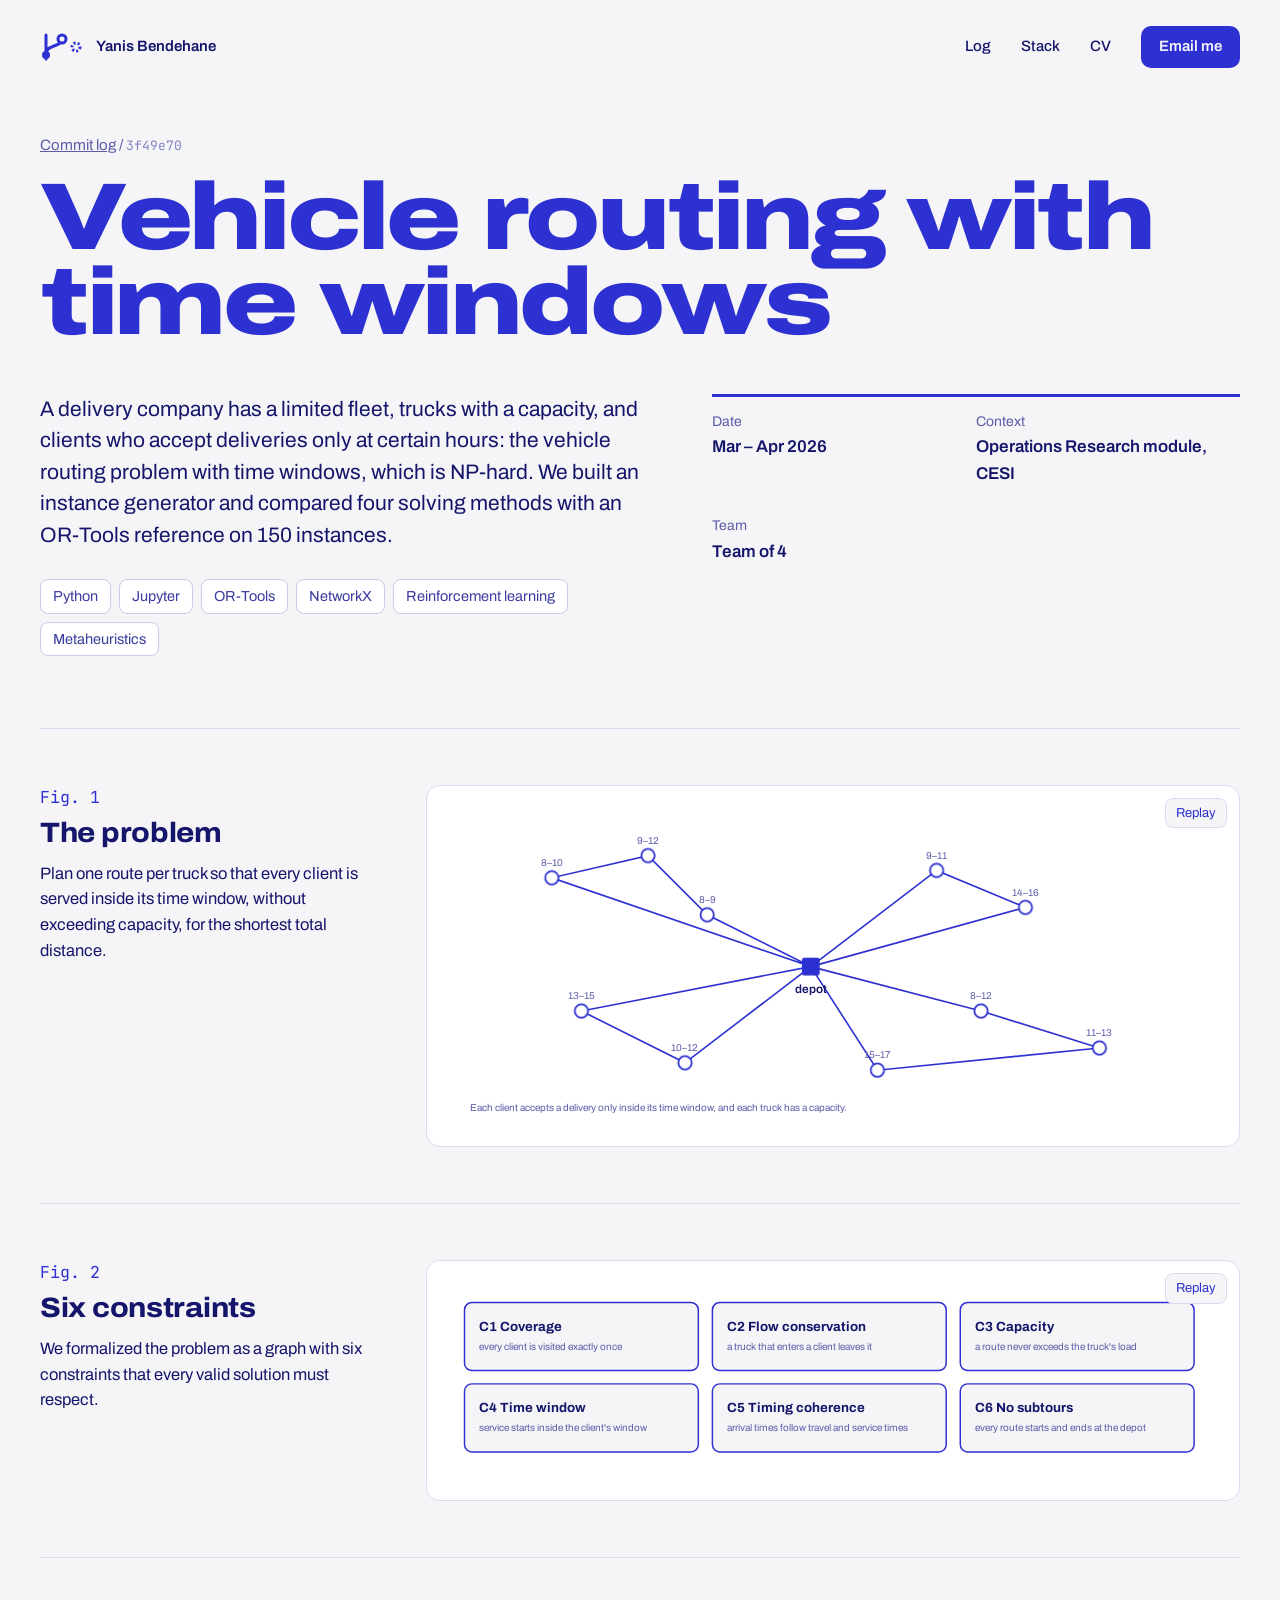
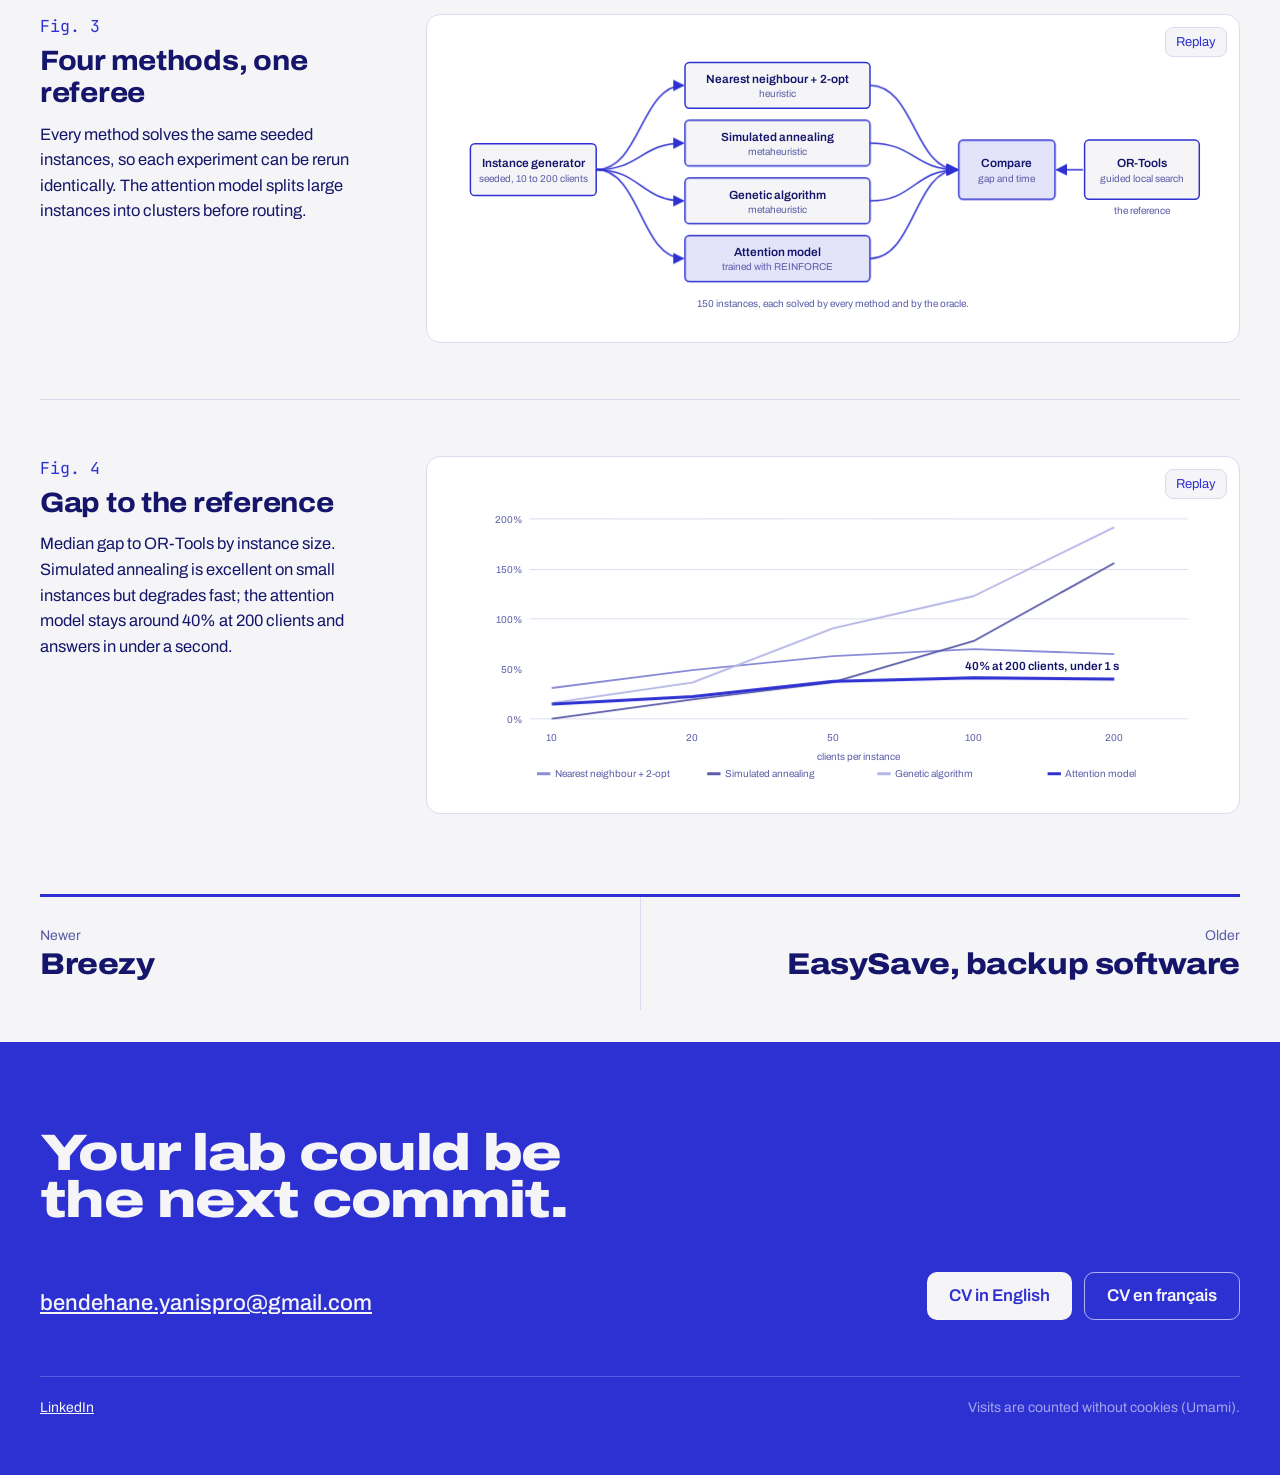
<file: projects/vrptw.html>
<!doctype html>
<html lang="en">
<head>
<meta charset="utf-8">
<meta name="viewport" content="width=device-width, initial-scale=1">
<title>Vehicle routing with time windows, Yanis Bendehane</title>
<meta name="description" content="A delivery company has a limited fleet, trucks with a capacity, and clients who accept deliveries only at certain hours: the vehicle routing problem w">
<meta property="og:type" content="website">
<meta property="og:site_name" content="Yanis Bendehane">
<meta property="og:title" content="Vehicle routing with time windows, Yanis Bendehane">
<meta property="og:description" content="A delivery company has a limited fleet, trucks with a capacity, and clients who accept deliveries only at certain hours: the vehicle routing problem w">
<meta property="og:image" content="https://yyyanis.github.io/assets/og-v2.png">
<meta property="og:image:width" content="2400">
<meta property="og:image:height" content="1254">
<meta name="twitter:card" content="summary_large_image">
<link rel="icon" href="data:image/svg+xml,%3Csvg xmlns='http://www.w3.org/2000/svg' viewBox='0 0 32 32'%3E%3Crect width='32' height='32' rx='7' fill='%232E31D1'/%3E%3Cpath d='M10 26V6M10 21c0-7 12-6 12-12' fill='none' stroke='white' stroke-width='3' stroke-linecap='round'/%3E%3C/svg%3E">
<link rel="preconnect" href="https://fonts.googleapis.com"><link rel="preconnect" href="https://fonts.gstatic.com" crossorigin><link rel="stylesheet" href="https://fonts.googleapis.com/css2?family=Archivo:wdth,wght@62..125,300..900&family=JetBrains+Mono:wght@400;500&display=swap">
<link rel="stylesheet" href="../assets/site.css">
<script src="../assets/site.js" defer></script>
<script defer src="https://cloud.umami.is/script.js" data-website-id="d3bdd421-a42a-48f5-9f41-3edd822128b9" data-domains="yyyanis.github.io"></script>
</head>
<body>
<a class="skip" href="#main">Skip to content</a>
<header class="wrap top">
  <a class="brand" href="../index.html" aria-label="Yanis Bendehane, home"><svg width="44" height="28" viewBox="0 0 44 28" aria-hidden="true"><path d="M6 26V2M6 20C6 12 22 14 22 6" fill="none" stroke="#2E31D1" stroke-width="3" stroke-linecap="round"/><circle cx="6" cy="22" r="4" fill="#2E31D1"/><circle cx="22" cy="6" r="4" fill="#F5F5F7" stroke="#2E31D1" stroke-width="3"/><circle cx="36" cy="14" r="4" fill="#F5F5F7" stroke="#2E31D1" stroke-width="3" stroke-dasharray="2 2"/></svg><span>Yanis Bendehane</span></a>
  <nav aria-label="Main">
    <a href="../index.html#log">Log</a>
    <a href="../index.html#stack">Stack</a>
    <a href="#cv">CV</a>
    <a class="btn small" href="mailto:bendehane.yanispro@gmail.com" data-umami-event="email-click" data-umami-event-where="header">Email me</a>
  </nav>
</header>
<main id="main" class="wrap">
  <p class="crumb"><a href="../index.html#log">Commit log</a> <span aria-hidden="true">/</span> <span class="hash">3f49e70</span></p>
  <h1 class="title long" style="--w:7"><span>Vehicle routing with time windows</span></h1>
  
  <div class="case-head">
    <div><p class="lead">A delivery company has a limited fleet, trucks with a capacity, and clients who accept deliveries only at certain hours: the vehicle routing problem with time windows, which is NP-hard. We built an instance generator and compared four solving methods with an OR-Tools reference on 150 instances.</p><ul class="chips" aria-label="Technologies"><li>Python</li><li>Jupyter</li><li>OR-Tools</li><li>NetworkX</li><li>Reinforcement learning</li><li>Metaheuristics</li></ul></div>
    <dl class="meta-grid"><div><dt>Date</dt><dd>Mar – Apr 2026</dd></div><div><dt>Context</dt><dd>Operations Research module, CESI</dd></div><div><dt>Team</dt><dd>Team of 4</dd></div></dl>
  </div>
  
    <section class="fig" aria-labelledby="f1">
      <div class="fig-text"><p class="fnum">Fig. 1</p><h2 id="f1">The problem</h2><p>Plan one route per truck so that every client is served inside its time window, without exceeding capacity, for the shortest total distance.</p></div>
      <figure class="fig-panel"><svg viewBox="0 0 1000 395" role="img" style="width:100%;height:auto;display:block;overflow:visible"><defs><marker id="ah" viewBox="0 0 10 10" refX="9" refY="5" markerWidth="8" markerHeight="8" orient="auto-start-reverse"><path d="M0 0L10 5L0 10z" fill="#2E31D1"/></marker></defs><path class="draw" pathLength="1" d="M470 190 L120 70 L250 40 L330 120 L470 190" fill="none" stroke="#2E31D1" stroke-width="2.2" style="animation-delay:0.60s"/><path class="draw" pathLength="1" d="M470 190 L160 250 L300 320 L470 190" fill="none" stroke="#2E31D1" stroke-width="2.2" style="animation-delay:1.00s"/><path class="draw" pathLength="1" d="M470 190 L640 60 L760 110 L470 190" fill="none" stroke="#2E31D1" stroke-width="2.2" style="animation-delay:1.40s"/><path class="draw" pathLength="1" d="M470 190 L700 250 L860 300 L560 330 L470 190" fill="none" stroke="#2E31D1" stroke-width="2.2" style="animation-delay:1.80s"/><circle class="pop" cx="120" cy="70" r="9" fill="#FFFFFF" stroke="#2E31D1" stroke-width="2.4" style="animation-delay:0.10s"/><text class="lbl sub" x="120" y="54" text-anchor="middle" style="animation-delay:0.30s">8–10</text><circle class="pop" cx="250" cy="40" r="9" fill="#FFFFFF" stroke="#2E31D1" stroke-width="2.4" style="animation-delay:0.14s"/><text class="lbl sub" x="250" y="24" text-anchor="middle" style="animation-delay:0.34s">9–12</text><circle class="pop" cx="330" cy="120" r="9" fill="#FFFFFF" stroke="#2E31D1" stroke-width="2.4" style="animation-delay:0.18s"/><text class="lbl sub" x="330" y="104" text-anchor="middle" style="animation-delay:0.38s">8–9</text><circle class="pop" cx="160" cy="250" r="9" fill="#FFFFFF" stroke="#2E31D1" stroke-width="2.4" style="animation-delay:0.22s"/><text class="lbl sub" x="160" y="234" text-anchor="middle" style="animation-delay:0.42s">13–15</text><circle class="pop" cx="300" cy="320" r="9" fill="#FFFFFF" stroke="#2E31D1" stroke-width="2.4" style="animation-delay:0.26s"/><text class="lbl sub" x="300" y="304" text-anchor="middle" style="animation-delay:0.46s">10–12</text><circle class="pop" cx="640" cy="60" r="9" fill="#FFFFFF" stroke="#2E31D1" stroke-width="2.4" style="animation-delay:0.30s"/><text class="lbl sub" x="640" y="44" text-anchor="middle" style="animation-delay:0.50s">9–11</text><circle class="pop" cx="760" cy="110" r="9" fill="#FFFFFF" stroke="#2E31D1" stroke-width="2.4" style="animation-delay:0.34s"/><text class="lbl sub" x="760" y="94" text-anchor="middle" style="animation-delay:0.54s">14–16</text><circle class="pop" cx="700" cy="250" r="9" fill="#FFFFFF" stroke="#2E31D1" stroke-width="2.4" style="animation-delay:0.38s"/><text class="lbl sub" x="700" y="234" text-anchor="middle" style="animation-delay:0.58s">8–12</text><circle class="pop" cx="860" cy="300" r="9" fill="#FFFFFF" stroke="#2E31D1" stroke-width="2.4" style="animation-delay:0.42s"/><text class="lbl sub" x="860" y="284" text-anchor="middle" style="animation-delay:0.62s">11–13</text><circle class="pop" cx="560" cy="330" r="9" fill="#FFFFFF" stroke="#2E31D1" stroke-width="2.4" style="animation-delay:0.46s"/><text class="lbl sub" x="560" y="314" text-anchor="middle" style="animation-delay:0.66s">15–17</text><rect class="pop" x="458" y="178" width="24" height="24" rx="3" fill="#2E31D1" style="animation-delay:0s"/><text class="lbl" x="470" y="226" text-anchor="middle" style="animation-delay:0.20s">depot</text><text class="lbl sub" x="10" y="385" text-anchor="start" style="animation-delay:2.40s">Each client accepts a delivery only inside its time window, and each truck has a capacity.</text></svg><button type="button" class="replay">Replay</button></figure>
    </section>
    <section class="fig" aria-labelledby="f2">
      <div class="fig-text"><p class="fnum">Fig. 2</p><h2 id="f2">Six constraints</h2><p>We formalized the problem as a graph with six constraints that every valid solution must respect.</p></div>
      <figure class="fig-panel"><svg viewBox="0 0 1000 230" role="img" style="width:100%;height:auto;display:block;overflow:visible"><defs><marker id="ah" viewBox="0 0 10 10" refX="9" refY="5" markerWidth="8" markerHeight="8" orient="auto-start-reverse"><path d="M0 0L10 5L0 10z" fill="#2E31D1"/></marker></defs><rect class="draw" pathLength="1" x="2" y="2" width="316" height="92" rx="10" fill="#F5F5F7" stroke="#2E31D1" stroke-width="2" style="animation-delay:0.00s"/><text class="lbl big" x="22" y="40" text-anchor="start" style="animation-delay:0.30s">C1  Coverage</text><text class="lbl sub" x="22" y="66" text-anchor="start" style="animation-delay:0.40s">every client is visited exactly once</text><rect class="draw" pathLength="1" x="337" y="2" width="316" height="92" rx="10" fill="#F5F5F7" stroke="#2E31D1" stroke-width="2" style="animation-delay:0.15s"/><text class="lbl big" x="357" y="40" text-anchor="start" style="animation-delay:0.45s">C2  Flow conservation</text><text class="lbl sub" x="357" y="66" text-anchor="start" style="animation-delay:0.55s">a truck that enters a client leaves it</text><rect class="draw" pathLength="1" x="672" y="2" width="316" height="92" rx="10" fill="#F5F5F7" stroke="#2E31D1" stroke-width="2" style="animation-delay:0.30s"/><text class="lbl big" x="692" y="40" text-anchor="start" style="animation-delay:0.60s">C3  Capacity</text><text class="lbl sub" x="692" y="66" text-anchor="start" style="animation-delay:0.70s">a route never exceeds the truck's load</text><rect class="draw" pathLength="1" x="2" y="112" width="316" height="92" rx="10" fill="#F5F5F7" stroke="#2E31D1" stroke-width="2" style="animation-delay:0.45s"/><text class="lbl big" x="22" y="150" text-anchor="start" style="animation-delay:0.75s">C4  Time window</text><text class="lbl sub" x="22" y="176" text-anchor="start" style="animation-delay:0.85s">service starts inside the client's window</text><rect class="draw" pathLength="1" x="337" y="112" width="316" height="92" rx="10" fill="#F5F5F7" stroke="#2E31D1" stroke-width="2" style="animation-delay:0.60s"/><text class="lbl big" x="357" y="150" text-anchor="start" style="animation-delay:0.90s">C5  Timing coherence</text><text class="lbl sub" x="357" y="176" text-anchor="start" style="animation-delay:1.00s">arrival times follow travel and service times</text><rect class="draw" pathLength="1" x="672" y="112" width="316" height="92" rx="10" fill="#F5F5F7" stroke="#2E31D1" stroke-width="2" style="animation-delay:0.75s"/><text class="lbl big" x="692" y="150" text-anchor="start" style="animation-delay:1.05s">C6  No subtours</text><text class="lbl sub" x="692" y="176" text-anchor="start" style="animation-delay:1.15s">every route starts and ends at the depot</text></svg><button type="button" class="replay">Replay</button></figure>
    </section>
    <section class="fig" aria-labelledby="f3">
      <div class="fig-text"><p class="fnum">Fig. 3</p><h2 id="f3">Four methods, one referee</h2><p>Every method solves the same seeded instances, so each experiment can be rerun identically. The attention model splits large instances into clusters before routing.</p></div>
      <figure class="fig-panel"><svg viewBox="0 0 1000 350" role="img" style="width:100%;height:auto;display:block;overflow:visible"><defs><marker id="ah" viewBox="0 0 10 10" refX="9" refY="5" markerWidth="8" markerHeight="8" orient="auto-start-reverse"><path d="M0 0L10 5L0 10z" fill="#2E31D1"/></marker></defs><rect class="draw" pathLength="1" x="10" y="120" width="170" height="70" rx="6" fill="#F5F5F7" stroke="#2E31D1" stroke-width="2" style="animation-delay:0.00s"/><text class="lbl" x="95.0" y="152.0" text-anchor="middle" style="animation-delay:0.35s">Instance generator</text><text class="lbl sub" x="95.0" y="171.0" text-anchor="middle" style="animation-delay:0.40s">seeded, 10 to 200 clients</text><rect class="draw" pathLength="1" x="300" y="10" width="250" height="62" rx="6" fill="#F5F5F7" stroke="#2E31D1" stroke-width="2" style="animation-delay:0.40s"/><text class="lbl" x="425.0" y="38.0" text-anchor="middle" style="animation-delay:0.75s">Nearest neighbour + 2-opt</text><text class="lbl sub" x="425.0" y="57.0" text-anchor="middle" style="animation-delay:0.80s">heuristic</text><path class="draw" pathLength="1" d="M180 155 C240 155 240 41 298 41" fill="none" stroke="#2E31D1" stroke-width="2" marker-end="url(#ah)" style="animation-delay:0.30s"/><path class="draw" pathLength="1" d="M550 41 C610 41 610 155 668 155" fill="none" stroke="#2E31D1" stroke-width="2" marker-end="url(#ah)" style="animation-delay:1.20s"/><rect class="draw" pathLength="1" x="300" y="88" width="250" height="62" rx="6" fill="#F5F5F7" stroke="#2E31D1" stroke-width="2" style="animation-delay:0.55s"/><text class="lbl" x="425.0" y="116.0" text-anchor="middle" style="animation-delay:0.90s">Simulated annealing</text><text class="lbl sub" x="425.0" y="135.0" text-anchor="middle" style="animation-delay:0.95s">metaheuristic</text><path class="draw" pathLength="1" d="M180 155 C240 155 240 119 298 119" fill="none" stroke="#2E31D1" stroke-width="2" marker-end="url(#ah)" style="animation-delay:0.45s"/><path class="draw" pathLength="1" d="M550 119 C610 119 610 155 668 155" fill="none" stroke="#2E31D1" stroke-width="2" marker-end="url(#ah)" style="animation-delay:1.30s"/><rect class="draw" pathLength="1" x="300" y="166" width="250" height="62" rx="6" fill="#F5F5F7" stroke="#2E31D1" stroke-width="2" style="animation-delay:0.70s"/><text class="lbl" x="425.0" y="194.0" text-anchor="middle" style="animation-delay:1.05s">Genetic algorithm</text><text class="lbl sub" x="425.0" y="213.0" text-anchor="middle" style="animation-delay:1.10s">metaheuristic</text><path class="draw" pathLength="1" d="M180 155 C240 155 240 197 298 197" fill="none" stroke="#2E31D1" stroke-width="2" marker-end="url(#ah)" style="animation-delay:0.60s"/><path class="draw" pathLength="1" d="M550 197 C610 197 610 155 668 155" fill="none" stroke="#2E31D1" stroke-width="2" marker-end="url(#ah)" style="animation-delay:1.40s"/><rect class="draw" pathLength="1" x="300" y="244" width="250" height="62" rx="6" fill="#E3E4FA" stroke="#2E31D1" stroke-width="2" style="animation-delay:0.85s"/><text class="lbl" x="425.0" y="272.0" text-anchor="middle" style="animation-delay:1.20s">Attention model</text><text class="lbl sub" x="425.0" y="291.0" text-anchor="middle" style="animation-delay:1.25s">trained with REINFORCE</text><path class="draw" pathLength="1" d="M180 155 C240 155 240 275 298 275" fill="none" stroke="#2E31D1" stroke-width="2" marker-end="url(#ah)" style="animation-delay:0.75s"/><path class="draw" pathLength="1" d="M550 275 C610 275 610 155 668 155" fill="none" stroke="#2E31D1" stroke-width="2" marker-end="url(#ah)" style="animation-delay:1.50s"/><rect class="draw" pathLength="1" x="670" y="115" width="130" height="80" rx="6" fill="#E3E4FA" stroke="#2E31D1" stroke-width="2" style="animation-delay:1.70s"/><text class="lbl" x="735.0" y="152.0" text-anchor="middle" style="animation-delay:2.05s">Compare</text><text class="lbl sub" x="735.0" y="171.0" text-anchor="middle" style="animation-delay:2.10s">gap and time</text><rect class="draw" pathLength="1" x="840" y="115" width="155" height="80" rx="6" fill="#F5F5F7" stroke="#2E31D1" stroke-width="2" style="animation-delay:1.90s"/><text class="lbl" x="917.5" y="152.0" text-anchor="middle" style="animation-delay:2.25s">OR-Tools</text><text class="lbl sub" x="917.5" y="171.0" text-anchor="middle" style="animation-delay:2.30s">guided local search</text><path class="draw" pathLength="1" d="M838 155 L802 155" fill="none" stroke="#2E31D1" stroke-width="2" marker-end="url(#ah)" style="animation-delay:2.10s"/><text class="lbl sub" x="917" y="215" text-anchor="middle" style="animation-delay:2.00s">the reference</text><text class="lbl sub" x="500" y="340" text-anchor="middle" style="animation-delay:2.30s">150 instances, each solved by every method and by the oracle.</text></svg><button type="button" class="replay">Replay</button></figure>
    </section>
    <section class="fig" aria-labelledby="f4">
      <div class="fig-text"><p class="fnum">Fig. 4</p><h2 id="f4">Gap to the reference</h2><p>Median gap to OR-Tools by instance size. Simulated annealing is excellent on small instances but degrades fast; the attention model stays around 40% at 200 clients and answers in under a second.</p></div>
      <figure class="fig-panel"><svg viewBox="0 0 1000 390" role="img" style="width:100%;height:auto;display:block;overflow:visible"><defs><marker id="ah" viewBox="0 0 10 10" refX="9" refY="5" markerWidth="8" markerHeight="8" orient="auto-start-reverse"><path d="M0 0L10 5L0 10z" fill="#2E31D1"/></marker></defs><path class="fade" d="M90 300.0 L980 300.0" stroke="#DADBEE" stroke-width="1" style="animation-delay:0s"/><text class="lbl sub" x="80" y="305.0" text-anchor="end" style="animation-delay:0.10s">0%</text><path class="fade" d="M90 232.5 L980 232.5" stroke="#DADBEE" stroke-width="1" style="animation-delay:0s"/><text class="lbl sub" x="80" y="237.5" text-anchor="end" style="animation-delay:0.10s">50%</text><path class="fade" d="M90 165.0 L980 165.0" stroke="#DADBEE" stroke-width="1" style="animation-delay:0s"/><text class="lbl sub" x="80" y="170.0" text-anchor="end" style="animation-delay:0.10s">100%</text><path class="fade" d="M90 97.5 L980 97.5" stroke="#DADBEE" stroke-width="1" style="animation-delay:0s"/><text class="lbl sub" x="80" y="102.5" text-anchor="end" style="animation-delay:0.10s">150%</text><path class="fade" d="M90 30.0 L980 30.0" stroke="#DADBEE" stroke-width="1" style="animation-delay:0s"/><text class="lbl sub" x="80" y="35.0" text-anchor="end" style="animation-delay:0.10s">200%</text><text class="lbl sub" x="120" y="330" text-anchor="middle" style="animation-delay:0.10s">10</text><text class="lbl sub" x="310" y="330" text-anchor="middle" style="animation-delay:0.10s">20</text><text class="lbl sub" x="500" y="330" text-anchor="middle" style="animation-delay:0.10s">50</text><text class="lbl sub" x="690" y="330" text-anchor="middle" style="animation-delay:0.10s">100</text><text class="lbl sub" x="880" y="330" text-anchor="middle" style="animation-delay:0.10s">200</text><text class="lbl sub" x="535" y="356" text-anchor="middle" style="animation-delay:0.20s">clients per instance</text><path class="draw" pathLength="1" d="M120 258.1 L310 233.8 L500 214.9 L690 205.5 L880 212.2" fill="none" stroke="#8A8CD6" stroke-width="2.5" stroke-linejoin="round" style="animation-delay:0.40s;animation-duration:1.4s"/><rect class="pop" x="100" y="372" width="18" height="4" fill="#8A8CD6" style="animation-delay:0.40s"/><text class="lbl sub" x="124" y="379" text-anchor="start" style="animation-delay:0.50s">Nearest neighbour + 2-opt</text><path class="draw" pathLength="1" d="M120 299.6 L310 273.7 L500 250.3 L690 194.7 L880 89.4" fill="none" stroke="#5B5DA8" stroke-width="2.5" stroke-linejoin="round" style="animation-delay:0.75s;animation-duration:1.4s"/><rect class="pop" x="330" y="372" width="18" height="4" fill="#5B5DA8" style="animation-delay:0.75s"/><text class="lbl sub" x="354" y="379" text-anchor="start" style="animation-delay:0.85s">Simulated annealing</text><path class="draw" pathLength="1" d="M120 278.4 L310 250.6 L500 177.4 L690 133.9 L880 40.8" fill="none" stroke="#B4B6E6" stroke-width="2.5" stroke-linejoin="round" style="animation-delay:1.10s;animation-duration:1.4s"/><rect class="pop" x="560" y="372" width="18" height="4" fill="#B4B6E6" style="animation-delay:1.10s"/><text class="lbl sub" x="584" y="379" text-anchor="start" style="animation-delay:1.20s">Genetic algorithm</text><path class="draw" pathLength="1" d="M120 279.9 L310 269.6 L500 249.0 L690 244.5 L880 246.1" fill="none" stroke="#2E31D1" stroke-width="4" stroke-linejoin="round" style="animation-delay:1.45s;animation-duration:1.4s"/><rect class="pop" x="790" y="372" width="18" height="4" fill="#2E31D1" style="animation-delay:1.45s"/><text class="lbl sub" x="814" y="379" text-anchor="start" style="animation-delay:1.55s">Attention model</text><text class="lbl" x="886" y="234.135" text-anchor="end" style="animation-delay:2.20s">40% at 200 clients, under 1 s</text></svg><button type="button" class="replay">Replay</button></figure>
    </section>
  <nav class="pn" aria-label="Other projects"><a href="breezy.html"><small>Newer</small><strong>Breezy</strong></a><a class="older" href="easysave.html"><small>Older</small><strong>EasySave, backup software</strong></a></nav>
</main>
<footer id="cv" class="foot">
  <div class="wrap">
    <p class="foot-line ">Your lab could be<br>the next commit.</p>
    <div class="foot-row">
      <a class="foot-mail" href="mailto:bendehane.yanispro@gmail.com" data-umami-event="email-click" data-umami-event-where="footer">bendehane.yanispro@gmail.com</a>
      <div class="foot-btns">
        <a class="btn light" data-cv="en" data-umami-event="cv-download" data-umami-event-lang="en" data-umami-event-profile="general" href="../cv/Yanis_Bendehane_CV_00_general_en.pdf" download>CV in English</a>
        <a class="btn ghost" data-cv="fr" data-umami-event="cv-download" data-umami-event-lang="fr" data-umami-event-profile="general" href="../cv/Yanis_Bendehane_CV_00_general_fr.pdf" download>CV en français</a>
      </div>
    </div>
    <div class="foot-meta"><a href="https://www.linkedin.com/in/yanisb9/" data-umami-event="linkedin-click">LinkedIn</a><span class="foot-note">Visits are counted without cookies (Umami).</span></div>
  </div>
</footer>
<script>window.CV_FILES={"general": "00_general", "software": "01_software", "data": "02_data-ai", "embedded": "03_embedded-iot", "network": "04_networks-security", "web": "05_web-backend"};window.SITE_ROOT="../";</script>
</body>
</html>
</file>
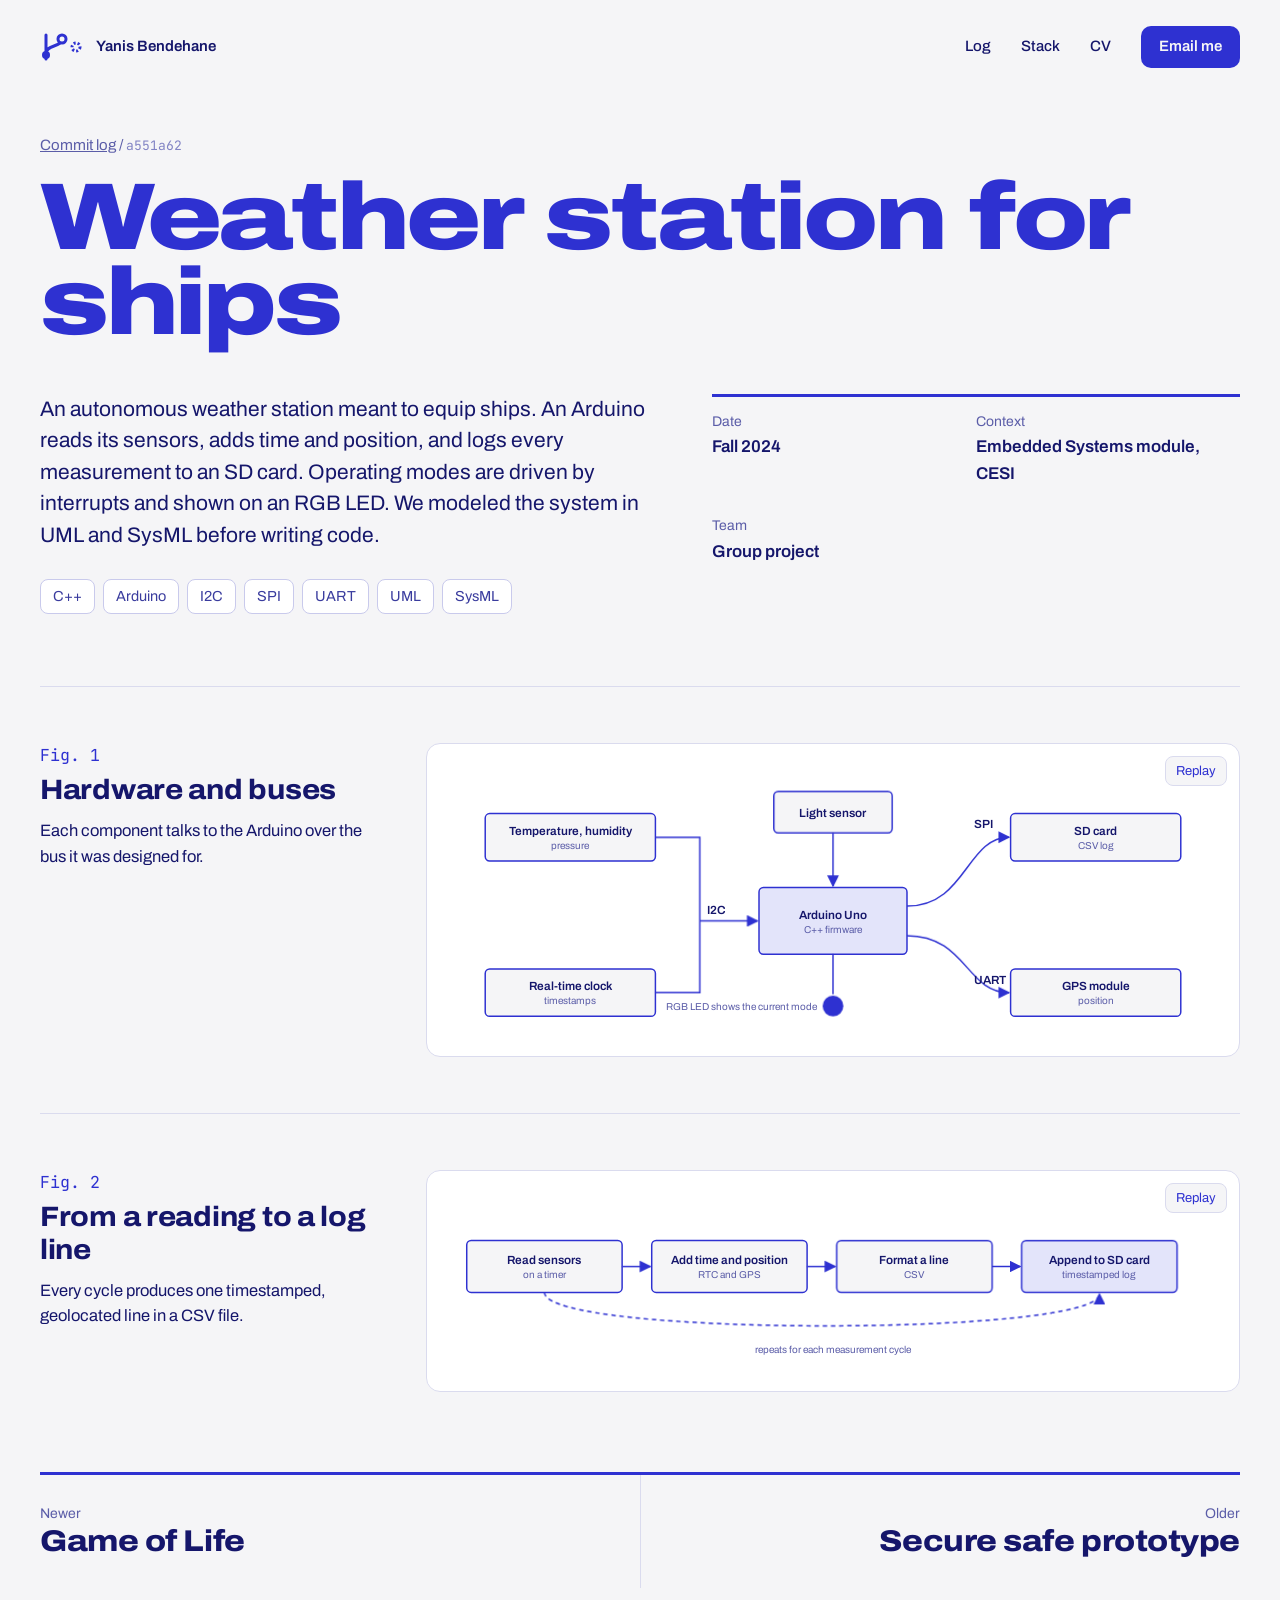
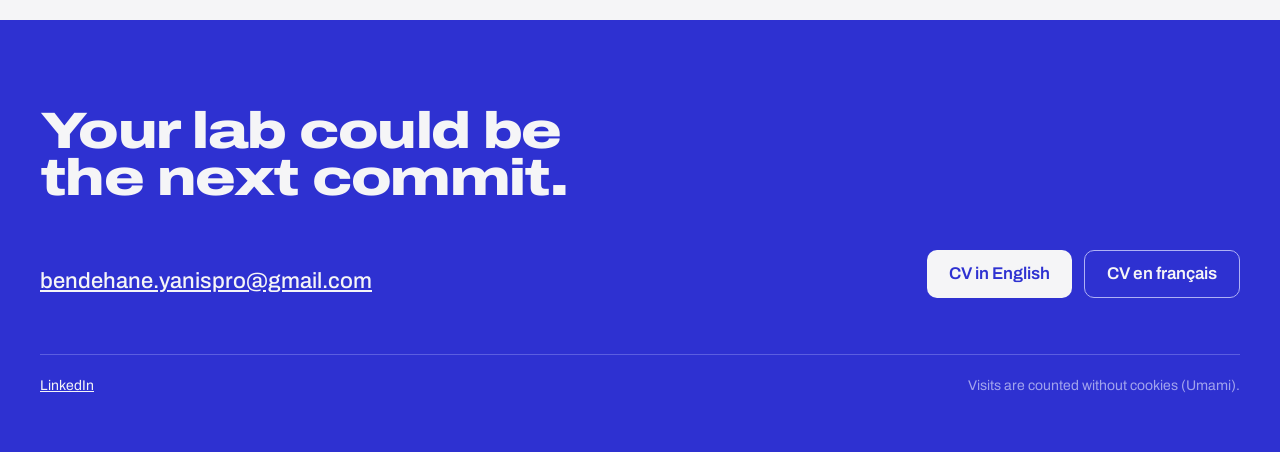
<file: projects/weather-station.html>
<!doctype html>
<html lang="en">
<head>
<meta charset="utf-8">
<meta name="viewport" content="width=device-width, initial-scale=1">
<title>Weather station for ships, Yanis Bendehane</title>
<meta name="description" content="An autonomous weather station meant to equip ships. An Arduino reads its sensors, adds time and position, and logs every measurement to an SD card. Op">
<meta property="og:type" content="website">
<meta property="og:site_name" content="Yanis Bendehane">
<meta property="og:title" content="Weather station for ships, Yanis Bendehane">
<meta property="og:description" content="An autonomous weather station meant to equip ships. An Arduino reads its sensors, adds time and position, and logs every measurement to an SD card. Op">
<meta property="og:image" content="https://yyyanis.github.io/assets/og-v2.png">
<meta property="og:image:width" content="2400">
<meta property="og:image:height" content="1254">
<meta name="twitter:card" content="summary_large_image">
<link rel="icon" href="data:image/svg+xml,%3Csvg xmlns='http://www.w3.org/2000/svg' viewBox='0 0 32 32'%3E%3Crect width='32' height='32' rx='7' fill='%232E31D1'/%3E%3Cpath d='M10 26V6M10 21c0-7 12-6 12-12' fill='none' stroke='white' stroke-width='3' stroke-linecap='round'/%3E%3C/svg%3E">
<link rel="preconnect" href="https://fonts.googleapis.com"><link rel="preconnect" href="https://fonts.gstatic.com" crossorigin><link rel="stylesheet" href="https://fonts.googleapis.com/css2?family=Archivo:wdth,wght@62..125,300..900&family=JetBrains+Mono:wght@400;500&display=swap">
<link rel="stylesheet" href="../assets/site.css">
<script src="../assets/site.js" defer></script>
<script defer src="https://cloud.umami.is/script.js" data-website-id="d3bdd421-a42a-48f5-9f41-3edd822128b9" data-domains="yyyanis.github.io"></script>
</head>
<body>
<a class="skip" href="#main">Skip to content</a>
<header class="wrap top">
  <a class="brand" href="../index.html" aria-label="Yanis Bendehane, home"><svg width="44" height="28" viewBox="0 0 44 28" aria-hidden="true"><path d="M6 26V2M6 20C6 12 22 14 22 6" fill="none" stroke="#2E31D1" stroke-width="3" stroke-linecap="round"/><circle cx="6" cy="22" r="4" fill="#2E31D1"/><circle cx="22" cy="6" r="4" fill="#F5F5F7" stroke="#2E31D1" stroke-width="3"/><circle cx="36" cy="14" r="4" fill="#F5F5F7" stroke="#2E31D1" stroke-width="3" stroke-dasharray="2 2"/></svg><span>Yanis Bendehane</span></a>
  <nav aria-label="Main">
    <a href="../index.html#log">Log</a>
    <a href="../index.html#stack">Stack</a>
    <a href="#cv">CV</a>
    <a class="btn small" href="mailto:bendehane.yanispro@gmail.com" data-umami-event="email-click" data-umami-event-where="header">Email me</a>
  </nav>
</header>
<main id="main" class="wrap">
  <p class="crumb"><a href="../index.html#log">Commit log</a> <span aria-hidden="true">/</span> <span class="hash">a551a62</span></p>
  <h1 class="title long" style="--w:7"><span>Weather station for ships</span></h1>
  
  <div class="case-head">
    <div><p class="lead">An autonomous weather station meant to equip ships. An Arduino reads its sensors, adds time and position, and logs every measurement to an SD card. Operating modes are driven by interrupts and shown on an RGB LED. We modeled the system in UML and SysML before writing code.</p><ul class="chips" aria-label="Technologies"><li>C++</li><li>Arduino</li><li>I2C</li><li>SPI</li><li>UART</li><li>UML</li><li>SysML</li></ul></div>
    <dl class="meta-grid"><div><dt>Date</dt><dd>Fall 2024</dd></div><div><dt>Context</dt><dd>Embedded Systems module, CESI</dd></div><div><dt>Team</dt><dd>Group project</dd></div></dl>
  </div>
  
    <section class="fig" aria-labelledby="f1">
      <div class="fig-text"><p class="fnum">Fig. 1</p><h2 id="f1">Hardware and buses</h2><p>Each component talks to the Arduino over the bus it was designed for.</p></div>
      <figure class="fig-panel"><svg viewBox="0 0 1000 330" role="img" style="width:100%;height:auto;display:block;overflow:visible"><defs><marker id="ah" viewBox="0 0 10 10" refX="9" refY="5" markerWidth="8" markerHeight="8" orient="auto-start-reverse"><path d="M0 0L10 5L0 10z" fill="#2E31D1"/></marker></defs><rect class="draw" pathLength="1" x="400" y="140" width="200" height="90" rx="6" fill="#E3E4FA" stroke="#2E31D1" stroke-width="2" style="animation-delay:0.00s"/><text class="lbl" x="500.0" y="182.0" text-anchor="middle" style="animation-delay:0.35s">Arduino Uno</text><text class="lbl sub" x="500.0" y="201.0" text-anchor="middle" style="animation-delay:0.40s">C++ firmware</text><rect class="draw" pathLength="1" x="30" y="40" width="230" height="64" rx="6" fill="#F5F5F7" stroke="#2E31D1" stroke-width="2" style="animation-delay:0.30s"/><text class="lbl" x="145.0" y="69.0" text-anchor="middle" style="animation-delay:0.65s">Temperature, humidity</text><text class="lbl sub" x="145.0" y="88.0" text-anchor="middle" style="animation-delay:0.70s">pressure</text><rect class="draw" pathLength="1" x="30" y="250" width="230" height="64" rx="6" fill="#F5F5F7" stroke="#2E31D1" stroke-width="2" style="animation-delay:0.40s"/><text class="lbl" x="145.0" y="279.0" text-anchor="middle" style="animation-delay:0.75s">Real-time clock</text><text class="lbl sub" x="145.0" y="298.0" text-anchor="middle" style="animation-delay:0.80s">timestamps</text><path class="draw" pathLength="1" d="M260 72 L320 72 L320 282 L260 282" fill="none" stroke="#2E31D1" stroke-width="2" style="animation-delay:0.60s"/><path class="draw" pathLength="1" d="M320 185 L398 185" fill="none" stroke="#2E31D1" stroke-width="2" marker-end="url(#ah)" style="animation-delay:0.70s"/><text class="lbl" x="330" y="176" text-anchor="start" style="animation-delay:0.90s">I2C</text><rect class="draw" pathLength="1" x="740" y="40" width="230" height="64" rx="6" fill="#F5F5F7" stroke="#2E31D1" stroke-width="2" style="animation-delay:0.40s"/><text class="lbl" x="855.0" y="69.0" text-anchor="middle" style="animation-delay:0.75s">SD card</text><text class="lbl sub" x="855.0" y="88.0" text-anchor="middle" style="animation-delay:0.80s">CSV log</text><path class="draw" pathLength="1" d="M600 165 C680 165 680 72 738 72" fill="none" stroke="#2E31D1" stroke-width="2" marker-end="url(#ah)" style="animation-delay:0.80s"/><text class="lbl" x="690" y="60" text-anchor="start" style="animation-delay:1.00s">SPI</text><rect class="draw" pathLength="1" x="740" y="250" width="230" height="64" rx="6" fill="#F5F5F7" stroke="#2E31D1" stroke-width="2" style="animation-delay:0.50s"/><text class="lbl" x="855.0" y="279.0" text-anchor="middle" style="animation-delay:0.85s">GPS module</text><text class="lbl sub" x="855.0" y="298.0" text-anchor="middle" style="animation-delay:0.90s">position</text><path class="draw" pathLength="1" d="M600 205 C680 205 680 282 738 282" fill="none" stroke="#2E31D1" stroke-width="2" marker-end="url(#ah)" style="animation-delay:0.90s"/><text class="lbl" x="690" y="270" text-anchor="start" style="animation-delay:1.00s">UART</text><rect class="draw" pathLength="1" x="420" y="10" width="160" height="56" rx="6" fill="#F5F5F7" stroke="#2E31D1" stroke-width="2" style="animation-delay:0.50s"/><text class="lbl" x="500.0" y="44.0" text-anchor="middle" style="animation-delay:0.85s">Light sensor</text><path class="draw" pathLength="1" d="M500 66 L500 138" fill="none" stroke="#2E31D1" stroke-width="2" marker-end="url(#ah)" style="animation-delay:0.90s"/><circle class="pop" cx="500" cy="300" r="14" fill="#2E31D1" style="animation-delay:1.2s"/><path class="draw" pathLength="1" d="M500 230 L500 284" fill="none" stroke="#2E31D1" stroke-width="2" style="animation-delay:1.10s"/><text class="lbl sub" x="478" y="305" text-anchor="end" style="animation-delay:1.30s">RGB LED shows the current mode</text></svg><button type="button" class="replay">Replay</button></figure>
    </section>
    <section class="fig" aria-labelledby="f2">
      <div class="fig-text"><p class="fnum">Fig. 2</p><h2 id="f2">From a reading to a log line</h2><p>Every cycle produces one timestamped, geolocated line in a CSV file.</p></div>
      <figure class="fig-panel"><svg viewBox="0 0 1000 205" role="img" style="width:100%;height:auto;display:block;overflow:visible"><defs><marker id="ah" viewBox="0 0 10 10" refX="9" refY="5" markerWidth="8" markerHeight="8" orient="auto-start-reverse"><path d="M0 0L10 5L0 10z" fill="#2E31D1"/></marker></defs><rect class="draw" pathLength="1" x="5" y="40" width="210" height="70" rx="6" fill="#F5F5F7" stroke="#2E31D1" stroke-width="2" style="animation-delay:0.00s"/><text class="lbl" x="110.0" y="72.0" text-anchor="middle" style="animation-delay:0.35s">Read sensors</text><text class="lbl sub" x="110.0" y="91.0" text-anchor="middle" style="animation-delay:0.40s">on a timer</text><rect class="draw" pathLength="1" x="255" y="40" width="210" height="70" rx="6" fill="#F5F5F7" stroke="#2E31D1" stroke-width="2" style="animation-delay:0.30s"/><text class="lbl" x="360.0" y="72.0" text-anchor="middle" style="animation-delay:0.65s">Add time and position</text><text class="lbl sub" x="360.0" y="91.0" text-anchor="middle" style="animation-delay:0.70s">RTC and GPS</text><path class="draw" pathLength="1" d="M215 75 L253 75" fill="none" stroke="#2E31D1" stroke-width="2" marker-end="url(#ah)" style="animation-delay:0.20s"/><rect class="draw" pathLength="1" x="505" y="40" width="210" height="70" rx="6" fill="#F5F5F7" stroke="#2E31D1" stroke-width="2" style="animation-delay:0.60s"/><text class="lbl" x="610.0" y="72.0" text-anchor="middle" style="animation-delay:0.95s">Format a line</text><text class="lbl sub" x="610.0" y="91.0" text-anchor="middle" style="animation-delay:1.00s">CSV</text><path class="draw" pathLength="1" d="M465 75 L503 75" fill="none" stroke="#2E31D1" stroke-width="2" marker-end="url(#ah)" style="animation-delay:0.50s"/><rect class="draw" pathLength="1" x="755" y="40" width="210" height="70" rx="6" fill="#E3E4FA" stroke="#2E31D1" stroke-width="2" style="animation-delay:0.90s"/><text class="lbl" x="860.0" y="72.0" text-anchor="middle" style="animation-delay:1.25s">Append to SD card</text><text class="lbl sub" x="860.0" y="91.0" text-anchor="middle" style="animation-delay:1.30s">timestamped log</text><path class="draw" pathLength="1" d="M715 75 L753 75" fill="none" stroke="#2E31D1" stroke-width="2" marker-end="url(#ah)" style="animation-delay:0.80s"/><path class="fade" d="M110 110 C110 170 860 170 860 112" fill="none" stroke="#2E31D1" stroke-width="2" stroke-dasharray="6 5" marker-end="url(#ah)" style="animation-delay:1.40s"/><text class="lbl sub" x="500" y="192" text-anchor="middle" style="animation-delay:1.60s">repeats for each measurement cycle</text></svg><button type="button" class="replay">Replay</button></figure>
    </section>
  <nav class="pn" aria-label="Other projects"><a href="game-of-life.html"><small>Newer</small><strong>Game of Life</strong></a><a class="older" href="secure-safe.html"><small>Older</small><strong>Secure safe prototype</strong></a></nav>
</main>
<footer id="cv" class="foot">
  <div class="wrap">
    <p class="foot-line ">Your lab could be<br>the next commit.</p>
    <div class="foot-row">
      <a class="foot-mail" href="mailto:bendehane.yanispro@gmail.com" data-umami-event="email-click" data-umami-event-where="footer">bendehane.yanispro@gmail.com</a>
      <div class="foot-btns">
        <a class="btn light" data-cv="en" data-umami-event="cv-download" data-umami-event-lang="en" data-umami-event-profile="general" href="../cv/Yanis_Bendehane_CV_00_general_en.pdf" download>CV in English</a>
        <a class="btn ghost" data-cv="fr" data-umami-event="cv-download" data-umami-event-lang="fr" data-umami-event-profile="general" href="../cv/Yanis_Bendehane_CV_00_general_fr.pdf" download>CV en français</a>
      </div>
    </div>
    <div class="foot-meta"><a href="https://www.linkedin.com/in/yanisb9/" data-umami-event="linkedin-click">LinkedIn</a><span class="foot-note">Visits are counted without cookies (Umami).</span></div>
  </div>
</footer>
<script>window.CV_FILES={"general": "00_general", "software": "01_software", "data": "02_data-ai", "embedded": "03_embedded-iot", "network": "04_networks-security", "web": "05_web-backend"};window.SITE_ROOT="../";</script>
</body>
</html>
</file>
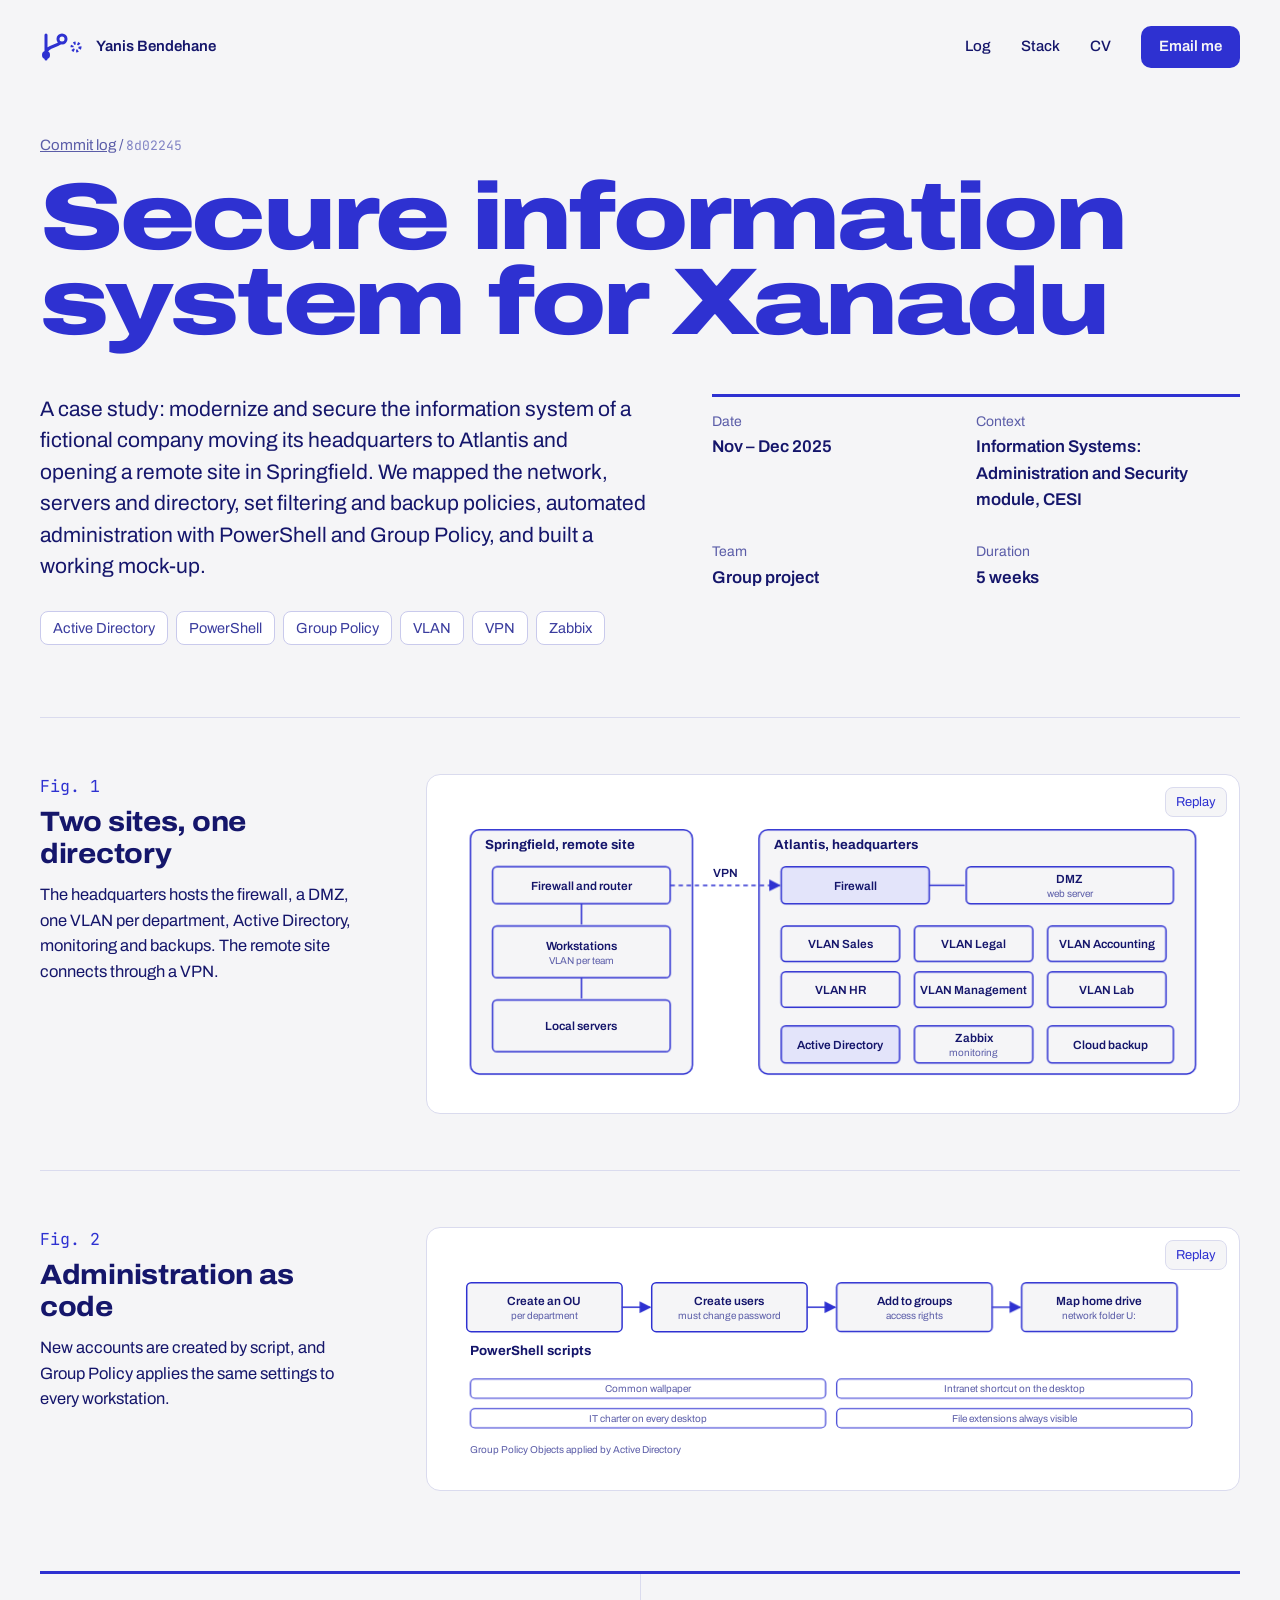
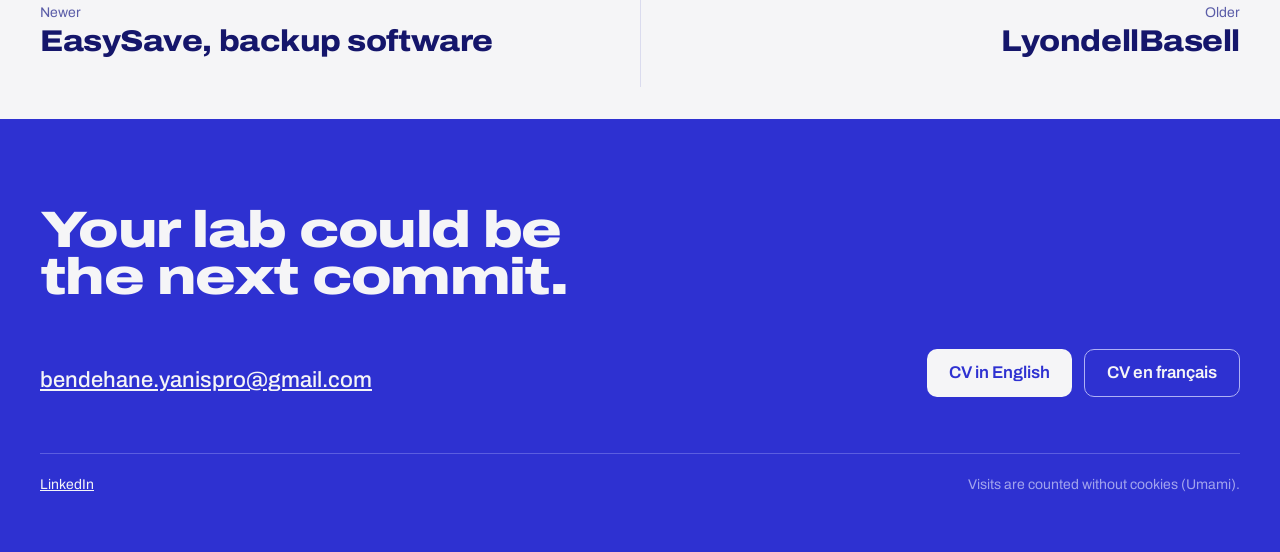
<file: projects/xanadu.html>
<!doctype html>
<html lang="en">
<head>
<meta charset="utf-8">
<meta name="viewport" content="width=device-width, initial-scale=1">
<title>Secure information system for Xanadu, Yanis Bendehane</title>
<meta name="description" content="A case study: modernize and secure the information system of a fictional company moving its headquarters to Atlantis and opening a remote site in Spri">
<meta property="og:type" content="website">
<meta property="og:site_name" content="Yanis Bendehane">
<meta property="og:title" content="Secure information system for Xanadu, Yanis Bendehane">
<meta property="og:description" content="A case study: modernize and secure the information system of a fictional company moving its headquarters to Atlantis and opening a remote site in Spri">
<meta property="og:image" content="https://yyyanis.github.io/assets/og-v2.png">
<meta property="og:image:width" content="2400">
<meta property="og:image:height" content="1254">
<meta name="twitter:card" content="summary_large_image">
<link rel="icon" href="data:image/svg+xml,%3Csvg xmlns='http://www.w3.org/2000/svg' viewBox='0 0 32 32'%3E%3Crect width='32' height='32' rx='7' fill='%232E31D1'/%3E%3Cpath d='M10 26V6M10 21c0-7 12-6 12-12' fill='none' stroke='white' stroke-width='3' stroke-linecap='round'/%3E%3C/svg%3E">
<link rel="preconnect" href="https://fonts.googleapis.com"><link rel="preconnect" href="https://fonts.gstatic.com" crossorigin><link rel="stylesheet" href="https://fonts.googleapis.com/css2?family=Archivo:wdth,wght@62..125,300..900&family=JetBrains+Mono:wght@400;500&display=swap">
<link rel="stylesheet" href="../assets/site.css">
<script src="../assets/site.js" defer></script>
<script defer src="https://cloud.umami.is/script.js" data-website-id="d3bdd421-a42a-48f5-9f41-3edd822128b9" data-domains="yyyanis.github.io"></script>
</head>
<body>
<a class="skip" href="#main">Skip to content</a>
<header class="wrap top">
  <a class="brand" href="../index.html" aria-label="Yanis Bendehane, home"><svg width="44" height="28" viewBox="0 0 44 28" aria-hidden="true"><path d="M6 26V2M6 20C6 12 22 14 22 6" fill="none" stroke="#2E31D1" stroke-width="3" stroke-linecap="round"/><circle cx="6" cy="22" r="4" fill="#2E31D1"/><circle cx="22" cy="6" r="4" fill="#F5F5F7" stroke="#2E31D1" stroke-width="3"/><circle cx="36" cy="14" r="4" fill="#F5F5F7" stroke="#2E31D1" stroke-width="3" stroke-dasharray="2 2"/></svg><span>Yanis Bendehane</span></a>
  <nav aria-label="Main">
    <a href="../index.html#log">Log</a>
    <a href="../index.html#stack">Stack</a>
    <a href="#cv">CV</a>
    <a class="btn small" href="mailto:bendehane.yanispro@gmail.com" data-umami-event="email-click" data-umami-event-where="header">Email me</a>
  </nav>
</header>
<main id="main" class="wrap">
  <p class="crumb"><a href="../index.html#log">Commit log</a> <span aria-hidden="true">/</span> <span class="hash">8d02245</span></p>
  <h1 class="title long" style="--w:11"><span>Secure information system for Xanadu</span></h1>
  
  <div class="case-head">
    <div><p class="lead">A case study: modernize and secure the information system of a fictional company moving its headquarters to Atlantis and opening a remote site in Springfield. We mapped the network, servers and directory, set filtering and backup policies, automated administration with PowerShell and Group Policy, and built a working mock-up.</p><ul class="chips" aria-label="Technologies"><li>Active Directory</li><li>PowerShell</li><li>Group Policy</li><li>VLAN</li><li>VPN</li><li>Zabbix</li></ul></div>
    <dl class="meta-grid"><div><dt>Date</dt><dd>Nov – Dec 2025</dd></div><div><dt>Context</dt><dd>Information Systems: Administration and Security module, CESI</dd></div><div><dt>Team</dt><dd>Group project</dd></div><div><dt>Duration</dt><dd>5 weeks</dd></div></dl>
  </div>
  
    <section class="fig" aria-labelledby="f1">
      <div class="fig-text"><p class="fnum">Fig. 1</p><h2 id="f1">Two sites, one directory</h2><p>The headquarters hosts the firewall, a DMZ, one VLAN per department, Active Directory, monitoring and backups. The remote site connects through a VPN.</p></div>
      <figure class="fig-panel"><svg viewBox="0 0 1000 365" role="img" style="width:100%;height:auto;display:block;overflow:visible"><defs><marker id="ah" viewBox="0 0 10 10" refX="9" refY="5" markerWidth="8" markerHeight="8" orient="auto-start-reverse"><path d="M0 0L10 5L0 10z" fill="#2E31D1"/></marker></defs><rect class="fade" pathLength="1" x="10" y="20" width="300" height="330" rx="12" fill="#F5F5F7" stroke="#2E31D1" stroke-width="2" stroke-dasharray="5 5" style="animation-delay:0.00s"/><text class="lbl big" x="30" y="46" text-anchor="start" style="animation-delay:0.20s">Springfield, remote site</text><rect class="fade" pathLength="1" x="400" y="20" width="590" height="330" rx="12" fill="#F5F5F7" stroke="#2E31D1" stroke-width="2" stroke-dasharray="5 5" style="animation-delay:0.10s"/><text class="lbl big" x="420" y="46" text-anchor="start" style="animation-delay:0.30s">Atlantis, headquarters</text><rect class="draw" pathLength="1" x="40" y="70" width="240" height="50" rx="6" fill="#F5F5F7" stroke="#2E31D1" stroke-width="2" style="animation-delay:0.40s"/><text class="lbl" x="160.0" y="101.0" text-anchor="middle" style="animation-delay:0.75s">Firewall and router</text><rect class="draw" pathLength="1" x="40" y="150" width="240" height="70" rx="6" fill="#F5F5F7" stroke="#2E31D1" stroke-width="2" style="animation-delay:0.50s"/><text class="lbl" x="160.0" y="182.0" text-anchor="middle" style="animation-delay:0.85s">Workstations</text><text class="lbl sub" x="160.0" y="201.0" text-anchor="middle" style="animation-delay:0.90s">VLAN per team</text><rect class="draw" pathLength="1" x="40" y="250" width="240" height="70" rx="6" fill="#F5F5F7" stroke="#2E31D1" stroke-width="2" style="animation-delay:0.60s"/><text class="lbl" x="160.0" y="291.0" text-anchor="middle" style="animation-delay:0.95s">Local servers</text><path class="draw" pathLength="1" d="M160 120 L160 148" fill="none" stroke="#2E31D1" stroke-width="2" style="animation-delay:0.60s"/><path class="draw" pathLength="1" d="M160 220 L160 248" fill="none" stroke="#2E31D1" stroke-width="2" style="animation-delay:0.70s"/><rect class="draw" pathLength="1" x="430" y="70" width="200" height="50" rx="6" fill="#E3E4FA" stroke="#2E31D1" stroke-width="2" style="animation-delay:0.80s"/><text class="lbl" x="530.0" y="101.0" text-anchor="middle" style="animation-delay:1.15s">Firewall</text><rect class="draw" pathLength="1" x="680" y="70" width="280" height="50" rx="6" fill="#F5F5F7" stroke="#2E31D1" stroke-width="2" style="animation-delay:0.90s"/><text class="lbl" x="820.0" y="92.0" text-anchor="middle" style="animation-delay:1.25s">DMZ</text><text class="lbl sub" x="820.0" y="111.0" text-anchor="middle" style="animation-delay:1.30s">web server</text><path class="draw" pathLength="1" d="M630 95 L678 95" fill="none" stroke="#2E31D1" stroke-width="2" style="animation-delay:1.00s"/><path class="fade" d="M280 95 C340 95 360 95 428 95" fill="none" stroke="#2E31D1" stroke-width="2" stroke-dasharray="6 5" marker-end="url(#ah)" style="animation-delay:1.10s"/><text class="lbl" x="355" y="84" text-anchor="middle" style="animation-delay:1.20s">VPN</text><rect class="draw" pathLength="1" x="430" y="150" width="160" height="48" rx="6" fill="#F5F5F7" stroke="#2E31D1" stroke-width="2" style="animation-delay:1.20s"/><text class="lbl" x="510.0" y="180.0" text-anchor="middle" style="animation-delay:1.55s">VLAN Sales</text><rect class="draw" pathLength="1" x="610" y="150" width="160" height="48" rx="6" fill="#F5F5F7" stroke="#2E31D1" stroke-width="2" style="animation-delay:1.28s"/><text class="lbl" x="690.0" y="180.0" text-anchor="middle" style="animation-delay:1.63s">VLAN Legal</text><rect class="draw" pathLength="1" x="790" y="150" width="160" height="48" rx="6" fill="#F5F5F7" stroke="#2E31D1" stroke-width="2" style="animation-delay:1.36s"/><text class="lbl" x="870.0" y="180.0" text-anchor="middle" style="animation-delay:1.71s">VLAN Accounting</text><rect class="draw" pathLength="1" x="430" y="212" width="160" height="48" rx="6" fill="#F5F5F7" stroke="#2E31D1" stroke-width="2" style="animation-delay:1.44s"/><text class="lbl" x="510.0" y="242.0" text-anchor="middle" style="animation-delay:1.79s">VLAN HR</text><rect class="draw" pathLength="1" x="610" y="212" width="160" height="48" rx="6" fill="#F5F5F7" stroke="#2E31D1" stroke-width="2" style="animation-delay:1.52s"/><text class="lbl" x="690.0" y="242.0" text-anchor="middle" style="animation-delay:1.87s">VLAN Management</text><rect class="draw" pathLength="1" x="790" y="212" width="160" height="48" rx="6" fill="#F5F5F7" stroke="#2E31D1" stroke-width="2" style="animation-delay:1.60s"/><text class="lbl" x="870.0" y="242.0" text-anchor="middle" style="animation-delay:1.95s">VLAN Lab</text><rect class="draw" pathLength="1" x="430" y="285" width="160" height="50" rx="6" fill="#E3E4FA" stroke="#2E31D1" stroke-width="2" style="animation-delay:1.80s"/><text class="lbl" x="510.0" y="316.0" text-anchor="middle" style="animation-delay:2.15s">Active Directory</text><rect class="draw" pathLength="1" x="610" y="285" width="160" height="50" rx="6" fill="#F5F5F7" stroke="#2E31D1" stroke-width="2" style="animation-delay:1.90s"/><text class="lbl" x="690.0" y="307.0" text-anchor="middle" style="animation-delay:2.25s">Zabbix</text><text class="lbl sub" x="690.0" y="326.0" text-anchor="middle" style="animation-delay:2.30s">monitoring</text><rect class="draw" pathLength="1" x="790" y="285" width="170" height="50" rx="6" fill="#F5F5F7" stroke="#2E31D1" stroke-width="2" style="animation-delay:2.00s"/><text class="lbl" x="875.0" y="316.0" text-anchor="middle" style="animation-delay:2.35s">Cloud backup</text></svg><button type="button" class="replay">Replay</button></figure>
    </section>
    <section class="fig" aria-labelledby="f2">
      <div class="fig-text"><p class="fnum">Fig. 2</p><h2 id="f2">Administration as code</h2><p>New accounts are created by script, and Group Policy applies the same settings to every workstation.</p></div>
      <figure class="fig-panel"><svg viewBox="0 0 1000 262" role="img" style="width:100%;height:auto;display:block;overflow:visible"><defs><marker id="ah" viewBox="0 0 10 10" refX="9" refY="5" markerWidth="8" markerHeight="8" orient="auto-start-reverse"><path d="M0 0L10 5L0 10z" fill="#2E31D1"/></marker></defs><rect class="draw" pathLength="1" x="5" y="20" width="210" height="66" rx="6" fill="#F5F5F7" stroke="#2E31D1" stroke-width="2" style="animation-delay:0.00s"/><text class="lbl" x="110.0" y="50.0" text-anchor="middle" style="animation-delay:0.35s">Create an OU</text><text class="lbl sub" x="110.0" y="69.0" text-anchor="middle" style="animation-delay:0.40s">per department</text><rect class="draw" pathLength="1" x="255" y="20" width="210" height="66" rx="6" fill="#F5F5F7" stroke="#2E31D1" stroke-width="2" style="animation-delay:0.30s"/><text class="lbl" x="360.0" y="50.0" text-anchor="middle" style="animation-delay:0.65s">Create users</text><text class="lbl sub" x="360.0" y="69.0" text-anchor="middle" style="animation-delay:0.70s">must change password</text><path class="draw" pathLength="1" d="M215 53 L253 53" fill="none" stroke="#2E31D1" stroke-width="2" marker-end="url(#ah)" style="animation-delay:0.20s"/><rect class="draw" pathLength="1" x="505" y="20" width="210" height="66" rx="6" fill="#F5F5F7" stroke="#2E31D1" stroke-width="2" style="animation-delay:0.60s"/><text class="lbl" x="610.0" y="50.0" text-anchor="middle" style="animation-delay:0.95s">Add to groups</text><text class="lbl sub" x="610.0" y="69.0" text-anchor="middle" style="animation-delay:1.00s">access rights</text><path class="draw" pathLength="1" d="M465 53 L503 53" fill="none" stroke="#2E31D1" stroke-width="2" marker-end="url(#ah)" style="animation-delay:0.50s"/><rect class="draw" pathLength="1" x="755" y="20" width="210" height="66" rx="6" fill="#F5F5F7" stroke="#2E31D1" stroke-width="2" style="animation-delay:0.90s"/><text class="lbl" x="860.0" y="50.0" text-anchor="middle" style="animation-delay:1.25s">Map home drive</text><text class="lbl sub" x="860.0" y="69.0" text-anchor="middle" style="animation-delay:1.30s">network folder U:</text><path class="draw" pathLength="1" d="M715 53 L753 53" fill="none" stroke="#2E31D1" stroke-width="2" marker-end="url(#ah)" style="animation-delay:0.80s"/><text class="lbl big" x="10" y="118" text-anchor="start" style="animation-delay:1.20s">PowerShell scripts</text><rect class="pop" x="10" y="150" width="480" height="26" rx="6" fill="#FFFFFF" stroke="#2E31D1" stroke-width="1.5" style="animation-delay:1.40s"/><text class="lbl sub" x="250.0" y="167.5" text-anchor="middle" style="animation-delay:1.45s">Common wallpaper</text><rect class="pop" x="505" y="150" width="480" height="26" rx="6" fill="#FFFFFF" stroke="#2E31D1" stroke-width="1.5" style="animation-delay:1.50s"/><text class="lbl sub" x="745.0" y="167.5" text-anchor="middle" style="animation-delay:1.55s">Intranet shortcut on the desktop</text><rect class="pop" x="10" y="190" width="480" height="26" rx="6" fill="#FFFFFF" stroke="#2E31D1" stroke-width="1.5" style="animation-delay:1.60s"/><text class="lbl sub" x="250.0" y="207.5" text-anchor="middle" style="animation-delay:1.65s">IT charter on every desktop</text><rect class="pop" x="505" y="190" width="480" height="26" rx="6" fill="#FFFFFF" stroke="#2E31D1" stroke-width="1.5" style="animation-delay:1.70s"/><text class="lbl sub" x="745.0" y="207.5" text-anchor="middle" style="animation-delay:1.75s">File extensions always visible</text><text class="lbl sub" x="10" y="250" text-anchor="start" style="animation-delay:2.00s">Group Policy Objects applied by Active Directory</text></svg><button type="button" class="replay">Replay</button></figure>
    </section>
  <nav class="pn" aria-label="Other projects"><a href="easysave.html"><small>Newer</small><strong>EasySave, backup software</strong></a><a class="older" href="lyondellbasell.html"><small>Older</small><strong>LyondellBasell</strong></a></nav>
</main>
<footer id="cv" class="foot">
  <div class="wrap">
    <p class="foot-line ">Your lab could be<br>the next commit.</p>
    <div class="foot-row">
      <a class="foot-mail" href="mailto:bendehane.yanispro@gmail.com" data-umami-event="email-click" data-umami-event-where="footer">bendehane.yanispro@gmail.com</a>
      <div class="foot-btns">
        <a class="btn light" data-cv="en" data-umami-event="cv-download" data-umami-event-lang="en" data-umami-event-profile="general" href="../cv/Yanis_Bendehane_CV_00_general_en.pdf" download>CV in English</a>
        <a class="btn ghost" data-cv="fr" data-umami-event="cv-download" data-umami-event-lang="fr" data-umami-event-profile="general" href="../cv/Yanis_Bendehane_CV_00_general_fr.pdf" download>CV en français</a>
      </div>
    </div>
    <div class="foot-meta"><a href="https://www.linkedin.com/in/yanisb9/" data-umami-event="linkedin-click">LinkedIn</a><span class="foot-note">Visits are counted without cookies (Umami).</span></div>
  </div>
</footer>
<script>window.CV_FILES={"general": "00_general", "software": "01_software", "data": "02_data-ai", "embedded": "03_embedded-iot", "network": "04_networks-security", "web": "05_web-backend"};window.SITE_ROOT="../";</script>
</body>
</html>
</file>
<file: assets/site.css>
:root{--gut:80px;--b:#2E31D1;--ink:#15166B;--mut:#5B5DA8;--rule:#DADBEE;--fill:#E3E4FA;--bg:#F5F5F7;--chip:#C9CAEC}
*{box-sizing:border-box}
html{scroll-behavior:smooth}
body{margin:0;background:var(--bg);color:var(--ink);font-family:'Archivo',system-ui,sans-serif;font-size:17px;line-height:1.55;-webkit-font-smoothing:antialiased}
a{color:var(--b)}
.skip{position:absolute;left:-999px;top:8px;background:var(--b);color:#fff;padding:8px 12px;border-radius:8px;z-index:10}
.skip:focus{left:8px}
.wrap{max-width:1400px;margin:0 auto;padding:0 40px}
a:focus-visible,button:focus-visible{outline:2px solid var(--b);outline-offset:3px;border-radius:4px}
.btn{display:inline-flex;align-items:center;min-height:48px;padding:0 22px;border-radius:10px;font-weight:600;text-decoration:none;white-space:nowrap}
.btn.small{min-height:42px;padding:0 18px;background:var(--b);color:var(--bg)}
.btn.light{background:var(--bg);color:var(--b)}
.btn.ghost{border:1.5px solid #AFB1F5;color:var(--bg)}
/* header */
.top{display:flex;justify-content:space-between;align-items:center;padding-top:26px;padding-bottom:26px;gap:24px}
.brand{display:flex;align-items:center;gap:12px;color:var(--ink);text-decoration:none;font-weight:600;font-size:15px}
.top nav{display:flex;gap:30px;align-items:center;font-size:15px;font-weight:500}
.top nav a:not(.btn){color:var(--ink);text-decoration:none}
.top nav a:not(.btn):hover{color:var(--b)}
/* hero */
.hero{padding-top:64px;padding-bottom:72px}
.name{font-weight:850;font-stretch:125%;font-variation-settings:'wdth' 125;font-size:min(160px,calc((min(100vw, 1400px) - var(--gut)) / 7.6));line-height:.86;letter-spacing:-.035em;margin:0;color:var(--b)}
.name span,.title span{display:block}
.hero-row{display:grid;grid-template-columns:minmax(0,1fr) minmax(0,1fr);gap:64px;margin-top:48px;align-items:end}
.intro{margin:0;font-size:22px;line-height:1.45;max-width:30ch;font-weight:450}
.looking{margin:0;max-width:44ch;justify-self:end}
.section{padding-bottom:96px}
.sec-head{display:flex;justify-content:space-between;align-items:baseline;gap:24px;border-bottom:3px solid var(--b);padding-bottom:14px;margin-bottom:0}
.sec-head h2{margin:0;font-size:40px;font-weight:800;font-variation-settings:'wdth' 112;letter-spacing:-.02em}
.sec-head p{margin:0;font-size:15px;color:var(--mut)}
/* log */
.log{position:relative;list-style:none;margin:0;padding:0;min-height:var(--h)}
.graph{position:absolute;left:0;top:0;overflow:visible;z-index:2;pointer-events:none}
.graph path{fill:none;stroke:var(--b);stroke-width:3;stroke-linecap:round}
.graph .headline{stroke-dasharray:6 7}
.dot-open{fill:var(--bg);stroke:var(--b);stroke-width:3}
.dot-open.dashed{stroke-dasharray:4 4}
.dot-fill{fill:var(--b)}
.dot-hole{fill:var(--bg)}
.row{position:relative;display:grid;grid-template-columns:150px 170px minmax(0,1fr) 260px;align-items:start;border-top:1px solid var(--rule);height:148px;padding-top:20px}
.row .meta{grid-column:2;display:flex;flex-direction:column;gap:2px}
.date{font-weight:600;font-size:15px}
.hash{font-family:'JetBrains Mono',monospace;font-size:13px;color:#8183C4}
.more{margin-top:8px;font-size:14px;font-weight:600;color:var(--b);text-decoration:underline;text-underline-offset:3px}
.body{grid-column:3;padding-right:32px}
.body h3{margin:0;font-size:20px;font-weight:650;line-height:1.3;display:flex;align-items:center;gap:12px;flex-wrap:wrap}
.row-link{color:inherit;text-decoration:none}
.row-link::after{content:"";position:absolute;inset:0;z-index:1}
.row:has(.row-link):hover{background:#EAEBFB;box-shadow:-12px 0 0 #EAEBFB,12px 0 0 #EAEBFB}
.row:has(.row-link):hover h3{text-decoration:underline;text-decoration-thickness:2px;text-underline-offset:4px}
.ctx{margin:2px 0 0;font-size:15px;color:var(--mut)}
.org{position:relative;z-index:2;color:inherit;text-decoration:underline;text-decoration-thickness:1px;text-underline-offset:3px;text-decoration-color:var(--chip);transition:color .15s,text-decoration-color .15s}
.org:hover{color:var(--b);text-decoration-color:var(--b)}
.row:has(.org:hover){background:none;box-shadow:none}
.row:has(.org:hover) h3{text-decoration:none}
.vh{position:absolute;width:1px;height:1px;overflow:hidden;clip:rect(0 0 0 0);white-space:nowrap}
.txt{margin:6px 0 0;font-size:15px;max-width:62ch}
.tags{grid-column:4;list-style:none;margin:0;padding:0;display:flex;flex-wrap:wrap;gap:6px;justify-content:flex-end;align-content:flex-start}
.tags li{font-size:13px;border:1px solid var(--chip);border-radius:6px;padding:2px 8px;color:#3A3C9E}
.ref{font-family:'JetBrains Mono',monospace;font-size:12px;font-weight:500;color:var(--bg);background:var(--b);border-radius:6px;padding:3px 8px}
.draft-ref{background:none;color:var(--b);border:1.5px dashed var(--b)}
.head h3{color:var(--b)}
.ms h3{font-size:17px;font-weight:600}
.stack{display:grid;grid-template-columns:repeat(5,minmax(0,1fr));gap:32px;padding-top:28px;font-size:16px}
.stack h3{margin:0 0 8px;font-size:15px;color:var(--mut);font-weight:600}
.stack p{margin:0}
/* footer */
.foot{background:var(--b);color:var(--bg);margin-top:32px}
.foot .wrap{padding-top:88px;padding-bottom:56px}
.foot-line{margin:0;font-weight:850;font-variation-settings:'wdth' 125;font-size:clamp(40px,6.4vw,92px);line-height:.92;letter-spacing:-.03em}
.foot-line:not(.big){font-size:clamp(36px,4vw,56px)}
.foot-row{display:flex;justify-content:space-between;align-items:flex-end;gap:32px;margin-top:48px;flex-wrap:wrap}
.foot-mail{color:var(--bg);font-size:22px;font-weight:500}
.foot-btns{display:flex;gap:12px;flex-wrap:wrap}
.foot-meta{display:flex;gap:28px;margin-top:56px;padding-top:20px;border-top:1px solid #5B5EE0;font-size:14px}
.foot-meta a{color:var(--bg)}
.foot-note{margin-left:auto;opacity:.75}
.foot-meta span{margin-left:auto;color:#C9CAF7}
/* project page */
.crumb{margin:40px 0 18px;font-size:15px;color:var(--mut)}
.crumb a{color:var(--mut)}
.title{font-weight:850;font-stretch:125%;font-variation-settings:'wdth' 125;font-size:min(150px,10.4vw,calc((min(100vw, 1400px) - var(--gut)) / (var(--w) * .82)));line-height:.9;letter-spacing:-.035em;margin:0;color:var(--b)}
.title.long{font-size:min(108px,7.4vw,calc((min(100vw, 1400px) - var(--gut)) / (var(--w) * .82)));font-size:max(34px,min(108px,7.4vw,calc((min(100vw, 1400px) - var(--gut)) / (var(--w) * .82))))}
.draft-note{display:inline-block;margin:20px 0 0;padding:6px 12px;border:1.5px dashed var(--b);border-radius:8px;color:var(--b);font-size:14px;font-weight:600}
.case-head{display:grid;grid-template-columns:minmax(0,1.15fr) minmax(0,1fr);gap:64px;margin:48px 0 72px;align-items:start}
.lead{margin:0;font-size:21px;line-height:1.5}
.chips{list-style:none;margin:28px 0 0;padding:0;display:flex;flex-wrap:wrap;gap:8px}
.chips li{font-size:14.5px;border:1.5px solid var(--chip);border-radius:8px;padding:5px 12px;color:#3A3C9E;background:#fff}
.meta-grid{display:grid;grid-template-columns:repeat(2,minmax(0,1fr));margin:0;border-top:3px solid var(--b)}
.meta-grid div{padding:14px 20px 14px 0}
.meta-grid dt{font-size:14px;color:var(--mut)}
.meta-grid dd{margin:2px 0 0;font-weight:600}
.fig{display:grid;grid-template-columns:330px minmax(0,1fr);gap:56px;padding:56px 0;border-top:1px solid var(--rule)}
.fnum{margin:0;font-family:'JetBrains Mono',monospace;font-size:14px;color:var(--b)}
.fig-text h2{margin:6px 0 12px;font-size:28px;line-height:1.15;font-weight:750;font-variation-settings:'wdth' 108;letter-spacing:-.01em}
.fig-text p{margin:0;font-size:16.5px}
.fig-panel{position:relative;margin:0;background:#fff;border:1.5px solid var(--rule);border-radius:14px;padding:40px 36px 28px}
.replay{position:absolute;top:12px;right:12px;font:inherit;font-size:13px;color:var(--b);background:var(--bg);border:1px solid var(--rule);border-radius:8px;padding:4px 10px;cursor:pointer}
.pn{display:grid;grid-template-columns:1fr 1fr;border-top:3px solid var(--b);margin-top:24px}
.pn a{display:block;padding:28px 0;text-decoration:none;color:var(--ink)}
.pn a.older{text-align:right;border-left:1px solid var(--rule);padding-left:24px}
.pn small{display:block;font-size:14px;color:var(--mut)}
.pn strong{font-size:30px;font-weight:800;font-variation-settings:'wdth' 112;letter-spacing:-.015em;line-height:1.15}
.pn a:hover strong{color:var(--b)}
/* figure text */
.lbl{font-family:'Archivo',sans-serif;font-size:16px;font-weight:600;fill:var(--ink)}
.lbl.sub{font-size:13.5px;font-weight:400;fill:var(--mut)}
.lbl.big{font-size:18px;font-weight:700}
.lbl.inv{font-size:13px;font-weight:500;fill:var(--bg)}

/* ---------- motion: everything is visible by default; JS adds .anim to hide, .play to run ---------- */
.anim .draw{stroke-dasharray:1;stroke-dashoffset:1}
.anim .fade,.anim .lbl,.anim .pop,.anim .row{opacity:0}
.anim .grow{transform:scaleX(0)}
.anim .name span,.anim .title span{clip-path:inset(0 100% 0 0)}
.anim .gen{opacity:0}
.play .draw{animation:draw 1s cubic-bezier(.6,0,.3,1) forwards}
.play .fade,.play .lbl,.play .row{animation:fadein .45s forwards}
.play .pop{transform-box:fill-box;transform-origin:center;animation:pop .4s cubic-bezier(.3,1.6,.5,1) forwards}
.play .grow{transform-box:fill-box;transform-origin:left center;animation:grow .7s cubic-bezier(.6,0,.3,1) forwards}
.play .name span,.play .title span{animation:wipe 1s cubic-bezier(.7,0,.2,1) forwards}
.play .name span+span{animation-delay:.18s}
.play .gen{animation-name:gen;animation-timing-function:steps(1,end);animation-iteration-count:infinite;animation-fill-mode:none}
.gen{opacity:0}.g0{opacity:1}.no-anim .gen{display:none}.no-anim .g0{display:inline}
@keyframes draw{to{stroke-dashoffset:0}}
@keyframes fadein{to{opacity:1}}
@keyframes pop{from{opacity:0;transform:scale(.2)}to{opacity:1;transform:none}}
@keyframes grow{to{transform:none}}
@keyframes wipe{to{clip-path:inset(0 0 0 0)}}
@keyframes gen{0%{opacity:1}3.57%{opacity:0}100%{opacity:0}}
@media (prefers-reduced-motion: reduce){.anim *{animation:none!important}.anim .draw{stroke-dashoffset:0}.anim .fade,.anim .lbl,.anim .pop,.anim .row{opacity:1}.anim .grow{transform:none}.anim .name span,.anim .title span{clip-path:none}.replay{display:none}}

/* ---------- small screens ---------- */
@media (max-width:900px){
  :root{--gut:32px}
  .wrap{padding:0 16px}
  .top nav{gap:16px}.top nav a:not(.btn){display:none}
  .hero{padding-top:32px;padding-bottom:48px}
  .hero-row,.case-head{grid-template-columns:1fr;gap:24px}
  .looking{justify-self:start}
  .sec-head{flex-direction:column;gap:4px}
  .graph{display:none}
  .log{min-height:0;border-left:3px solid var(--b);margin-left:8px}
  .row{height:auto;grid-template-columns:1fr;padding:18px 0 20px 22px;gap:4px}
  .row::before{content:"";position:absolute;left:-10px;top:24px;width:11px;height:11px;border-radius:50%;background:var(--bg);border:3px solid var(--b)}
  .row .meta{grid-column:1;flex-direction:row;gap:12px;align-items:baseline;flex-wrap:wrap}
  .more{margin:0}
  .body{grid-column:1;padding:0}
  .tags{grid-column:1;justify-content:flex-start;margin-top:8px}
  .row:has(.row-link):hover{box-shadow:none}
  .stack{grid-template-columns:1fr 1fr;gap:24px}
  .fig{grid-template-columns:1fr;gap:20px;padding:40px 0}
  .fig-panel{padding:36px 12px 16px;overflow-x:auto}
  .fig-panel svg{min-width:620px}
  .fig-panel{-webkit-mask-image:linear-gradient(90deg,#000 85%,transparent);mask-image:linear-gradient(90deg,#000 85%,transparent)}
  .pn{grid-template-columns:1fr}.pn a.older{border-left:0;border-top:1px solid var(--rule);padding-left:0;text-align:left}
  .foot-meta{flex-wrap:wrap}.foot-meta span{margin-left:0}
}
</file>
